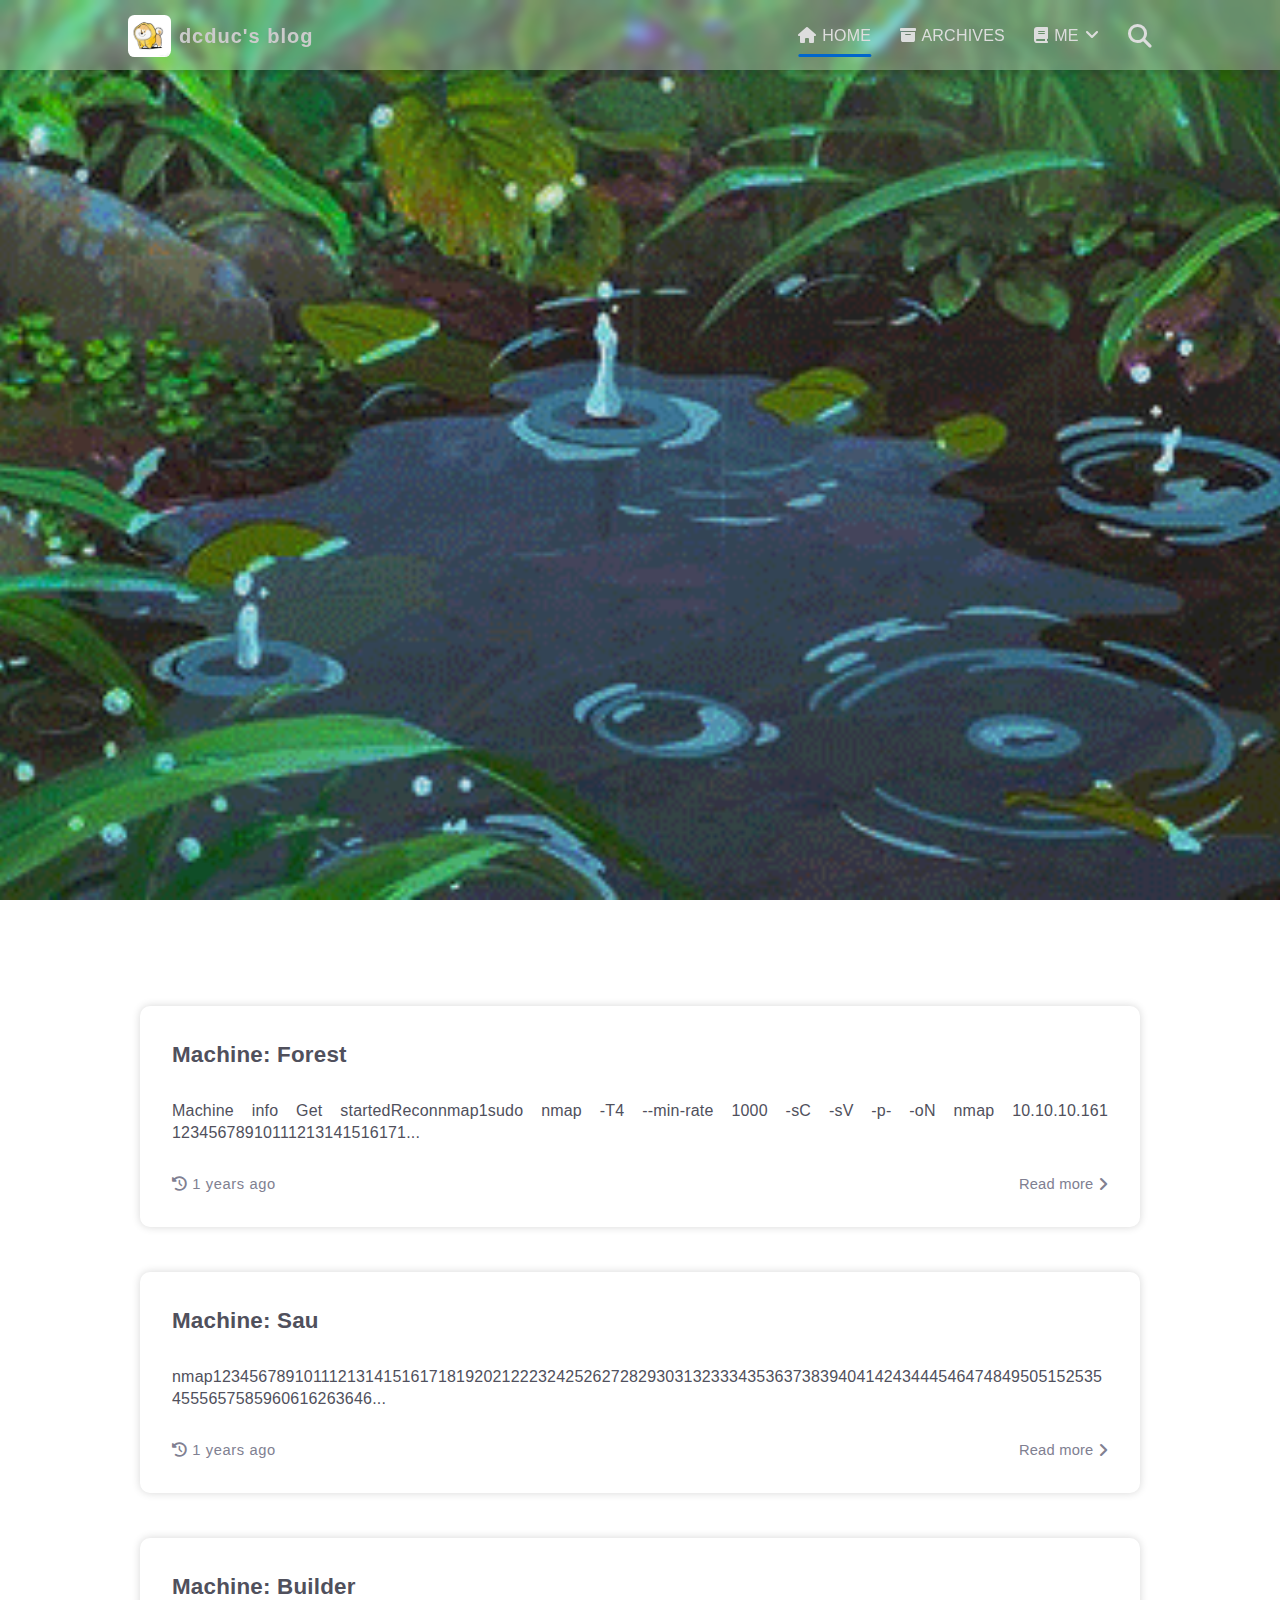
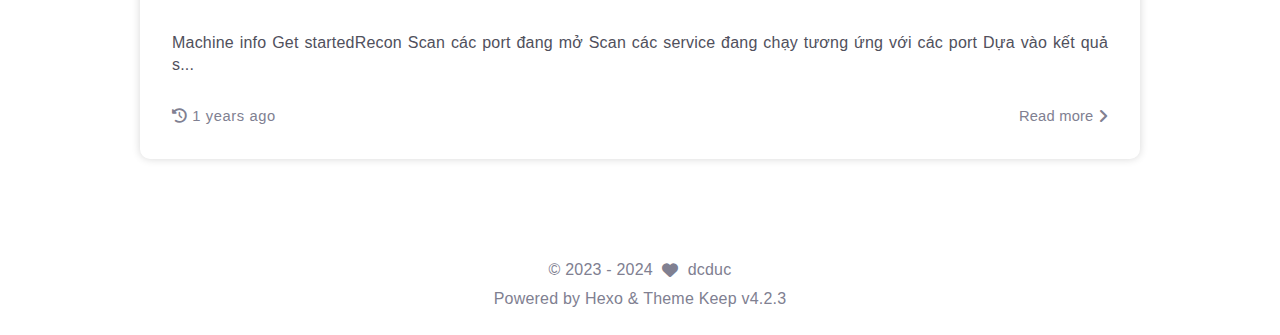
<file: index.html>
<!DOCTYPE html>
<html lang="en">
<head>
    <meta charset="utf-8">
    <meta name="viewport" content="width=device-width, initial-scale=1, maximum-scale=1">
    <meta name="keywords" content="Hexo Theme Keep">
    <meta name="description" content="Hexo Theme Keep">
    <meta name="author" content="dcduc">
    
    <title>
        
        dcduc&#39;s blog
    </title>
    
<link rel="stylesheet" href="/css/style.css">

    
        <link rel="shortcut icon" href="/images/logo.jpg">
    
    
<link rel="stylesheet" href="/font/css/fontawesome.min.css">

    
<link rel="stylesheet" href="/font/css/regular.min.css">

    
<link rel="stylesheet" href="/font/css/solid.min.css">

    
<link rel="stylesheet" href="/font/css/brands.min.css">

    
        
            
        
            
                
<link rel="stylesheet" href="/css/custom-1.css">

            
        
    
    <script class="keep-theme-configurations">
    const KEEP = window.KEEP || {}
    KEEP.hexo_config = {"hostname":"example.com","root":"/","language":"en"}
    KEEP.theme_config = {"base_info":{"primary_color":"#0066cc","title":"dcduc's blog","author":"dcduc","avatar":"/images/avatar.jpg","logo":"/images/logo.jpg","favicon":"/images/logo.jpg"},"menu":{"home":"/                       || fa-solid fa-home","archives":"/archives           || fa-solid fa-box-archive","me":{"icon":"fa-solid fa-book","children":[{"about":"/about                 || fa-solid fa-user-graduate"},{"tools":"/tools                 || fa-solid fa-tools"}]}},"first_screen":{"enable":true,"background_img":"/images/rain.gif","background_img_dark":"/images/bg.gif","description":null,"hitokoto":false},"social_contact":{"enable":false,"links":{"github":null,"weixin":null,"qq":null,"weibo":null,"zhihu":null,"twitter":null,"x":null,"facebook":null,"email":null}},"scroll":{"progress_bar":true,"percent":true,"hide_header":true},"home":{"announcement":null,"category":false,"tag":false,"post_datetime":"updated"},"post":{"author_badge":{"enable":false,"level_badge":true,"custom_badge":["One","Two","Three"]},"word_count":{"wordcount":true,"min2read":true},"datetime_format":"YYYY-MM-DD HH:mm:ss","copyright_info":false,"share":false,"reward":{"enable":false,"img_link":null,"text":null,"icon":null}},"code_block":{"tools":{"enable":true,"style":"mac"},"highlight_theme":"obsidian"},"toc":{"enable":true,"number":true,"expand_all":false,"init_open":true,"layout":"right"},"website_count":{"busuanzi_count":{"enable":true,"site_uv":true,"site_pv":true,"page_pv":true}},"local_search":{"enable":true,"preload":true},"comment":{"enable":false,"use":"valine","valine":{"appid":null,"appkey":null,"server_urls":null,"placeholder":null},"gitalk":{"github_id":null,"github_admins":null,"repository":null,"client_id":null,"client_secret":null,"proxy":null},"twikoo":{"env_id":null,"region":null,"version":"1.6.36"},"waline":{"server_url":null,"reaction":false,"version":"3.2.1"},"giscus":{"repo":null,"repo_id":null,"category":"Announcements","category_id":null,"reactions_enabled":false},"artalk":{"server":null},"disqus":{"shortname":null}},"rss":{"enable":false},"lazyload":{"enable":false},"cdn":{"enable":false,"provider":"cdnjs"},"pjax":{"enable":true},"footer":{"since":2023,"word_count":true,"site_deploy":{"enable":false,"provider":"github","url":null},"record":{"enable":false,"list":[{"code":null,"link":null}]}},"inject":{"enable":true,"css":[null,"/css/custom-1.css"],"js":[null]},"root":"","source_data":{},"version":"4.2.3"}
    KEEP.language_ago = {"second":"%s seconds ago","minute":"%s minutes ago","hour":"%s hours ago","day":"%s days ago","week":"%s weeks ago","month":"%s months ago","year":"%s years ago"}
    KEEP.language_code_block = {"copy":"Copy code","copied":"Copied","fold":"Fold code block","folded":"Folded"}
    KEEP.language_copy_copyright = {"copy":"Copy copyright info","copied":"Copied","title":"Original post title","author":"Original post author","link":"Original post link"}
  </script>
<meta name="generator" content="Hexo 7.3.0"></head>


<body>
<div class="progress-bar-container">
    
        <span class="scroll-progress-bar"></span>
    

    
        <span class="pjax-progress-bar"></span>
        <i class="pjax-progress-icon fas fa-circle-notch fa-spin"></i>
    
</div>



<main class="page-container border-box">
    <!-- home first screen  -->
    
        
<div class="first-screen-container border-box flex-center fade-in-down-animation">
    <div class="first-screen-content border-box">
        <div class="top-placeholder border-box"></div>

        <div class="middle-placeholder border-box">
            
                <div class="description border-box">
                    
                        
                            
                        
                    
                </div>
            

            
        </div>

        <div class="bottom-placeholder border-box">
            
        </div>
    </div>
</div>

    

    <!-- page content -->
    <div class="page-main-content border-box is-home">
        <div class="page-main-content-top">
            
<header class="header-wrapper transparent-1">

    <div class="border-box header-content has-first-screen">
        <div class="left flex-start border-box">
            
                <a class="logo-image border-box" href="/">
                    <img src="/images/logo.jpg">
                </a>
            
            <a class="site-name border-box" href="/">
               dcduc&#39;s blog
            </a>
        </div>

        <div class="right border-box">
            <div class="pc border-box">
                <ul class="menu-list border-box">
                    
                        
                        <li class="menu-item flex-start border-box active">
                            <a class="menu-text-color border-box" href="/">
                                
                                    <i class="menu-text-color menu-icon fa-solid fa-home"></i>
                                
                                HOME
                                
                            </a>
                            
                        </li>
                    
                        
                        <li class="menu-item flex-start border-box">
                            <a class="menu-text-color border-box" href="/archives">
                                
                                    <i class="menu-text-color menu-icon fa-solid fa-box-archive"></i>
                                
                                ARCHIVES
                                
                            </a>
                            
                        </li>
                    
                        
                        <li class="menu-item flex-start border-box has-sub-menu">
                            <a class="menu-text-color border-box" href="javascript:void(0);">
                                
                                    <i class="menu-text-color menu-icon fa-solid fa-book"></i>
                                
                                ME
                                
                                    <i class="menu-text-color collapse-icon fa-solid fa-angle-down"></i>
                                
                            </a>
                            
                                <ul class="sub-menu-list border-box">
                                    
                                        
                                        <li class="sub-menu-item border-box ">
                                            <a class="menu-text-color border-box flex-start" href="/about">
                                                
                                                    <i class="menu-text-color sub-menu-icon fa-solid fa-user-graduate"></i>
                                                
                                                ABOUT
                                            </a>
                                        </li>
                                    
                                        
                                        <li class="sub-menu-item border-box ">
                                            <a class="menu-text-color border-box flex-start" href="/tools">
                                                
                                                    <i class="menu-text-color sub-menu-icon fa-solid fa-tools"></i>
                                                
                                                TOOLS
                                            </a>
                                        </li>
                                    
                                </ul>
                            
                        </li>
                    
                    
                        <li class="menu-item search search-popup-trigger">
                            <i class="menu-text-color fas search fa-search"></i>
                        </li>
                    
                </ul>
            </div>
            <div class="mobile border-box flex-start">
                
                    <div class="icon-item search search-popup-trigger"><i class="fas fa-search"></i></div>
                
                <div class="icon-item menu-bar">
                    <div class="menu-bar-middle"></div>
                </div>
            </div>
        </div>
    </div>

    <div class="header-drawer">
        <ul class="drawer-menu-list border-box">
            
                
                <li class="drawer-menu-item border-box not-sub-menu active">
                    <label class="drawer-menu-label border-box">
                        <a class="drawer-menu-text-color left-side flex-start border-box" href="/">
                            
                                <span class="menu-icon-wrap border-box flex-center">
                                    <i class="drawer-menu-text-color menu-icon fa-solid fa-home"></i>
                                </span>
                            
                            HOME
                        </a>
                        
                    </label>
                    
                </li>
            
                
                <li class="drawer-menu-item border-box not-sub-menu">
                    <label class="drawer-menu-label border-box">
                        <a class="drawer-menu-text-color left-side flex-start border-box" href="/archives">
                            
                                <span class="menu-icon-wrap border-box flex-center">
                                    <i class="drawer-menu-text-color menu-icon fa-solid fa-box-archive"></i>
                                </span>
                            
                            ARCHIVES
                        </a>
                        
                    </label>
                    
                </li>
            
                
                <li class="drawer-menu-item border-box has-sub-menu">
                    <label class="drawer-menu-label border-box">
                        <a class="drawer-menu-text-color left-side flex-start border-box" href="javascript:void(0);">
                            
                                <span class="menu-icon-wrap border-box flex-center">
                                    <i class="drawer-menu-text-color menu-icon fa-solid fa-book"></i>
                                </span>
                            
                            ME
                        </a>
                        
                            <i class="right-side collapse-icon fa-solid fa-angle-left"></i>
                        
                    </label>
                    
                        <ul class="drawer-sub-menu-list border-box">
                            
                                
                                <li class="sub-menu-item border-box">
                                    <a class="drawer-menu-text-color border-box flex-start" href="/about">
                                        
                                            <span class="sub-menu-icon-wrap border-box flex-center">
                                                <i class="drawer-menu-text-color sub-menu-icon fa-solid fa-user-graduate"></i>
                                            </span>
                                        
                                        ABOUT
                                    </a>
                                </li>
                            
                                
                                <li class="sub-menu-item border-box">
                                    <a class="drawer-menu-text-color border-box flex-start" href="/tools">
                                        
                                            <span class="sub-menu-icon-wrap border-box flex-center">
                                                <i class="drawer-menu-text-color sub-menu-icon fa-solid fa-tools"></i>
                                            </span>
                                        
                                        TOOLS
                                    </a>
                                </li>
                            
                        </ul>
                    
                </li>
            
        </ul>
    </div>

    <div class="window-mask"></div>

</header>


        </div>

        <div class="page-main-content-middle border-box">

            <div class="main-content border-box">
                

                    <div class="home-content-container fade-in-down-animation">
    
    <ul class="home-post-list border-box">
        
            <li class="home-post-item">

                

                <div class="home-post-item-bottom border-box">
                    
                    <h3 class="home-post-title border-box">
                        <a href="/2024/10/29/htb-machine-forest/">
                            Machine: Forest
                        </a>
                    </h3>

                    <div class="home-post-content keep-markdown-body">
                        
                            Machine info
Get startedReconnmap1sudo nmap -T4 --min-rate 1000 -sC -sV -p- -oN nmap 10.10.10.161

12345678910111213141516171...
                        
                    </div>

                    

<div class="post-meta-info-container border-box home">
    <div class="post-meta-info border-box">
        
            <span class="meta-info-item border-box">
                <i class="icon fa-solid fa-history"></i>&nbsp;<span class="home-post-history"
                                                                                data-updated="Tue Oct 29 2024 23:22:31 GMT+0700"
                >2024-10-29 23:22:31</span>
            </span>
        

        

        

        

        
        
        
        
    </div>

    
        <a class="home-read-more" href="/2024/10/29/htb-machine-forest/">Read more&nbsp;<i class="icon fas fa-angle-right"></i></a>
    
</div>

                </div>
            </li>
        
            <li class="home-post-item">

                

                <div class="home-post-item-bottom border-box">
                    
                    <h3 class="home-post-title border-box">
                        <a href="/2024/10/29/htb-machine-sau/">
                            Machine: Sau
                        </a>
                    </h3>

                    <div class="home-post-content keep-markdown-body">
                        
                            
nmap123456789101112131415161718192021222324252627282930313233343536373839404142434445464748495051525354555657585960616263646...
                        
                    </div>

                    

<div class="post-meta-info-container border-box home">
    <div class="post-meta-info border-box">
        
            <span class="meta-info-item border-box">
                <i class="icon fa-solid fa-history"></i>&nbsp;<span class="home-post-history"
                                                                                data-updated="Tue Oct 29 2024 23:19:10 GMT+0700"
                >2024-10-29 23:19:10</span>
            </span>
        

        

        

        

        
        
        
        
    </div>

    
        <a class="home-read-more" href="/2024/10/29/htb-machine-sau/">Read more&nbsp;<i class="icon fas fa-angle-right"></i></a>
    
</div>

                </div>
            </li>
        
            <li class="home-post-item">

                

                <div class="home-post-item-bottom border-box">
                    
                    <h3 class="home-post-title border-box">
                        <a href="/2024/10/19/htb-machine-builder/">
                            Machine: Builder
                        </a>
                    </h3>

                    <div class="home-post-content keep-markdown-body">
                        
                            Machine info
Get startedRecon
Scan các port đang mở



Scan các service đang chạy tương ứng với các port



Dựa vào kết quả s...
                        
                    </div>

                    

<div class="post-meta-info-container border-box home">
    <div class="post-meta-info border-box">
        
            <span class="meta-info-item border-box">
                <i class="icon fa-solid fa-history"></i>&nbsp;<span class="home-post-history"
                                                                                data-updated="Tue Oct 29 2024 23:19:04 GMT+0700"
                >2024-10-29 23:19:04</span>
            </span>
        

        

        

        

        
        
        
        
    </div>

    
        <a class="home-read-more" href="/2024/10/19/htb-machine-builder/">Read more&nbsp;<i class="icon fas fa-angle-right"></i></a>
    
</div>

                </div>
            </li>
        
    </ul>
    



</div>


                
            </div>
        </div>

        <div class="page-main-content-bottom border-box">
            
<footer class="footer border-box">
    <div class="copyright-info info-item">
        &copy;&nbsp;<span>2023</span>&nbsp;-&nbsp;2024
        
            &nbsp;<i class="fas fa-heart icon-animate"></i>&nbsp;&nbsp;<a href="/">dcduc</a>
        
    </div>

    <div class="theme-info info-item">
        Powered by&nbsp;<a target="_blank" href="https://hexo.io">Hexo</a>&nbsp;&&nbsp;Theme&nbsp;<a class="keep-version" target="_blank" href="https://github.com/XPoet/hexo-theme-keep">Keep</a>
    </div>

    

    
        <div class="count-info info-item">
            

            
                <span class="count-item border-box uv">
                    <span class="item-type border-box">Unique Visitor</span>
                    <span class="item-value border-box uv" id="busuanzi_value_site_uv"></span>
                </span>
            

            
                <span class="count-item border-box pv">
                    <span class="item-type border-box">Page View</span>
                    <span class="item-value border-box pv" id="busuanzi_value_site_pv"></span>
                </span>
            
        </div>
    

    
</footer>

        </div>
    </div>

    <!-- post tools -->
    

    <!-- side tools -->
    <div class="side-tools">
        <div class="side-tools-container border-box side-tools-show-handle">
    <ul class="side-tools-list side-tools-show-handle border-box">
        <li class="tools-item tool-font-adjust-plus flex-center">
            <i class="fas fa-search-plus"></i>
        </li>

        <li class="tools-item tool-font-adjust-minus flex-center">
            <i class="fas fa-search-minus"></i>
        </li>

        <!-- toggle mode -->
        
            <li class="tools-item tool-toggle-theme-mode flex-center">
                <i class="fas fa-moon"></i>
            </li>
        

        <!-- rss -->
        

        <!-- to bottom -->
        <li class="tools-item tool-scroll-to-bottom flex-center">
            <i class="fas fa-arrow-down"></i>
        </li>
    </ul>

    <ul class="exposed-tools-list border-box">
        

        

        <li class="tools-item tool-toggle-show flex-center">
            <i class="fas fa-cog fa-spin"></i>
        </li>

        <li class="tools-item tool-scroll-to-top flex-center show-arrow">
            <i class="arrow fas fa-arrow-up"></i>
            <span class="percent"></span>
        </li>
    </ul>
</div>

    </div>

    <!-- image mask -->
    <div class="zoom-in-image-mask">
    <img class="zoom-in-image">
</div>


    <!-- local search -->
    
        <div class="search-pop-overlay">
    <div class="popup search-popup">
        <div class="search-header">
          <span class="search-input-field-pre">
            <i class="fas fa-keyboard"></i>
          </span>
            <div class="search-input-container">
                <input autocomplete="off"
                       autocorrect="off"
                       autocapitalize="off"
                       placeholder="Search..."
                       spellcheck="false"
                       type="search"
                       class="search-input"
                >
            </div>
            <span class="close-popup-btn">
                <i class="fas fa-times"></i>
            </span>
        </div>
        <div id="search-result">
            <div id="no-result">
                <i class="fas fa-spinner fa-pulse fa-5x fa-fw"></i>
            </div>
        </div>
    </div>
</div>

    

    <!-- tablet toc -->
    
</main>






<!-- common js -->

<script src="/js/utils.js"></script>

<script src="/js/header-shrink.js"></script>

<script src="/js/back2top.js"></script>

<script src="/js/toggle-theme.js"></script>

<script src="/js/code-block.js"></script>

<script src="/js/main.js"></script>

<script src="/js/libs/anime.min.js"></script>


<!-- local search -->

    
<script src="/js/local-search.js"></script>



<!-- lazyload -->


<div class="pjax">
    <!-- home page -->
    
        
<script src="/js/page/home-page.js"></script>

    

    <!-- post page -->
    

    <!-- categories page -->
    

    <!-- links page -->
    

    <!-- photos page -->
    

    <!-- tools page -->
    
</div>

<!-- mermaid -->


<!-- pjax -->

    
<script src="/js/libs/pjax.min.js"></script>

<script>
    window.addEventListener('DOMContentLoaded', () => {
        window.pjax = new Pjax({
            selectors: [
                'head title',
                '.page-container',
                '.pjax'
            ],
            history: true,
            debug: false,
            cacheBust: false,
            timeout: 0,
            analytics: false,
            currentUrlFullReload: false,
            scrollRestoration: false,
        });

        document.addEventListener('pjax:send', () => {
            KEEP.utils.pjaxProgressBarStart()
        });

        document.addEventListener('pjax:complete', () => {
            KEEP.utils.pjaxProgressBarEnd()
            window.pjax.executeScripts(document.querySelectorAll('script[data-pjax], .pjax script'))
            KEEP.initExecute()
        });
    });
</script>




    
        
    

</body>
</html>
</file>
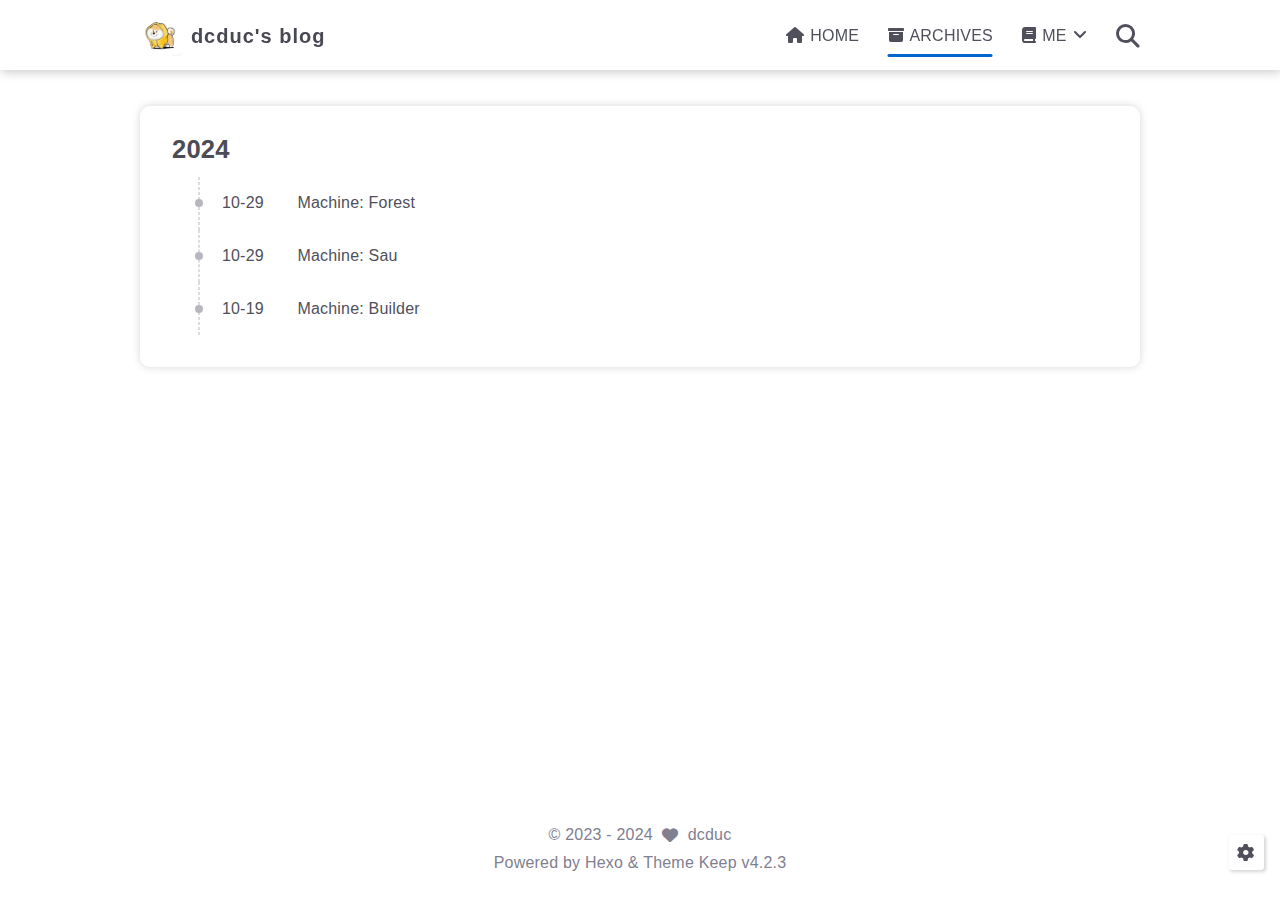
<file: archives/index.html>
<!DOCTYPE html>
<html lang="en">
<head>
    <meta charset="utf-8">
    <meta name="viewport" content="width=device-width, initial-scale=1, maximum-scale=1">
    <meta name="keywords" content="Hexo Theme Keep">
    <meta name="description" content="Hexo Theme Keep">
    <meta name="author" content="dcduc">
    
    <title>
        
            Archive |
        
        dcduc&#39;s blog
    </title>
    
<link rel="stylesheet" href="/css/style.css">

    
        <link rel="shortcut icon" href="/images/logo.jpg">
    
    
<link rel="stylesheet" href="/font/css/fontawesome.min.css">

    
<link rel="stylesheet" href="/font/css/regular.min.css">

    
<link rel="stylesheet" href="/font/css/solid.min.css">

    
<link rel="stylesheet" href="/font/css/brands.min.css">

    
        
            
        
            
                
<link rel="stylesheet" href="/css/custom-1.css">

            
        
    
    <script class="keep-theme-configurations">
    const KEEP = window.KEEP || {}
    KEEP.hexo_config = {"hostname":"example.com","root":"/","language":"en"}
    KEEP.theme_config = {"base_info":{"primary_color":"#0066cc","title":"dcduc's blog","author":"dcduc","avatar":"/images/avatar.jpg","logo":"/images/logo.jpg","favicon":"/images/logo.jpg"},"menu":{"home":"/                       || fa-solid fa-home","archives":"/archives           || fa-solid fa-box-archive","me":{"icon":"fa-solid fa-book","children":[{"about":"/about                 || fa-solid fa-user-graduate"},{"tools":"/tools                 || fa-solid fa-tools"}]}},"first_screen":{"enable":true,"background_img":"/images/rain.gif","background_img_dark":"/images/bg.gif","description":null,"hitokoto":false},"social_contact":{"enable":false,"links":{"github":null,"weixin":null,"qq":null,"weibo":null,"zhihu":null,"twitter":null,"x":null,"facebook":null,"email":null}},"scroll":{"progress_bar":true,"percent":true,"hide_header":true},"home":{"announcement":null,"category":false,"tag":false,"post_datetime":"updated"},"post":{"author_badge":{"enable":false,"level_badge":true,"custom_badge":["One","Two","Three"]},"word_count":{"wordcount":true,"min2read":true},"datetime_format":"YYYY-MM-DD HH:mm:ss","copyright_info":false,"share":false,"reward":{"enable":false,"img_link":null,"text":null,"icon":null}},"code_block":{"tools":{"enable":true,"style":"mac"},"highlight_theme":"obsidian"},"toc":{"enable":true,"number":true,"expand_all":false,"init_open":true,"layout":"right"},"website_count":{"busuanzi_count":{"enable":true,"site_uv":true,"site_pv":true,"page_pv":true}},"local_search":{"enable":true,"preload":true},"comment":{"enable":false,"use":"valine","valine":{"appid":null,"appkey":null,"server_urls":null,"placeholder":null},"gitalk":{"github_id":null,"github_admins":null,"repository":null,"client_id":null,"client_secret":null,"proxy":null},"twikoo":{"env_id":null,"region":null,"version":"1.6.36"},"waline":{"server_url":null,"reaction":false,"version":"3.2.1"},"giscus":{"repo":null,"repo_id":null,"category":"Announcements","category_id":null,"reactions_enabled":false},"artalk":{"server":null},"disqus":{"shortname":null}},"rss":{"enable":false},"lazyload":{"enable":false},"cdn":{"enable":false,"provider":"cdnjs"},"pjax":{"enable":true},"footer":{"since":2023,"word_count":true,"site_deploy":{"enable":false,"provider":"github","url":null},"record":{"enable":false,"list":[{"code":null,"link":null}]}},"inject":{"enable":true,"css":[null,"/css/custom-1.css"],"js":[null]},"root":"","source_data":{},"version":"4.2.3"}
    KEEP.language_ago = {"second":"%s seconds ago","minute":"%s minutes ago","hour":"%s hours ago","day":"%s days ago","week":"%s weeks ago","month":"%s months ago","year":"%s years ago"}
    KEEP.language_code_block = {"copy":"Copy code","copied":"Copied","fold":"Fold code block","folded":"Folded"}
    KEEP.language_copy_copyright = {"copy":"Copy copyright info","copied":"Copied","title":"Original post title","author":"Original post author","link":"Original post link"}
  </script>
<meta name="generator" content="Hexo 7.3.0"></head>


<body>
<div class="progress-bar-container">
    
        <span class="scroll-progress-bar"></span>
    

    
        <span class="pjax-progress-bar"></span>
        <i class="pjax-progress-icon fas fa-circle-notch fa-spin"></i>
    
</div>



<main class="page-container border-box">
    <!-- home first screen  -->
    

    <!-- page content -->
    <div class="page-main-content border-box">
        <div class="page-main-content-top">
            
<header class="header-wrapper">

    <div class="border-box header-content">
        <div class="left flex-start border-box">
            
                <a class="logo-image border-box" href="/">
                    <img src="/images/logo.jpg">
                </a>
            
            <a class="site-name border-box" href="/">
               dcduc&#39;s blog
            </a>
        </div>

        <div class="right border-box">
            <div class="pc border-box">
                <ul class="menu-list border-box">
                    
                        
                        <li class="menu-item flex-start border-box">
                            <a class="menu-text-color border-box" href="/">
                                
                                    <i class="menu-text-color menu-icon fa-solid fa-home"></i>
                                
                                HOME
                                
                            </a>
                            
                        </li>
                    
                        
                        <li class="menu-item flex-start border-box active">
                            <a class="menu-text-color border-box" href="/archives">
                                
                                    <i class="menu-text-color menu-icon fa-solid fa-box-archive"></i>
                                
                                ARCHIVES
                                
                            </a>
                            
                        </li>
                    
                        
                        <li class="menu-item flex-start border-box has-sub-menu">
                            <a class="menu-text-color border-box" href="javascript:void(0);">
                                
                                    <i class="menu-text-color menu-icon fa-solid fa-book"></i>
                                
                                ME
                                
                                    <i class="menu-text-color collapse-icon fa-solid fa-angle-down"></i>
                                
                            </a>
                            
                                <ul class="sub-menu-list border-box">
                                    
                                        
                                        <li class="sub-menu-item border-box ">
                                            <a class="menu-text-color border-box flex-start" href="/about">
                                                
                                                    <i class="menu-text-color sub-menu-icon fa-solid fa-user-graduate"></i>
                                                
                                                ABOUT
                                            </a>
                                        </li>
                                    
                                        
                                        <li class="sub-menu-item border-box ">
                                            <a class="menu-text-color border-box flex-start" href="/tools">
                                                
                                                    <i class="menu-text-color sub-menu-icon fa-solid fa-tools"></i>
                                                
                                                TOOLS
                                            </a>
                                        </li>
                                    
                                </ul>
                            
                        </li>
                    
                    
                        <li class="menu-item search search-popup-trigger">
                            <i class="menu-text-color fas search fa-search"></i>
                        </li>
                    
                </ul>
            </div>
            <div class="mobile border-box flex-start">
                
                    <div class="icon-item search search-popup-trigger"><i class="fas fa-search"></i></div>
                
                <div class="icon-item menu-bar">
                    <div class="menu-bar-middle"></div>
                </div>
            </div>
        </div>
    </div>

    <div class="header-drawer">
        <ul class="drawer-menu-list border-box">
            
                
                <li class="drawer-menu-item border-box not-sub-menu">
                    <label class="drawer-menu-label border-box">
                        <a class="drawer-menu-text-color left-side flex-start border-box" href="/">
                            
                                <span class="menu-icon-wrap border-box flex-center">
                                    <i class="drawer-menu-text-color menu-icon fa-solid fa-home"></i>
                                </span>
                            
                            HOME
                        </a>
                        
                    </label>
                    
                </li>
            
                
                <li class="drawer-menu-item border-box not-sub-menu active">
                    <label class="drawer-menu-label border-box">
                        <a class="drawer-menu-text-color left-side flex-start border-box" href="/archives">
                            
                                <span class="menu-icon-wrap border-box flex-center">
                                    <i class="drawer-menu-text-color menu-icon fa-solid fa-box-archive"></i>
                                </span>
                            
                            ARCHIVES
                        </a>
                        
                    </label>
                    
                </li>
            
                
                <li class="drawer-menu-item border-box has-sub-menu">
                    <label class="drawer-menu-label border-box">
                        <a class="drawer-menu-text-color left-side flex-start border-box" href="javascript:void(0);">
                            
                                <span class="menu-icon-wrap border-box flex-center">
                                    <i class="drawer-menu-text-color menu-icon fa-solid fa-book"></i>
                                </span>
                            
                            ME
                        </a>
                        
                            <i class="right-side collapse-icon fa-solid fa-angle-left"></i>
                        
                    </label>
                    
                        <ul class="drawer-sub-menu-list border-box">
                            
                                
                                <li class="sub-menu-item border-box">
                                    <a class="drawer-menu-text-color border-box flex-start" href="/about">
                                        
                                            <span class="sub-menu-icon-wrap border-box flex-center">
                                                <i class="drawer-menu-text-color sub-menu-icon fa-solid fa-user-graduate"></i>
                                            </span>
                                        
                                        ABOUT
                                    </a>
                                </li>
                            
                                
                                <li class="sub-menu-item border-box">
                                    <a class="drawer-menu-text-color border-box flex-start" href="/tools">
                                        
                                            <span class="sub-menu-icon-wrap border-box flex-center">
                                                <i class="drawer-menu-text-color sub-menu-icon fa-solid fa-tools"></i>
                                            </span>
                                        
                                        TOOLS
                                    </a>
                                </li>
                            
                        </ul>
                    
                </li>
            
        </ul>
    </div>

    <div class="window-mask"></div>

</header>


        </div>

        <div class="page-main-content-middle border-box">

            <div class="main-content border-box">
                

                    <div class="fade-in-down-animation">
    <div class="archives-container">
        <div class="archives-timeline border-box">
            
<div class="archive-list-container border-box">
    
        <section class="archive-item border-box">
            <div class="archive-item-header border-box">
                <span class="archive-year">2024</span>
            </div>
            <ul class="archive-item-body border-box">
                
                    <li class="post-item border-box">
                        <span class="starting-point border-box flex-center"></span>
                        <span class="post-date border-box">10-29</span>
                        <a class="post-title border-box text-ellipsis"
                           href="/2024/10/29/htb-machine-forest/"
                        >Machine: Forest</a>
                    </li>
                
                    <li class="post-item border-box">
                        <span class="starting-point border-box flex-center"></span>
                        <span class="post-date border-box">10-29</span>
                        <a class="post-title border-box text-ellipsis"
                           href="/2024/10/29/htb-machine-sau/"
                        >Machine: Sau</a>
                    </li>
                
                    <li class="post-item border-box">
                        <span class="starting-point border-box flex-center"></span>
                        <span class="post-date border-box">10-19</span>
                        <a class="post-title border-box text-ellipsis"
                           href="/2024/10/19/htb-machine-builder/"
                        >Machine: Builder</a>
                    </li>
                
            </ul>
        </section>
    
</div>

        </div>
    </div>
    



</div>


                
            </div>
        </div>

        <div class="page-main-content-bottom border-box">
            
<footer class="footer border-box">
    <div class="copyright-info info-item">
        &copy;&nbsp;<span>2023</span>&nbsp;-&nbsp;2024
        
            &nbsp;<i class="fas fa-heart icon-animate"></i>&nbsp;&nbsp;<a href="/">dcduc</a>
        
    </div>

    <div class="theme-info info-item">
        Powered by&nbsp;<a target="_blank" href="https://hexo.io">Hexo</a>&nbsp;&&nbsp;Theme&nbsp;<a class="keep-version" target="_blank" href="https://github.com/XPoet/hexo-theme-keep">Keep</a>
    </div>

    

    
        <div class="count-info info-item">
            

            
                <span class="count-item border-box uv">
                    <span class="item-type border-box">Unique Visitor</span>
                    <span class="item-value border-box uv" id="busuanzi_value_site_uv"></span>
                </span>
            

            
                <span class="count-item border-box pv">
                    <span class="item-type border-box">Page View</span>
                    <span class="item-value border-box pv" id="busuanzi_value_site_pv"></span>
                </span>
            
        </div>
    

    
</footer>

        </div>
    </div>

    <!-- post tools -->
    

    <!-- side tools -->
    <div class="side-tools">
        <div class="side-tools-container border-box ">
    <ul class="side-tools-list side-tools-show-handle border-box">
        <li class="tools-item tool-font-adjust-plus flex-center">
            <i class="fas fa-search-plus"></i>
        </li>

        <li class="tools-item tool-font-adjust-minus flex-center">
            <i class="fas fa-search-minus"></i>
        </li>

        <!-- toggle mode -->
        
            <li class="tools-item tool-toggle-theme-mode flex-center">
                <i class="fas fa-moon"></i>
            </li>
        

        <!-- rss -->
        

        <!-- to bottom -->
        <li class="tools-item tool-scroll-to-bottom flex-center">
            <i class="fas fa-arrow-down"></i>
        </li>
    </ul>

    <ul class="exposed-tools-list border-box">
        

        

        <li class="tools-item tool-toggle-show flex-center">
            <i class="fas fa-cog fa-spin"></i>
        </li>

        <li class="tools-item tool-scroll-to-top flex-center show-arrow">
            <i class="arrow fas fa-arrow-up"></i>
            <span class="percent"></span>
        </li>
    </ul>
</div>

    </div>

    <!-- image mask -->
    <div class="zoom-in-image-mask">
    <img class="zoom-in-image">
</div>


    <!-- local search -->
    
        <div class="search-pop-overlay">
    <div class="popup search-popup">
        <div class="search-header">
          <span class="search-input-field-pre">
            <i class="fas fa-keyboard"></i>
          </span>
            <div class="search-input-container">
                <input autocomplete="off"
                       autocorrect="off"
                       autocapitalize="off"
                       placeholder="Search..."
                       spellcheck="false"
                       type="search"
                       class="search-input"
                >
            </div>
            <span class="close-popup-btn">
                <i class="fas fa-times"></i>
            </span>
        </div>
        <div id="search-result">
            <div id="no-result">
                <i class="fas fa-spinner fa-pulse fa-5x fa-fw"></i>
            </div>
        </div>
    </div>
</div>

    

    <!-- tablet toc -->
    
</main>






<!-- common js -->

<script src="/js/utils.js"></script>

<script src="/js/header-shrink.js"></script>

<script src="/js/back2top.js"></script>

<script src="/js/toggle-theme.js"></script>

<script src="/js/code-block.js"></script>

<script src="/js/main.js"></script>

<script src="/js/libs/anime.min.js"></script>


<!-- local search -->

    
<script src="/js/local-search.js"></script>



<!-- lazyload -->


<div class="pjax">
    <!-- home page -->
    

    <!-- post page -->
    

    <!-- categories page -->
    

    <!-- links page -->
    

    <!-- photos page -->
    

    <!-- tools page -->
    
</div>

<!-- mermaid -->


<!-- pjax -->

    
<script src="/js/libs/pjax.min.js"></script>

<script>
    window.addEventListener('DOMContentLoaded', () => {
        window.pjax = new Pjax({
            selectors: [
                'head title',
                '.page-container',
                '.pjax'
            ],
            history: true,
            debug: false,
            cacheBust: false,
            timeout: 0,
            analytics: false,
            currentUrlFullReload: false,
            scrollRestoration: false,
        });

        document.addEventListener('pjax:send', () => {
            KEEP.utils.pjaxProgressBarStart()
        });

        document.addEventListener('pjax:complete', () => {
            KEEP.utils.pjaxProgressBarEnd()
            window.pjax.executeScripts(document.querySelectorAll('script[data-pjax], .pjax script'))
            KEEP.initExecute()
        });
    });
</script>




    
        
    

</body>
</html>
</file>
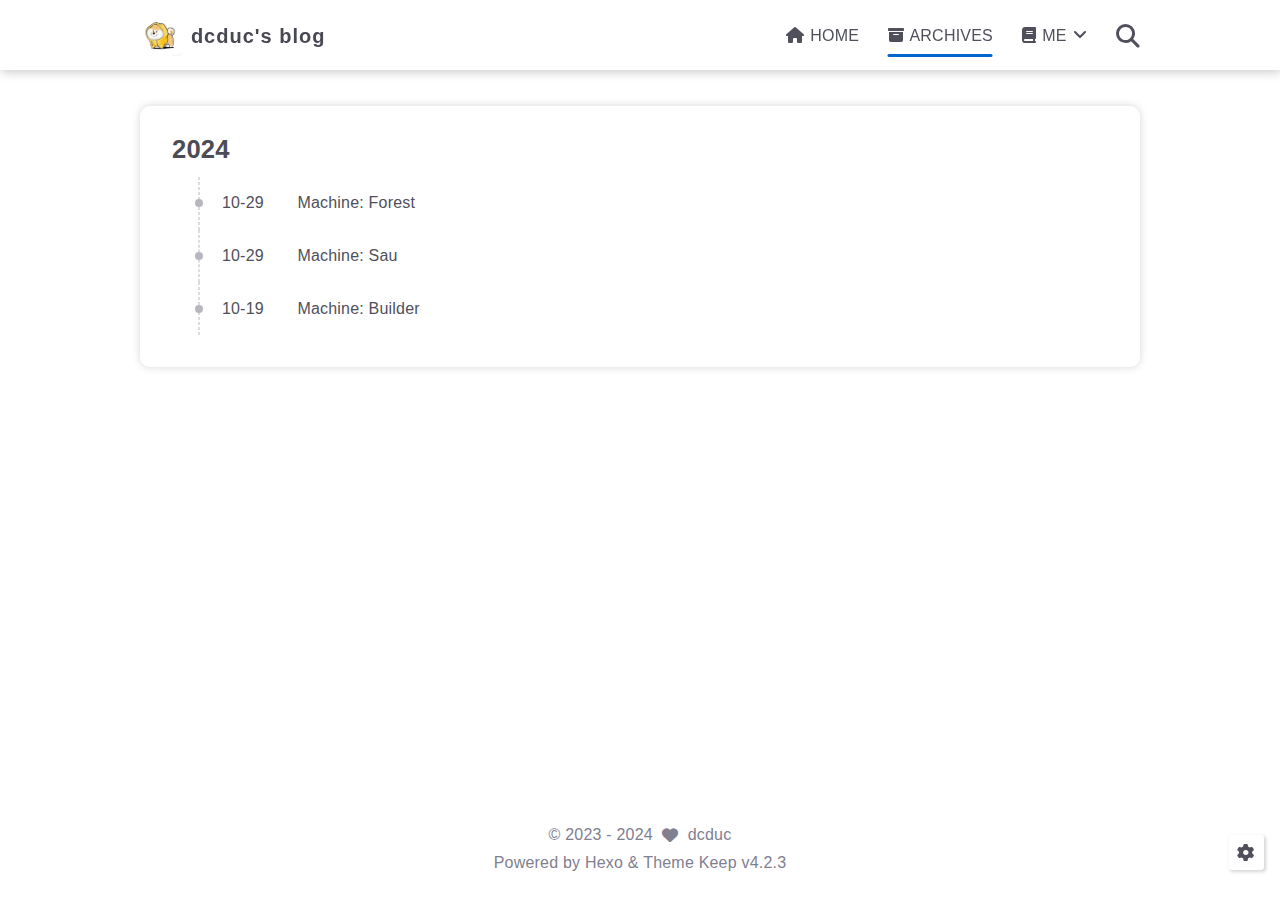
<file: archives/2024/index.html>
<!DOCTYPE html>
<html lang="en">
<head>
    <meta charset="utf-8">
    <meta name="viewport" content="width=device-width, initial-scale=1, maximum-scale=1">
    <meta name="keywords" content="Hexo Theme Keep">
    <meta name="description" content="Hexo Theme Keep">
    <meta name="author" content="dcduc">
    
    <title>
        
            Archive: 2024 |
        
        dcduc&#39;s blog
    </title>
    
<link rel="stylesheet" href="/css/style.css">

    
        <link rel="shortcut icon" href="/images/logo.jpg">
    
    
<link rel="stylesheet" href="/font/css/fontawesome.min.css">

    
<link rel="stylesheet" href="/font/css/regular.min.css">

    
<link rel="stylesheet" href="/font/css/solid.min.css">

    
<link rel="stylesheet" href="/font/css/brands.min.css">

    
        
            
        
            
                
<link rel="stylesheet" href="/css/custom-1.css">

            
        
    
    <script class="keep-theme-configurations">
    const KEEP = window.KEEP || {}
    KEEP.hexo_config = {"hostname":"example.com","root":"/","language":"en"}
    KEEP.theme_config = {"base_info":{"primary_color":"#0066cc","title":"dcduc's blog","author":"dcduc","avatar":"/images/avatar.jpg","logo":"/images/logo.jpg","favicon":"/images/logo.jpg"},"menu":{"home":"/                       || fa-solid fa-home","archives":"/archives           || fa-solid fa-box-archive","me":{"icon":"fa-solid fa-book","children":[{"about":"/about                 || fa-solid fa-user-graduate"},{"tools":"/tools                 || fa-solid fa-tools"}]}},"first_screen":{"enable":true,"background_img":"/images/rain.gif","background_img_dark":"/images/bg.gif","description":null,"hitokoto":false},"social_contact":{"enable":false,"links":{"github":null,"weixin":null,"qq":null,"weibo":null,"zhihu":null,"twitter":null,"x":null,"facebook":null,"email":null}},"scroll":{"progress_bar":true,"percent":true,"hide_header":true},"home":{"announcement":null,"category":false,"tag":false,"post_datetime":"updated"},"post":{"author_badge":{"enable":false,"level_badge":true,"custom_badge":["One","Two","Three"]},"word_count":{"wordcount":true,"min2read":true},"datetime_format":"YYYY-MM-DD HH:mm:ss","copyright_info":false,"share":false,"reward":{"enable":false,"img_link":null,"text":null,"icon":null}},"code_block":{"tools":{"enable":true,"style":"mac"},"highlight_theme":"obsidian"},"toc":{"enable":true,"number":true,"expand_all":false,"init_open":true,"layout":"right"},"website_count":{"busuanzi_count":{"enable":true,"site_uv":true,"site_pv":true,"page_pv":true}},"local_search":{"enable":true,"preload":true},"comment":{"enable":false,"use":"valine","valine":{"appid":null,"appkey":null,"server_urls":null,"placeholder":null},"gitalk":{"github_id":null,"github_admins":null,"repository":null,"client_id":null,"client_secret":null,"proxy":null},"twikoo":{"env_id":null,"region":null,"version":"1.6.36"},"waline":{"server_url":null,"reaction":false,"version":"3.2.1"},"giscus":{"repo":null,"repo_id":null,"category":"Announcements","category_id":null,"reactions_enabled":false},"artalk":{"server":null},"disqus":{"shortname":null}},"rss":{"enable":false},"lazyload":{"enable":false},"cdn":{"enable":false,"provider":"cdnjs"},"pjax":{"enable":true},"footer":{"since":2023,"word_count":true,"site_deploy":{"enable":false,"provider":"github","url":null},"record":{"enable":false,"list":[{"code":null,"link":null}]}},"inject":{"enable":true,"css":[null,"/css/custom-1.css"],"js":[null]},"root":"","source_data":{},"version":"4.2.3"}
    KEEP.language_ago = {"second":"%s seconds ago","minute":"%s minutes ago","hour":"%s hours ago","day":"%s days ago","week":"%s weeks ago","month":"%s months ago","year":"%s years ago"}
    KEEP.language_code_block = {"copy":"Copy code","copied":"Copied","fold":"Fold code block","folded":"Folded"}
    KEEP.language_copy_copyright = {"copy":"Copy copyright info","copied":"Copied","title":"Original post title","author":"Original post author","link":"Original post link"}
  </script>
<meta name="generator" content="Hexo 7.3.0"></head>


<body>
<div class="progress-bar-container">
    
        <span class="scroll-progress-bar"></span>
    

    
        <span class="pjax-progress-bar"></span>
        <i class="pjax-progress-icon fas fa-circle-notch fa-spin"></i>
    
</div>



<main class="page-container border-box">
    <!-- home first screen  -->
    

    <!-- page content -->
    <div class="page-main-content border-box">
        <div class="page-main-content-top">
            
<header class="header-wrapper">

    <div class="border-box header-content">
        <div class="left flex-start border-box">
            
                <a class="logo-image border-box" href="/">
                    <img src="/images/logo.jpg">
                </a>
            
            <a class="site-name border-box" href="/">
               dcduc&#39;s blog
            </a>
        </div>

        <div class="right border-box">
            <div class="pc border-box">
                <ul class="menu-list border-box">
                    
                        
                        <li class="menu-item flex-start border-box">
                            <a class="menu-text-color border-box" href="/">
                                
                                    <i class="menu-text-color menu-icon fa-solid fa-home"></i>
                                
                                HOME
                                
                            </a>
                            
                        </li>
                    
                        
                        <li class="menu-item flex-start border-box active">
                            <a class="menu-text-color border-box" href="/archives">
                                
                                    <i class="menu-text-color menu-icon fa-solid fa-box-archive"></i>
                                
                                ARCHIVES
                                
                            </a>
                            
                        </li>
                    
                        
                        <li class="menu-item flex-start border-box has-sub-menu">
                            <a class="menu-text-color border-box" href="javascript:void(0);">
                                
                                    <i class="menu-text-color menu-icon fa-solid fa-book"></i>
                                
                                ME
                                
                                    <i class="menu-text-color collapse-icon fa-solid fa-angle-down"></i>
                                
                            </a>
                            
                                <ul class="sub-menu-list border-box">
                                    
                                        
                                        <li class="sub-menu-item border-box ">
                                            <a class="menu-text-color border-box flex-start" href="/about">
                                                
                                                    <i class="menu-text-color sub-menu-icon fa-solid fa-user-graduate"></i>
                                                
                                                ABOUT
                                            </a>
                                        </li>
                                    
                                        
                                        <li class="sub-menu-item border-box ">
                                            <a class="menu-text-color border-box flex-start" href="/tools">
                                                
                                                    <i class="menu-text-color sub-menu-icon fa-solid fa-tools"></i>
                                                
                                                TOOLS
                                            </a>
                                        </li>
                                    
                                </ul>
                            
                        </li>
                    
                    
                        <li class="menu-item search search-popup-trigger">
                            <i class="menu-text-color fas search fa-search"></i>
                        </li>
                    
                </ul>
            </div>
            <div class="mobile border-box flex-start">
                
                    <div class="icon-item search search-popup-trigger"><i class="fas fa-search"></i></div>
                
                <div class="icon-item menu-bar">
                    <div class="menu-bar-middle"></div>
                </div>
            </div>
        </div>
    </div>

    <div class="header-drawer">
        <ul class="drawer-menu-list border-box">
            
                
                <li class="drawer-menu-item border-box not-sub-menu">
                    <label class="drawer-menu-label border-box">
                        <a class="drawer-menu-text-color left-side flex-start border-box" href="/">
                            
                                <span class="menu-icon-wrap border-box flex-center">
                                    <i class="drawer-menu-text-color menu-icon fa-solid fa-home"></i>
                                </span>
                            
                            HOME
                        </a>
                        
                    </label>
                    
                </li>
            
                
                <li class="drawer-menu-item border-box not-sub-menu active">
                    <label class="drawer-menu-label border-box">
                        <a class="drawer-menu-text-color left-side flex-start border-box" href="/archives">
                            
                                <span class="menu-icon-wrap border-box flex-center">
                                    <i class="drawer-menu-text-color menu-icon fa-solid fa-box-archive"></i>
                                </span>
                            
                            ARCHIVES
                        </a>
                        
                    </label>
                    
                </li>
            
                
                <li class="drawer-menu-item border-box has-sub-menu">
                    <label class="drawer-menu-label border-box">
                        <a class="drawer-menu-text-color left-side flex-start border-box" href="javascript:void(0);">
                            
                                <span class="menu-icon-wrap border-box flex-center">
                                    <i class="drawer-menu-text-color menu-icon fa-solid fa-book"></i>
                                </span>
                            
                            ME
                        </a>
                        
                            <i class="right-side collapse-icon fa-solid fa-angle-left"></i>
                        
                    </label>
                    
                        <ul class="drawer-sub-menu-list border-box">
                            
                                
                                <li class="sub-menu-item border-box">
                                    <a class="drawer-menu-text-color border-box flex-start" href="/about">
                                        
                                            <span class="sub-menu-icon-wrap border-box flex-center">
                                                <i class="drawer-menu-text-color sub-menu-icon fa-solid fa-user-graduate"></i>
                                            </span>
                                        
                                        ABOUT
                                    </a>
                                </li>
                            
                                
                                <li class="sub-menu-item border-box">
                                    <a class="drawer-menu-text-color border-box flex-start" href="/tools">
                                        
                                            <span class="sub-menu-icon-wrap border-box flex-center">
                                                <i class="drawer-menu-text-color sub-menu-icon fa-solid fa-tools"></i>
                                            </span>
                                        
                                        TOOLS
                                    </a>
                                </li>
                            
                        </ul>
                    
                </li>
            
        </ul>
    </div>

    <div class="window-mask"></div>

</header>


        </div>

        <div class="page-main-content-middle border-box">

            <div class="main-content border-box">
                

                    <div class="fade-in-down-animation">
    <div class="archives-container">
        <div class="archives-timeline border-box">
            
<div class="archive-list-container border-box">
    
        <section class="archive-item border-box">
            <div class="archive-item-header border-box">
                <span class="archive-year">2024</span>
            </div>
            <ul class="archive-item-body border-box">
                
                    <li class="post-item border-box">
                        <span class="starting-point border-box flex-center"></span>
                        <span class="post-date border-box">10-29</span>
                        <a class="post-title border-box text-ellipsis"
                           href="/2024/10/29/htb-machine-forest/"
                        >Machine: Forest</a>
                    </li>
                
                    <li class="post-item border-box">
                        <span class="starting-point border-box flex-center"></span>
                        <span class="post-date border-box">10-29</span>
                        <a class="post-title border-box text-ellipsis"
                           href="/2024/10/29/htb-machine-sau/"
                        >Machine: Sau</a>
                    </li>
                
                    <li class="post-item border-box">
                        <span class="starting-point border-box flex-center"></span>
                        <span class="post-date border-box">10-19</span>
                        <a class="post-title border-box text-ellipsis"
                           href="/2024/10/19/htb-machine-builder/"
                        >Machine: Builder</a>
                    </li>
                
            </ul>
        </section>
    
</div>

        </div>
    </div>
    



</div>


                
            </div>
        </div>

        <div class="page-main-content-bottom border-box">
            
<footer class="footer border-box">
    <div class="copyright-info info-item">
        &copy;&nbsp;<span>2023</span>&nbsp;-&nbsp;2024
        
            &nbsp;<i class="fas fa-heart icon-animate"></i>&nbsp;&nbsp;<a href="/">dcduc</a>
        
    </div>

    <div class="theme-info info-item">
        Powered by&nbsp;<a target="_blank" href="https://hexo.io">Hexo</a>&nbsp;&&nbsp;Theme&nbsp;<a class="keep-version" target="_blank" href="https://github.com/XPoet/hexo-theme-keep">Keep</a>
    </div>

    

    
        <div class="count-info info-item">
            

            
                <span class="count-item border-box uv">
                    <span class="item-type border-box">Unique Visitor</span>
                    <span class="item-value border-box uv" id="busuanzi_value_site_uv"></span>
                </span>
            

            
                <span class="count-item border-box pv">
                    <span class="item-type border-box">Page View</span>
                    <span class="item-value border-box pv" id="busuanzi_value_site_pv"></span>
                </span>
            
        </div>
    

    
</footer>

        </div>
    </div>

    <!-- post tools -->
    

    <!-- side tools -->
    <div class="side-tools">
        <div class="side-tools-container border-box ">
    <ul class="side-tools-list side-tools-show-handle border-box">
        <li class="tools-item tool-font-adjust-plus flex-center">
            <i class="fas fa-search-plus"></i>
        </li>

        <li class="tools-item tool-font-adjust-minus flex-center">
            <i class="fas fa-search-minus"></i>
        </li>

        <!-- toggle mode -->
        
            <li class="tools-item tool-toggle-theme-mode flex-center">
                <i class="fas fa-moon"></i>
            </li>
        

        <!-- rss -->
        

        <!-- to bottom -->
        <li class="tools-item tool-scroll-to-bottom flex-center">
            <i class="fas fa-arrow-down"></i>
        </li>
    </ul>

    <ul class="exposed-tools-list border-box">
        

        

        <li class="tools-item tool-toggle-show flex-center">
            <i class="fas fa-cog fa-spin"></i>
        </li>

        <li class="tools-item tool-scroll-to-top flex-center show-arrow">
            <i class="arrow fas fa-arrow-up"></i>
            <span class="percent"></span>
        </li>
    </ul>
</div>

    </div>

    <!-- image mask -->
    <div class="zoom-in-image-mask">
    <img class="zoom-in-image">
</div>


    <!-- local search -->
    
        <div class="search-pop-overlay">
    <div class="popup search-popup">
        <div class="search-header">
          <span class="search-input-field-pre">
            <i class="fas fa-keyboard"></i>
          </span>
            <div class="search-input-container">
                <input autocomplete="off"
                       autocorrect="off"
                       autocapitalize="off"
                       placeholder="Search..."
                       spellcheck="false"
                       type="search"
                       class="search-input"
                >
            </div>
            <span class="close-popup-btn">
                <i class="fas fa-times"></i>
            </span>
        </div>
        <div id="search-result">
            <div id="no-result">
                <i class="fas fa-spinner fa-pulse fa-5x fa-fw"></i>
            </div>
        </div>
    </div>
</div>

    

    <!-- tablet toc -->
    
</main>






<!-- common js -->

<script src="/js/utils.js"></script>

<script src="/js/header-shrink.js"></script>

<script src="/js/back2top.js"></script>

<script src="/js/toggle-theme.js"></script>

<script src="/js/code-block.js"></script>

<script src="/js/main.js"></script>

<script src="/js/libs/anime.min.js"></script>


<!-- local search -->

    
<script src="/js/local-search.js"></script>



<!-- lazyload -->


<div class="pjax">
    <!-- home page -->
    

    <!-- post page -->
    

    <!-- categories page -->
    

    <!-- links page -->
    

    <!-- photos page -->
    

    <!-- tools page -->
    
</div>

<!-- mermaid -->


<!-- pjax -->

    
<script src="/js/libs/pjax.min.js"></script>

<script>
    window.addEventListener('DOMContentLoaded', () => {
        window.pjax = new Pjax({
            selectors: [
                'head title',
                '.page-container',
                '.pjax'
            ],
            history: true,
            debug: false,
            cacheBust: false,
            timeout: 0,
            analytics: false,
            currentUrlFullReload: false,
            scrollRestoration: false,
        });

        document.addEventListener('pjax:send', () => {
            KEEP.utils.pjaxProgressBarStart()
        });

        document.addEventListener('pjax:complete', () => {
            KEEP.utils.pjaxProgressBarEnd()
            window.pjax.executeScripts(document.querySelectorAll('script[data-pjax], .pjax script'))
            KEEP.initExecute()
        });
    });
</script>




    
        
    

</body>
</html>
</file>
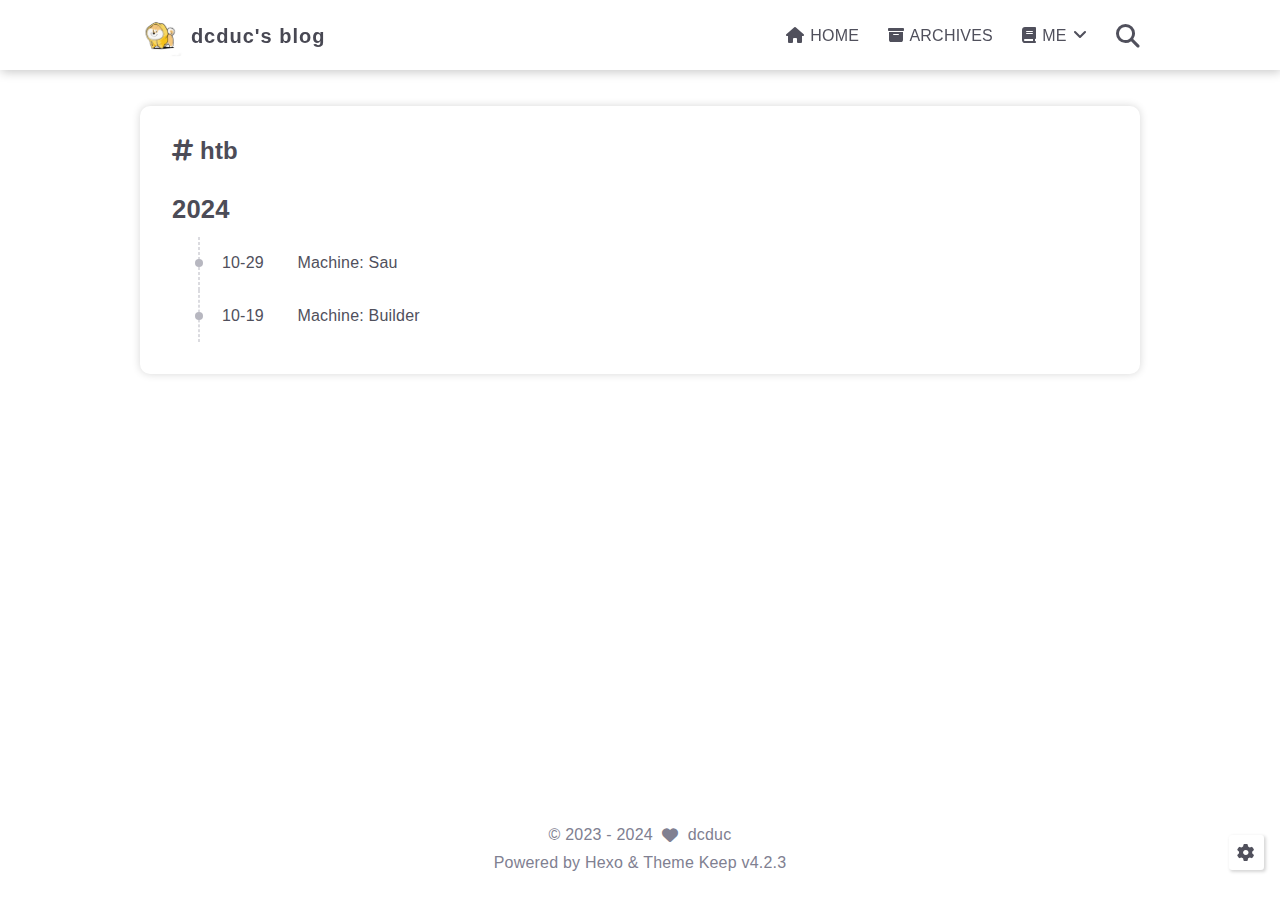
<file: tags/htb/index.html>
<!DOCTYPE html>
<html lang="en">
<head>
    <meta charset="utf-8">
    <meta name="viewport" content="width=device-width, initial-scale=1, maximum-scale=1">
    <meta name="keywords" content="Hexo Theme Keep">
    <meta name="description" content="Hexo Theme Keep">
    <meta name="author" content="dcduc">
    
    <title>
        
            Tag: htb |
        
        dcduc&#39;s blog
    </title>
    
<link rel="stylesheet" href="/css/style.css">

    
        <link rel="shortcut icon" href="/images/logo.jpg">
    
    
<link rel="stylesheet" href="/font/css/fontawesome.min.css">

    
<link rel="stylesheet" href="/font/css/regular.min.css">

    
<link rel="stylesheet" href="/font/css/solid.min.css">

    
<link rel="stylesheet" href="/font/css/brands.min.css">

    
        
            
        
            
                
<link rel="stylesheet" href="/css/custom-1.css">

            
        
    
    <script class="keep-theme-configurations">
    const KEEP = window.KEEP || {}
    KEEP.hexo_config = {"hostname":"example.com","root":"/","language":"en"}
    KEEP.theme_config = {"base_info":{"primary_color":"#0066cc","title":"dcduc's blog","author":"dcduc","avatar":"/images/avatar.jpg","logo":"/images/logo.jpg","favicon":"/images/logo.jpg"},"menu":{"home":"/                       || fa-solid fa-home","archives":"/archives           || fa-solid fa-box-archive","me":{"icon":"fa-solid fa-book","children":[{"about":"/about                 || fa-solid fa-user-graduate"},{"tools":"/tools                 || fa-solid fa-tools"}]}},"first_screen":{"enable":true,"background_img":"/images/rain.gif","background_img_dark":"/images/bg.gif","description":null,"hitokoto":false},"social_contact":{"enable":false,"links":{"github":null,"weixin":null,"qq":null,"weibo":null,"zhihu":null,"twitter":null,"x":null,"facebook":null,"email":null}},"scroll":{"progress_bar":true,"percent":true,"hide_header":true},"home":{"announcement":null,"category":false,"tag":false,"post_datetime":"updated"},"post":{"author_badge":{"enable":false,"level_badge":true,"custom_badge":["One","Two","Three"]},"word_count":{"wordcount":true,"min2read":true},"datetime_format":"YYYY-MM-DD HH:mm:ss","copyright_info":false,"share":false,"reward":{"enable":false,"img_link":null,"text":null,"icon":null}},"code_block":{"tools":{"enable":true,"style":"mac"},"highlight_theme":"obsidian"},"toc":{"enable":true,"number":true,"expand_all":false,"init_open":true,"layout":"right"},"website_count":{"busuanzi_count":{"enable":true,"site_uv":true,"site_pv":true,"page_pv":true}},"local_search":{"enable":true,"preload":true},"comment":{"enable":false,"use":"valine","valine":{"appid":null,"appkey":null,"server_urls":null,"placeholder":null},"gitalk":{"github_id":null,"github_admins":null,"repository":null,"client_id":null,"client_secret":null,"proxy":null},"twikoo":{"env_id":null,"region":null,"version":"1.6.36"},"waline":{"server_url":null,"reaction":false,"version":"3.2.1"},"giscus":{"repo":null,"repo_id":null,"category":"Announcements","category_id":null,"reactions_enabled":false},"artalk":{"server":null},"disqus":{"shortname":null}},"rss":{"enable":false},"lazyload":{"enable":false},"cdn":{"enable":false,"provider":"cdnjs"},"pjax":{"enable":true},"footer":{"since":2023,"word_count":true,"site_deploy":{"enable":false,"provider":"github","url":null},"record":{"enable":false,"list":[{"code":null,"link":null}]}},"inject":{"enable":true,"css":[null,"/css/custom-1.css"],"js":[null]},"root":"","source_data":{},"version":"4.2.3"}
    KEEP.language_ago = {"second":"%s seconds ago","minute":"%s minutes ago","hour":"%s hours ago","day":"%s days ago","week":"%s weeks ago","month":"%s months ago","year":"%s years ago"}
    KEEP.language_code_block = {"copy":"Copy code","copied":"Copied","fold":"Fold code block","folded":"Folded"}
    KEEP.language_copy_copyright = {"copy":"Copy copyright info","copied":"Copied","title":"Original post title","author":"Original post author","link":"Original post link"}
  </script>
<meta name="generator" content="Hexo 7.3.0"></head>


<body>
<div class="progress-bar-container">
    
        <span class="scroll-progress-bar"></span>
    

    
        <span class="pjax-progress-bar"></span>
        <i class="pjax-progress-icon fas fa-circle-notch fa-spin"></i>
    
</div>



<main class="page-container border-box">
    <!-- home first screen  -->
    

    <!-- page content -->
    <div class="page-main-content border-box">
        <div class="page-main-content-top">
            
<header class="header-wrapper">

    <div class="border-box header-content">
        <div class="left flex-start border-box">
            
                <a class="logo-image border-box" href="/">
                    <img src="/images/logo.jpg">
                </a>
            
            <a class="site-name border-box" href="/">
               dcduc&#39;s blog
            </a>
        </div>

        <div class="right border-box">
            <div class="pc border-box">
                <ul class="menu-list border-box">
                    
                        
                        <li class="menu-item flex-start border-box">
                            <a class="menu-text-color border-box" href="/">
                                
                                    <i class="menu-text-color menu-icon fa-solid fa-home"></i>
                                
                                HOME
                                
                            </a>
                            
                        </li>
                    
                        
                        <li class="menu-item flex-start border-box">
                            <a class="menu-text-color border-box" href="/archives">
                                
                                    <i class="menu-text-color menu-icon fa-solid fa-box-archive"></i>
                                
                                ARCHIVES
                                
                            </a>
                            
                        </li>
                    
                        
                        <li class="menu-item flex-start border-box has-sub-menu">
                            <a class="menu-text-color border-box" href="javascript:void(0);">
                                
                                    <i class="menu-text-color menu-icon fa-solid fa-book"></i>
                                
                                ME
                                
                                    <i class="menu-text-color collapse-icon fa-solid fa-angle-down"></i>
                                
                            </a>
                            
                                <ul class="sub-menu-list border-box">
                                    
                                        
                                        <li class="sub-menu-item border-box ">
                                            <a class="menu-text-color border-box flex-start" href="/about">
                                                
                                                    <i class="menu-text-color sub-menu-icon fa-solid fa-user-graduate"></i>
                                                
                                                ABOUT
                                            </a>
                                        </li>
                                    
                                        
                                        <li class="sub-menu-item border-box ">
                                            <a class="menu-text-color border-box flex-start" href="/tools">
                                                
                                                    <i class="menu-text-color sub-menu-icon fa-solid fa-tools"></i>
                                                
                                                TOOLS
                                            </a>
                                        </li>
                                    
                                </ul>
                            
                        </li>
                    
                    
                        <li class="menu-item search search-popup-trigger">
                            <i class="menu-text-color fas search fa-search"></i>
                        </li>
                    
                </ul>
            </div>
            <div class="mobile border-box flex-start">
                
                    <div class="icon-item search search-popup-trigger"><i class="fas fa-search"></i></div>
                
                <div class="icon-item menu-bar">
                    <div class="menu-bar-middle"></div>
                </div>
            </div>
        </div>
    </div>

    <div class="header-drawer">
        <ul class="drawer-menu-list border-box">
            
                
                <li class="drawer-menu-item border-box not-sub-menu">
                    <label class="drawer-menu-label border-box">
                        <a class="drawer-menu-text-color left-side flex-start border-box" href="/">
                            
                                <span class="menu-icon-wrap border-box flex-center">
                                    <i class="drawer-menu-text-color menu-icon fa-solid fa-home"></i>
                                </span>
                            
                            HOME
                        </a>
                        
                    </label>
                    
                </li>
            
                
                <li class="drawer-menu-item border-box not-sub-menu">
                    <label class="drawer-menu-label border-box">
                        <a class="drawer-menu-text-color left-side flex-start border-box" href="/archives">
                            
                                <span class="menu-icon-wrap border-box flex-center">
                                    <i class="drawer-menu-text-color menu-icon fa-solid fa-box-archive"></i>
                                </span>
                            
                            ARCHIVES
                        </a>
                        
                    </label>
                    
                </li>
            
                
                <li class="drawer-menu-item border-box has-sub-menu">
                    <label class="drawer-menu-label border-box">
                        <a class="drawer-menu-text-color left-side flex-start border-box" href="javascript:void(0);">
                            
                                <span class="menu-icon-wrap border-box flex-center">
                                    <i class="drawer-menu-text-color menu-icon fa-solid fa-book"></i>
                                </span>
                            
                            ME
                        </a>
                        
                            <i class="right-side collapse-icon fa-solid fa-angle-left"></i>
                        
                    </label>
                    
                        <ul class="drawer-sub-menu-list border-box">
                            
                                
                                <li class="sub-menu-item border-box">
                                    <a class="drawer-menu-text-color border-box flex-start" href="/about">
                                        
                                            <span class="sub-menu-icon-wrap border-box flex-center">
                                                <i class="drawer-menu-text-color sub-menu-icon fa-solid fa-user-graduate"></i>
                                            </span>
                                        
                                        ABOUT
                                    </a>
                                </li>
                            
                                
                                <li class="sub-menu-item border-box">
                                    <a class="drawer-menu-text-color border-box flex-start" href="/tools">
                                        
                                            <span class="sub-menu-icon-wrap border-box flex-center">
                                                <i class="drawer-menu-text-color sub-menu-icon fa-solid fa-tools"></i>
                                            </span>
                                        
                                        TOOLS
                                    </a>
                                </li>
                            
                        </ul>
                    
                </li>
            
        </ul>
    </div>

    <div class="window-mask"></div>

</header>


        </div>

        <div class="page-main-content-middle border-box">

            <div class="main-content border-box">
                

                    <div class="fade-in-down-animation">
    <div class="tag-archive-container border-box">
        <div class="tag-name"><i class="fas fa-hashtag"></i>&nbsp;htb
        </div>
        <div class="tag-post-list">
            
<div class="archive-list-container border-box">
    
        <section class="archive-item border-box">
            <div class="archive-item-header border-box">
                <span class="archive-year">2024</span>
            </div>
            <ul class="archive-item-body border-box">
                
                    <li class="post-item border-box">
                        <span class="starting-point border-box flex-center"></span>
                        <span class="post-date border-box">10-29</span>
                        <a class="post-title border-box text-ellipsis"
                           href="/2024/10/29/htb-machine-sau/"
                        >Machine: Sau</a>
                    </li>
                
                    <li class="post-item border-box">
                        <span class="starting-point border-box flex-center"></span>
                        <span class="post-date border-box">10-19</span>
                        <a class="post-title border-box text-ellipsis"
                           href="/2024/10/19/htb-machine-builder/"
                        >Machine: Builder</a>
                    </li>
                
            </ul>
        </section>
    
</div>

        </div>
    </div>
    



</div>


                
            </div>
        </div>

        <div class="page-main-content-bottom border-box">
            
<footer class="footer border-box">
    <div class="copyright-info info-item">
        &copy;&nbsp;<span>2023</span>&nbsp;-&nbsp;2024
        
            &nbsp;<i class="fas fa-heart icon-animate"></i>&nbsp;&nbsp;<a href="/">dcduc</a>
        
    </div>

    <div class="theme-info info-item">
        Powered by&nbsp;<a target="_blank" href="https://hexo.io">Hexo</a>&nbsp;&&nbsp;Theme&nbsp;<a class="keep-version" target="_blank" href="https://github.com/XPoet/hexo-theme-keep">Keep</a>
    </div>

    

    
        <div class="count-info info-item">
            

            
                <span class="count-item border-box uv">
                    <span class="item-type border-box">Unique Visitor</span>
                    <span class="item-value border-box uv" id="busuanzi_value_site_uv"></span>
                </span>
            

            
                <span class="count-item border-box pv">
                    <span class="item-type border-box">Page View</span>
                    <span class="item-value border-box pv" id="busuanzi_value_site_pv"></span>
                </span>
            
        </div>
    

    
</footer>

        </div>
    </div>

    <!-- post tools -->
    

    <!-- side tools -->
    <div class="side-tools">
        <div class="side-tools-container border-box ">
    <ul class="side-tools-list side-tools-show-handle border-box">
        <li class="tools-item tool-font-adjust-plus flex-center">
            <i class="fas fa-search-plus"></i>
        </li>

        <li class="tools-item tool-font-adjust-minus flex-center">
            <i class="fas fa-search-minus"></i>
        </li>

        <!-- toggle mode -->
        
            <li class="tools-item tool-toggle-theme-mode flex-center">
                <i class="fas fa-moon"></i>
            </li>
        

        <!-- rss -->
        

        <!-- to bottom -->
        <li class="tools-item tool-scroll-to-bottom flex-center">
            <i class="fas fa-arrow-down"></i>
        </li>
    </ul>

    <ul class="exposed-tools-list border-box">
        

        

        <li class="tools-item tool-toggle-show flex-center">
            <i class="fas fa-cog fa-spin"></i>
        </li>

        <li class="tools-item tool-scroll-to-top flex-center show-arrow">
            <i class="arrow fas fa-arrow-up"></i>
            <span class="percent"></span>
        </li>
    </ul>
</div>

    </div>

    <!-- image mask -->
    <div class="zoom-in-image-mask">
    <img class="zoom-in-image">
</div>


    <!-- local search -->
    
        <div class="search-pop-overlay">
    <div class="popup search-popup">
        <div class="search-header">
          <span class="search-input-field-pre">
            <i class="fas fa-keyboard"></i>
          </span>
            <div class="search-input-container">
                <input autocomplete="off"
                       autocorrect="off"
                       autocapitalize="off"
                       placeholder="Search..."
                       spellcheck="false"
                       type="search"
                       class="search-input"
                >
            </div>
            <span class="close-popup-btn">
                <i class="fas fa-times"></i>
            </span>
        </div>
        <div id="search-result">
            <div id="no-result">
                <i class="fas fa-spinner fa-pulse fa-5x fa-fw"></i>
            </div>
        </div>
    </div>
</div>

    

    <!-- tablet toc -->
    
</main>






<!-- common js -->

<script src="/js/utils.js"></script>

<script src="/js/header-shrink.js"></script>

<script src="/js/back2top.js"></script>

<script src="/js/toggle-theme.js"></script>

<script src="/js/code-block.js"></script>

<script src="/js/main.js"></script>

<script src="/js/libs/anime.min.js"></script>


<!-- local search -->

    
<script src="/js/local-search.js"></script>



<!-- lazyload -->


<div class="pjax">
    <!-- home page -->
    

    <!-- post page -->
    

    <!-- categories page -->
    

    <!-- links page -->
    

    <!-- photos page -->
    

    <!-- tools page -->
    
</div>

<!-- mermaid -->


<!-- pjax -->

    
<script src="/js/libs/pjax.min.js"></script>

<script>
    window.addEventListener('DOMContentLoaded', () => {
        window.pjax = new Pjax({
            selectors: [
                'head title',
                '.page-container',
                '.pjax'
            ],
            history: true,
            debug: false,
            cacheBust: false,
            timeout: 0,
            analytics: false,
            currentUrlFullReload: false,
            scrollRestoration: false,
        });

        document.addEventListener('pjax:send', () => {
            KEEP.utils.pjaxProgressBarStart()
        });

        document.addEventListener('pjax:complete', () => {
            KEEP.utils.pjaxProgressBarEnd()
            window.pjax.executeScripts(document.querySelectorAll('script[data-pjax], .pjax script'))
            KEEP.initExecute()
        });
    });
</script>




    
        
    

</body>
</html>
</file>
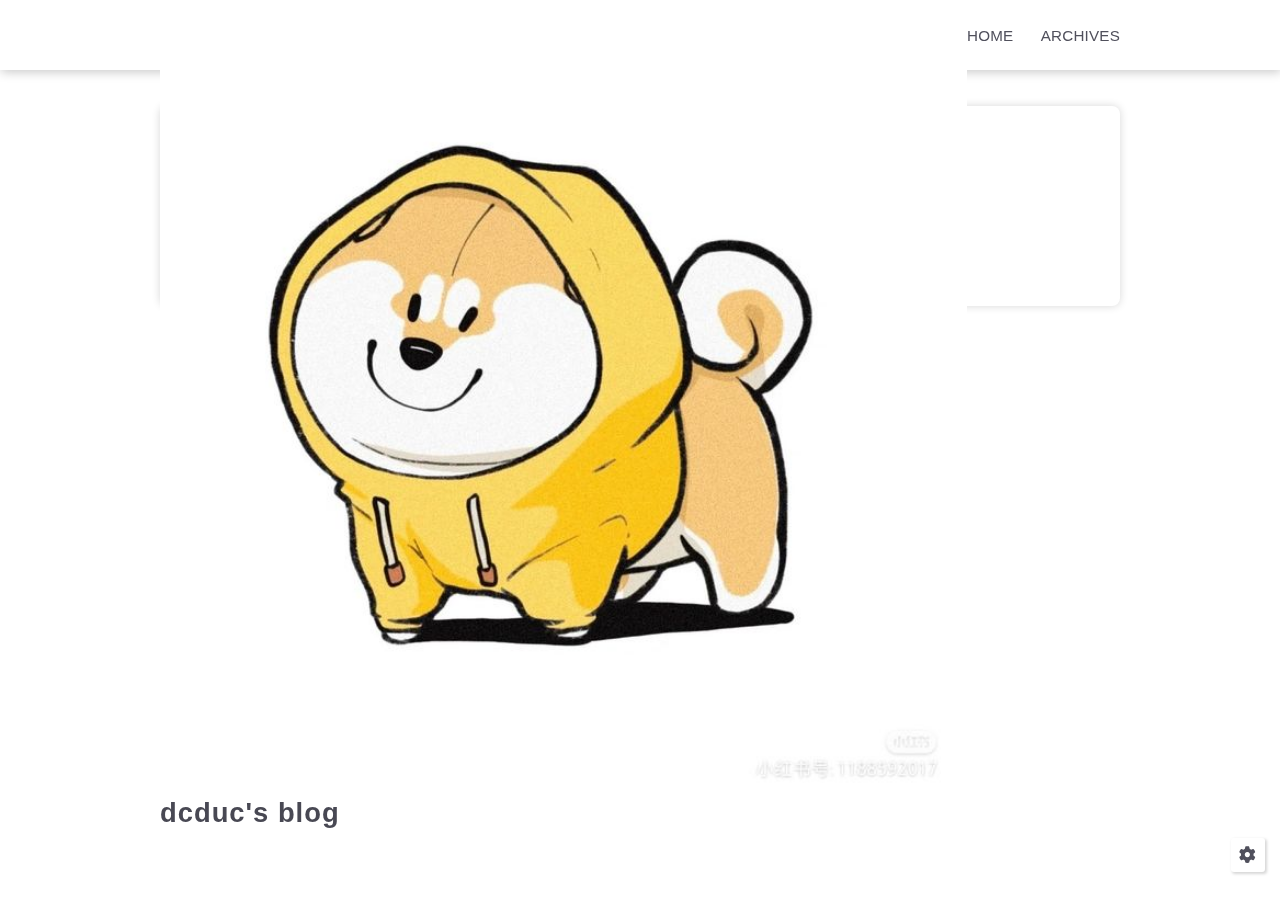
<file: archives/2024/04/index.html>
<!DOCTYPE html>
<html lang="en">
<head>
    <meta charset="utf-8">
    <meta name="viewport" content="width=device-width, initial-scale=1, maximum-scale=1">
    <meta name="keywords" content="Hexo Theme Keep">
    <meta name="description" content="Hexo Theme Keep">
    <meta name="author" content="dcduc">
    
    <title>
        
            Archive: 2024/4 |
        
        dcduc&#39;s blog
    </title>
    
<link rel="stylesheet" href="/css/style.css">

    
        <link rel="shortcut icon" href="/images/avatar.jpg">
    
    
<link rel="stylesheet" href="/font/css/fontawesome.min.css">

    
<link rel="stylesheet" href="/font/css/regular.min.css">

    
<link rel="stylesheet" href="/font/css/solid.min.css">

    
<link rel="stylesheet" href="/font/css/brands.min.css">

    
    <script class="keep-theme-configurations">
    const KEEP = window.KEEP || {}
    KEEP.hexo_config = {"hostname":"example.com","root":"/","language":"en"}
    KEEP.theme_config = {"base_info":{"primary_color":"#0066cc","title":"dcduc's blog","author":"dcduc","avatar":"/images/avatar.jpg","logo":"/images/avatar.jpg","favicon":"/images/avatar.jpg"},"menu":{"home":"/","archives":"/archives"},"first_screen":{"enable":false,"background_img":"/images/bg.jpg","background_img_dark":"/images/bg.jpg","description":"Keep writing and Keep loving.","hitokoto":false},"social_contact":{"enable":false,"links":{"github":null,"weixin":null,"qq":null,"weibo":null,"zhihu":null,"twitter":null,"x":null,"facebook":null,"email":null}},"scroll":{"progress_bar":false,"percent":false,"hide_header":true},"home":{"announcement":null,"category":false,"tag":false,"post_datetime":"updated"},"post":{"author_badge":{"enable":false,"level_badge":true,"custom_badge":["One","Two","Three"]},"word_count":{"wordcount":false,"min2read":false},"datetime_format":"YYYY-MM-DD HH:mm:ss","copyright_info":false,"share":false,"reward":{"enable":false,"img_link":null,"text":null}},"code_block":{"tools":{"enable":true,"style":"mac"},"highlight_theme":"obsidian"},"toc":{"enable":true,"number":true,"expand_all":false,"init_open":true,"layout":"right"},"website_count":{"busuanzi_count":{"enable":false,"site_uv":false,"site_pv":false,"page_pv":false}},"local_search":{"enable":false,"preload":false},"comment":{"enable":false,"use":"valine","valine":{"appid":null,"appkey":null,"server_urls":null,"placeholder":null},"gitalk":{"github_id":null,"github_admins":null,"repository":null,"client_id":null,"client_secret":null,"proxy":null},"twikoo":{"env_id":null,"region":null,"version":"1.6.21"},"waline":{"server_url":null,"reaction":false,"version":2},"giscus":{"repo":null,"repo_id":null,"category":"Announcements","category_id":null,"reactions_enabled":false},"artalk":{"server":null},"disqus":{"shortname":null}},"rss":{"enable":false},"lazyload":{"enable":false},"cdn":{"enable":false,"provider":"cdnjs"},"pjax":{"enable":false},"footer":{"since":2020,"word_count":false,"icp":{"enable":false,"record_code":null,"url":"https://beian.miit.gov.cn"},"site_deploy":{"enable":false,"provider":"github","url":null},"shields_style":{"enable":false,"custom":[{"link_url":null,"img_url":null}]}},"inject":{"enable":false,"css":[null],"js":[null]},"root":"","source_data":{},"version":"4.1.1"}
    KEEP.language_ago = {"second":"%s seconds ago","minute":"%s minutes ago","hour":"%s hours ago","day":"%s days ago","week":"%s weeks ago","month":"%s months ago","year":"%s years ago"}
    KEEP.language_code_block = {"copy":"Copy code","copied":"Copied","fold":"Fold code block","folded":"Folded"}
    KEEP.language_copy_copyright = {"copy":"Copy copyright info","copied":"Copied","title":"Original post title","author":"Original post author","link":"Original post link"}
  </script>
<meta name="generator" content="Hexo 7.1.1"></head>


<body>
<div class="progress-bar-container">
    

    
</div>



<main class="page-container border-box">
    <!-- home first screen  -->
    

    <!-- page content -->
    <div class="page-main-content border-box">
        <div class="page-main-content-top">
            
<header class="header-wrapper">

    <div class="border-box header-content">
        <div class="left border-box">
            
                <a class="logo-image border-box" href="/">
                    <img src="/images/avatar.jpg">
                </a>
            
            <a class="site-name border-box" href="/">
               dcduc&#39;s blog
            </a>
        </div>

        <div class="right border-box">
            <div class="pc">
                <ul class="menu-list">
                    
                        
                        <li class="menu-item">
                            <a class=""
                               href="/"
                            >
                                
                                HOME
                            </a>
                        </li>
                    
                        
                        <li class="menu-item">
                            <a class="active"
                               href="/archives"
                            >
                                
                                ARCHIVES
                            </a>
                        </li>
                    
                    
                </ul>
            </div>
            <div class="mobile">
                
                <div class="icon-item menu-bar">
                    <div class="menu-bar-middle"></div>
                </div>
            </div>
        </div>
    </div>

    <div class="header-drawer">
        <ul class="drawer-menu-list">
            
                
                <li class="drawer-menu-item flex-center">
                    <a class=""
                       href="/"
                    >HOME</a>
                </li>
            
                
                <li class="drawer-menu-item flex-center">
                    <a class="active"
                       href="/archives"
                    >ARCHIVES</a>
                </li>
            
        </ul>
    </div>

    <div class="window-mask"></div>

</header>


        </div>

        <div class="page-main-content-middle border-box">

            <div class="main-content border-box">
                

                    <div class="fade-in-down-animation">
    <div class="archives-container">
        <div class="archives-timeline border-box">
            
<div class="archive-list-container border-box">
    
        <section class="archive-item border-box">
            <div class="archive-item-header border-box">
                <span class="archive-year">2024</span>
            </div>
            <ul class="archive-item-body border-box">
                
                    <li class="post-item border-box">
                        <span class="post-date border-box">04-10</span>
                        <a class="post-title border-box text-ellipsis"
                           href="/2024/04/10/hackthebox-builder/"
                        >Hack The Box - Machine: Builder</a>
                    </li>
                
                    <li class="post-item border-box">
                        <span class="post-date border-box">04-10</span>
                        <a class="post-title border-box text-ellipsis"
                           href="/2024/04/10/hello-world/"
                        >Hello World</a>
                    </li>
                
            </ul>
        </section>
    
</div>

        </div>
    </div>
    



</div>


                
            </div>
        </div>

        <!-- <div class="page-main-content-bottom border-box">
            
<footer class="footer border-box">
    <div class="border-box website-info-box default">
        
            <div class="copyright-info info-item default">
                &copy;&nbsp;<span>2020</span>&nbsp;-&nbsp;2024
                
                    &nbsp;<i class="fas fa-heart icon-animate"></i>&nbsp;&nbsp;<a href="/">dcduc</a>
                
            </div>

            <div class="theme-info info-item default">
                Powered by&nbsp;<a target="_blank" href="https://hexo.io">Hexo</a>&nbsp;&&nbsp;Theme&nbsp;<a class="keep-version" target="_blank" href="https://github.com/XPoet/hexo-theme-keep">Keep</a>
            </div>

            

            
        

        <div class="count-item info-item default">
            

            

            
        </div>
    </div>
</footer>

        </div> -->
    </div>

    <!-- post tools -->
    

    <!-- side tools -->
    <div class="side-tools">
        <div class="side-tools-container border-box ">
    <ul class="side-tools-list side-tools-show-handle border-box">
        <li class="tools-item tool-font-adjust-plus flex-center">
            <i class="fas fa-search-plus"></i>
        </li>

        <li class="tools-item tool-font-adjust-minus flex-center">
            <i class="fas fa-search-minus"></i>
        </li>

        <li class="tools-item tool-toggle-theme-mode flex-center">
            <i class="fas fa-moon"></i>
        </li>

        <!-- rss -->
        

        <li class="tools-item tool-scroll-to-bottom flex-center">
            <i class="fas fa-arrow-down"></i>
        </li>
    </ul>

    <ul class="exposed-tools-list border-box">
        

        

        <li class="tools-item tool-toggle-show flex-center">
            <i class="fas fa-cog fa-spin"></i>
        </li>

        <li class="tools-item tool-scroll-to-top flex-center show-arrow">
            <i class="arrow fas fa-arrow-up"></i>
            <span class="percent"></span>
        </li>
    </ul>
</div>

    </div>

    <!-- image mask -->
    <div class="zoom-in-image-mask">
    <img class="zoom-in-image">
</div>


    <!-- local search -->
    

    <!-- tablet toc -->
    
</main>



<!-- common -->

<script src="/js/utils.js"></script>

<script src="/js/header-shrink.js"></script>

<script src="/js/back2top.js"></script>

<script src="/js/toggle-theme.js"></script>

<script src="/js/code-block.js"></script>

<script src="/js/main.js"></script>

<script src="/js/libs/anime.min.js"></script>


<!-- local-search -->


<!-- lazyload -->


<div class="">
    

    <!-- categories page -->
    

    <!-- links page -->
    

    <!-- photos page -->
    

    <!-- tools page -->
    
</div>

<!-- mermaid -->


<!-- pjax -->



</body>
</html>
</file>
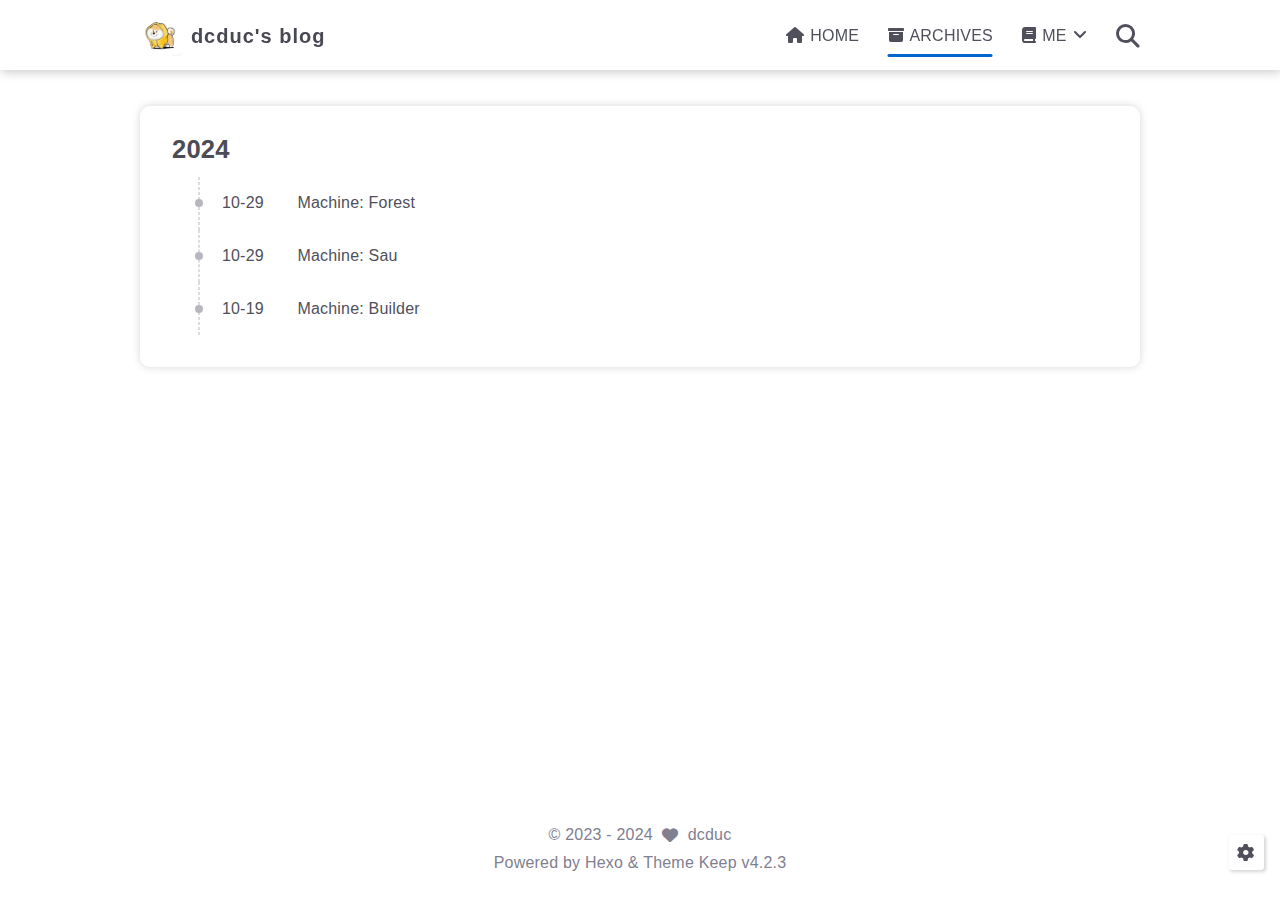
<file: archives/2024/10/index.html>
<!DOCTYPE html>
<html lang="en">
<head>
    <meta charset="utf-8">
    <meta name="viewport" content="width=device-width, initial-scale=1, maximum-scale=1">
    <meta name="keywords" content="Hexo Theme Keep">
    <meta name="description" content="Hexo Theme Keep">
    <meta name="author" content="dcduc">
    
    <title>
        
            Archive: 2024/10 |
        
        dcduc&#39;s blog
    </title>
    
<link rel="stylesheet" href="/css/style.css">

    
        <link rel="shortcut icon" href="/images/logo.jpg">
    
    
<link rel="stylesheet" href="/font/css/fontawesome.min.css">

    
<link rel="stylesheet" href="/font/css/regular.min.css">

    
<link rel="stylesheet" href="/font/css/solid.min.css">

    
<link rel="stylesheet" href="/font/css/brands.min.css">

    
        
            
        
            
                
<link rel="stylesheet" href="/css/custom-1.css">

            
        
    
    <script class="keep-theme-configurations">
    const KEEP = window.KEEP || {}
    KEEP.hexo_config = {"hostname":"example.com","root":"/","language":"en"}
    KEEP.theme_config = {"base_info":{"primary_color":"#0066cc","title":"dcduc's blog","author":"dcduc","avatar":"/images/avatar.jpg","logo":"/images/logo.jpg","favicon":"/images/logo.jpg"},"menu":{"home":"/                       || fa-solid fa-home","archives":"/archives           || fa-solid fa-box-archive","me":{"icon":"fa-solid fa-book","children":[{"about":"/about                 || fa-solid fa-user-graduate"},{"tools":"/tools                 || fa-solid fa-tools"}]}},"first_screen":{"enable":true,"background_img":"/images/rain.gif","background_img_dark":"/images/bg.gif","description":null,"hitokoto":false},"social_contact":{"enable":false,"links":{"github":null,"weixin":null,"qq":null,"weibo":null,"zhihu":null,"twitter":null,"x":null,"facebook":null,"email":null}},"scroll":{"progress_bar":true,"percent":true,"hide_header":true},"home":{"announcement":null,"category":false,"tag":false,"post_datetime":"updated"},"post":{"author_badge":{"enable":false,"level_badge":true,"custom_badge":["One","Two","Three"]},"word_count":{"wordcount":true,"min2read":true},"datetime_format":"YYYY-MM-DD HH:mm:ss","copyright_info":false,"share":false,"reward":{"enable":false,"img_link":null,"text":null,"icon":null}},"code_block":{"tools":{"enable":true,"style":"mac"},"highlight_theme":"obsidian"},"toc":{"enable":true,"number":true,"expand_all":false,"init_open":true,"layout":"right"},"website_count":{"busuanzi_count":{"enable":true,"site_uv":true,"site_pv":true,"page_pv":true}},"local_search":{"enable":true,"preload":true},"comment":{"enable":false,"use":"valine","valine":{"appid":null,"appkey":null,"server_urls":null,"placeholder":null},"gitalk":{"github_id":null,"github_admins":null,"repository":null,"client_id":null,"client_secret":null,"proxy":null},"twikoo":{"env_id":null,"region":null,"version":"1.6.36"},"waline":{"server_url":null,"reaction":false,"version":"3.2.1"},"giscus":{"repo":null,"repo_id":null,"category":"Announcements","category_id":null,"reactions_enabled":false},"artalk":{"server":null},"disqus":{"shortname":null}},"rss":{"enable":false},"lazyload":{"enable":false},"cdn":{"enable":false,"provider":"cdnjs"},"pjax":{"enable":true},"footer":{"since":2023,"word_count":true,"site_deploy":{"enable":false,"provider":"github","url":null},"record":{"enable":false,"list":[{"code":null,"link":null}]}},"inject":{"enable":true,"css":[null,"/css/custom-1.css"],"js":[null]},"root":"","source_data":{},"version":"4.2.3"}
    KEEP.language_ago = {"second":"%s seconds ago","minute":"%s minutes ago","hour":"%s hours ago","day":"%s days ago","week":"%s weeks ago","month":"%s months ago","year":"%s years ago"}
    KEEP.language_code_block = {"copy":"Copy code","copied":"Copied","fold":"Fold code block","folded":"Folded"}
    KEEP.language_copy_copyright = {"copy":"Copy copyright info","copied":"Copied","title":"Original post title","author":"Original post author","link":"Original post link"}
  </script>
<meta name="generator" content="Hexo 7.3.0"></head>


<body>
<div class="progress-bar-container">
    
        <span class="scroll-progress-bar"></span>
    

    
        <span class="pjax-progress-bar"></span>
        <i class="pjax-progress-icon fas fa-circle-notch fa-spin"></i>
    
</div>



<main class="page-container border-box">
    <!-- home first screen  -->
    

    <!-- page content -->
    <div class="page-main-content border-box">
        <div class="page-main-content-top">
            
<header class="header-wrapper">

    <div class="border-box header-content">
        <div class="left flex-start border-box">
            
                <a class="logo-image border-box" href="/">
                    <img src="/images/logo.jpg">
                </a>
            
            <a class="site-name border-box" href="/">
               dcduc&#39;s blog
            </a>
        </div>

        <div class="right border-box">
            <div class="pc border-box">
                <ul class="menu-list border-box">
                    
                        
                        <li class="menu-item flex-start border-box">
                            <a class="menu-text-color border-box" href="/">
                                
                                    <i class="menu-text-color menu-icon fa-solid fa-home"></i>
                                
                                HOME
                                
                            </a>
                            
                        </li>
                    
                        
                        <li class="menu-item flex-start border-box active">
                            <a class="menu-text-color border-box" href="/archives">
                                
                                    <i class="menu-text-color menu-icon fa-solid fa-box-archive"></i>
                                
                                ARCHIVES
                                
                            </a>
                            
                        </li>
                    
                        
                        <li class="menu-item flex-start border-box has-sub-menu">
                            <a class="menu-text-color border-box" href="javascript:void(0);">
                                
                                    <i class="menu-text-color menu-icon fa-solid fa-book"></i>
                                
                                ME
                                
                                    <i class="menu-text-color collapse-icon fa-solid fa-angle-down"></i>
                                
                            </a>
                            
                                <ul class="sub-menu-list border-box">
                                    
                                        
                                        <li class="sub-menu-item border-box ">
                                            <a class="menu-text-color border-box flex-start" href="/about">
                                                
                                                    <i class="menu-text-color sub-menu-icon fa-solid fa-user-graduate"></i>
                                                
                                                ABOUT
                                            </a>
                                        </li>
                                    
                                        
                                        <li class="sub-menu-item border-box ">
                                            <a class="menu-text-color border-box flex-start" href="/tools">
                                                
                                                    <i class="menu-text-color sub-menu-icon fa-solid fa-tools"></i>
                                                
                                                TOOLS
                                            </a>
                                        </li>
                                    
                                </ul>
                            
                        </li>
                    
                    
                        <li class="menu-item search search-popup-trigger">
                            <i class="menu-text-color fas search fa-search"></i>
                        </li>
                    
                </ul>
            </div>
            <div class="mobile border-box flex-start">
                
                    <div class="icon-item search search-popup-trigger"><i class="fas fa-search"></i></div>
                
                <div class="icon-item menu-bar">
                    <div class="menu-bar-middle"></div>
                </div>
            </div>
        </div>
    </div>

    <div class="header-drawer">
        <ul class="drawer-menu-list border-box">
            
                
                <li class="drawer-menu-item border-box not-sub-menu">
                    <label class="drawer-menu-label border-box">
                        <a class="drawer-menu-text-color left-side flex-start border-box" href="/">
                            
                                <span class="menu-icon-wrap border-box flex-center">
                                    <i class="drawer-menu-text-color menu-icon fa-solid fa-home"></i>
                                </span>
                            
                            HOME
                        </a>
                        
                    </label>
                    
                </li>
            
                
                <li class="drawer-menu-item border-box not-sub-menu active">
                    <label class="drawer-menu-label border-box">
                        <a class="drawer-menu-text-color left-side flex-start border-box" href="/archives">
                            
                                <span class="menu-icon-wrap border-box flex-center">
                                    <i class="drawer-menu-text-color menu-icon fa-solid fa-box-archive"></i>
                                </span>
                            
                            ARCHIVES
                        </a>
                        
                    </label>
                    
                </li>
            
                
                <li class="drawer-menu-item border-box has-sub-menu">
                    <label class="drawer-menu-label border-box">
                        <a class="drawer-menu-text-color left-side flex-start border-box" href="javascript:void(0);">
                            
                                <span class="menu-icon-wrap border-box flex-center">
                                    <i class="drawer-menu-text-color menu-icon fa-solid fa-book"></i>
                                </span>
                            
                            ME
                        </a>
                        
                            <i class="right-side collapse-icon fa-solid fa-angle-left"></i>
                        
                    </label>
                    
                        <ul class="drawer-sub-menu-list border-box">
                            
                                
                                <li class="sub-menu-item border-box">
                                    <a class="drawer-menu-text-color border-box flex-start" href="/about">
                                        
                                            <span class="sub-menu-icon-wrap border-box flex-center">
                                                <i class="drawer-menu-text-color sub-menu-icon fa-solid fa-user-graduate"></i>
                                            </span>
                                        
                                        ABOUT
                                    </a>
                                </li>
                            
                                
                                <li class="sub-menu-item border-box">
                                    <a class="drawer-menu-text-color border-box flex-start" href="/tools">
                                        
                                            <span class="sub-menu-icon-wrap border-box flex-center">
                                                <i class="drawer-menu-text-color sub-menu-icon fa-solid fa-tools"></i>
                                            </span>
                                        
                                        TOOLS
                                    </a>
                                </li>
                            
                        </ul>
                    
                </li>
            
        </ul>
    </div>

    <div class="window-mask"></div>

</header>


        </div>

        <div class="page-main-content-middle border-box">

            <div class="main-content border-box">
                

                    <div class="fade-in-down-animation">
    <div class="archives-container">
        <div class="archives-timeline border-box">
            
<div class="archive-list-container border-box">
    
        <section class="archive-item border-box">
            <div class="archive-item-header border-box">
                <span class="archive-year">2024</span>
            </div>
            <ul class="archive-item-body border-box">
                
                    <li class="post-item border-box">
                        <span class="starting-point border-box flex-center"></span>
                        <span class="post-date border-box">10-29</span>
                        <a class="post-title border-box text-ellipsis"
                           href="/2024/10/29/htb-machine-forest/"
                        >Machine: Forest</a>
                    </li>
                
                    <li class="post-item border-box">
                        <span class="starting-point border-box flex-center"></span>
                        <span class="post-date border-box">10-29</span>
                        <a class="post-title border-box text-ellipsis"
                           href="/2024/10/29/htb-machine-sau/"
                        >Machine: Sau</a>
                    </li>
                
                    <li class="post-item border-box">
                        <span class="starting-point border-box flex-center"></span>
                        <span class="post-date border-box">10-19</span>
                        <a class="post-title border-box text-ellipsis"
                           href="/2024/10/19/htb-machine-builder/"
                        >Machine: Builder</a>
                    </li>
                
            </ul>
        </section>
    
</div>

        </div>
    </div>
    



</div>


                
            </div>
        </div>

        <div class="page-main-content-bottom border-box">
            
<footer class="footer border-box">
    <div class="copyright-info info-item">
        &copy;&nbsp;<span>2023</span>&nbsp;-&nbsp;2024
        
            &nbsp;<i class="fas fa-heart icon-animate"></i>&nbsp;&nbsp;<a href="/">dcduc</a>
        
    </div>

    <div class="theme-info info-item">
        Powered by&nbsp;<a target="_blank" href="https://hexo.io">Hexo</a>&nbsp;&&nbsp;Theme&nbsp;<a class="keep-version" target="_blank" href="https://github.com/XPoet/hexo-theme-keep">Keep</a>
    </div>

    

    
        <div class="count-info info-item">
            

            
                <span class="count-item border-box uv">
                    <span class="item-type border-box">Unique Visitor</span>
                    <span class="item-value border-box uv" id="busuanzi_value_site_uv"></span>
                </span>
            

            
                <span class="count-item border-box pv">
                    <span class="item-type border-box">Page View</span>
                    <span class="item-value border-box pv" id="busuanzi_value_site_pv"></span>
                </span>
            
        </div>
    

    
</footer>

        </div>
    </div>

    <!-- post tools -->
    

    <!-- side tools -->
    <div class="side-tools">
        <div class="side-tools-container border-box ">
    <ul class="side-tools-list side-tools-show-handle border-box">
        <li class="tools-item tool-font-adjust-plus flex-center">
            <i class="fas fa-search-plus"></i>
        </li>

        <li class="tools-item tool-font-adjust-minus flex-center">
            <i class="fas fa-search-minus"></i>
        </li>

        <!-- toggle mode -->
        
            <li class="tools-item tool-toggle-theme-mode flex-center">
                <i class="fas fa-moon"></i>
            </li>
        

        <!-- rss -->
        

        <!-- to bottom -->
        <li class="tools-item tool-scroll-to-bottom flex-center">
            <i class="fas fa-arrow-down"></i>
        </li>
    </ul>

    <ul class="exposed-tools-list border-box">
        

        

        <li class="tools-item tool-toggle-show flex-center">
            <i class="fas fa-cog fa-spin"></i>
        </li>

        <li class="tools-item tool-scroll-to-top flex-center show-arrow">
            <i class="arrow fas fa-arrow-up"></i>
            <span class="percent"></span>
        </li>
    </ul>
</div>

    </div>

    <!-- image mask -->
    <div class="zoom-in-image-mask">
    <img class="zoom-in-image">
</div>


    <!-- local search -->
    
        <div class="search-pop-overlay">
    <div class="popup search-popup">
        <div class="search-header">
          <span class="search-input-field-pre">
            <i class="fas fa-keyboard"></i>
          </span>
            <div class="search-input-container">
                <input autocomplete="off"
                       autocorrect="off"
                       autocapitalize="off"
                       placeholder="Search..."
                       spellcheck="false"
                       type="search"
                       class="search-input"
                >
            </div>
            <span class="close-popup-btn">
                <i class="fas fa-times"></i>
            </span>
        </div>
        <div id="search-result">
            <div id="no-result">
                <i class="fas fa-spinner fa-pulse fa-5x fa-fw"></i>
            </div>
        </div>
    </div>
</div>

    

    <!-- tablet toc -->
    
</main>






<!-- common js -->

<script src="/js/utils.js"></script>

<script src="/js/header-shrink.js"></script>

<script src="/js/back2top.js"></script>

<script src="/js/toggle-theme.js"></script>

<script src="/js/code-block.js"></script>

<script src="/js/main.js"></script>

<script src="/js/libs/anime.min.js"></script>


<!-- local search -->

    
<script src="/js/local-search.js"></script>



<!-- lazyload -->


<div class="pjax">
    <!-- home page -->
    

    <!-- post page -->
    

    <!-- categories page -->
    

    <!-- links page -->
    

    <!-- photos page -->
    

    <!-- tools page -->
    
</div>

<!-- mermaid -->


<!-- pjax -->

    
<script src="/js/libs/pjax.min.js"></script>

<script>
    window.addEventListener('DOMContentLoaded', () => {
        window.pjax = new Pjax({
            selectors: [
                'head title',
                '.page-container',
                '.pjax'
            ],
            history: true,
            debug: false,
            cacheBust: false,
            timeout: 0,
            analytics: false,
            currentUrlFullReload: false,
            scrollRestoration: false,
        });

        document.addEventListener('pjax:send', () => {
            KEEP.utils.pjaxProgressBarStart()
        });

        document.addEventListener('pjax:complete', () => {
            KEEP.utils.pjaxProgressBarEnd()
            window.pjax.executeScripts(document.querySelectorAll('script[data-pjax], .pjax script'))
            KEEP.initExecute()
        });
    });
</script>




    
        
    

</body>
</html>
</file>
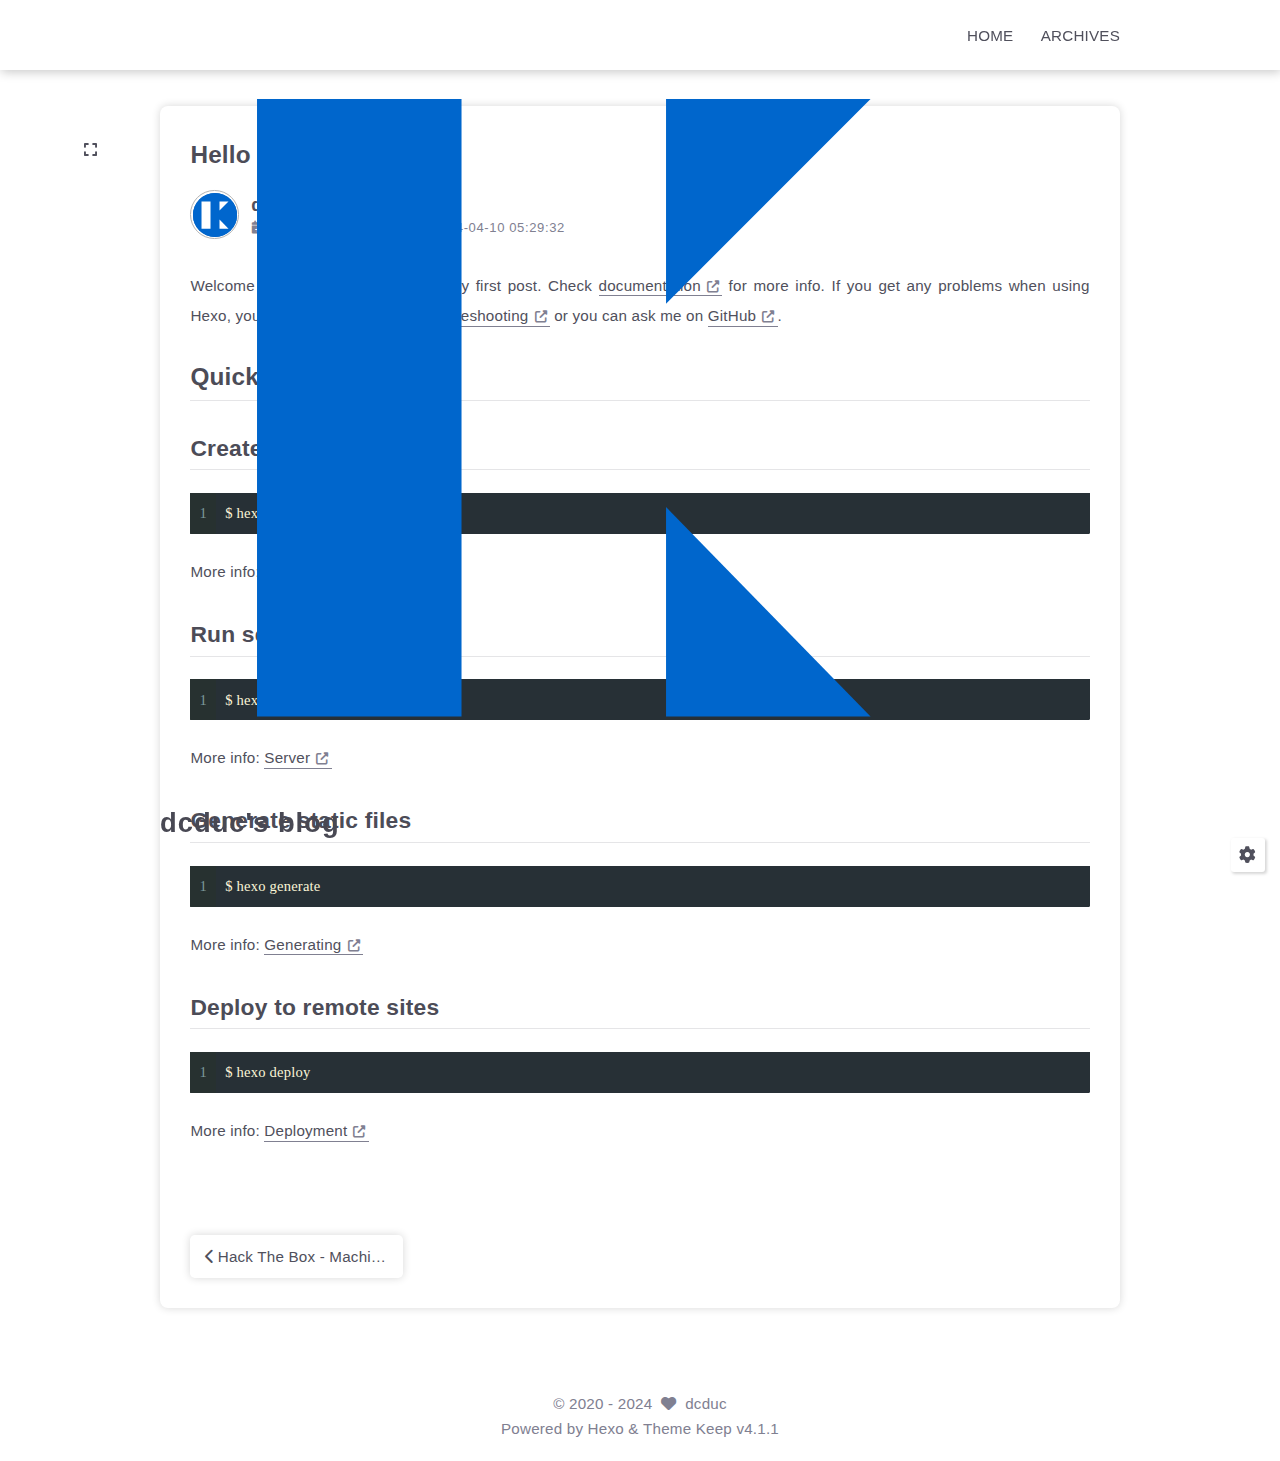
<file: 2024/04/10/hello-world/index.html>
<!DOCTYPE html>
<html lang="en">
<head>
    <meta charset="utf-8">
    <meta name="viewport" content="width=device-width, initial-scale=1, maximum-scale=1">
    <meta name="keywords" content="Hexo Theme Keep">
    <meta name="description" content="Hexo Theme Keep">
    <meta name="author" content="dcduc">
    
    <title>
        
            Hello World |
        
        dcduc&#39;s blog
    </title>
    
<link rel="stylesheet" href="/css/style.css">

    
        <link rel="shortcut icon" href="/images/logo.svg">
    
    
<link rel="stylesheet" href="/font/css/fontawesome.min.css">

    
<link rel="stylesheet" href="/font/css/regular.min.css">

    
<link rel="stylesheet" href="/font/css/solid.min.css">

    
<link rel="stylesheet" href="/font/css/brands.min.css">

    
    <script class="keep-theme-configurations">
    const KEEP = window.KEEP || {}
    KEEP.hexo_config = {"hostname":"example.com","root":"/","language":"en"}
    KEEP.theme_config = {"base_info":{"primary_color":"#0066cc","title":"dcduc's blog","author":"dcduc","avatar":"/images/avatar.svg","logo":"/images/logo.svg","favicon":"/images/logo.svg"},"menu":{"home":"/","archives":"/archives"},"first_screen":{"enable":false,"background_img":"/images/bg.svg","background_img_dark":"/images/bg.svg","description":"Keep writing and Keep loving.","hitokoto":false},"social_contact":{"enable":false,"links":{"github":null,"weixin":null,"qq":null,"weibo":null,"zhihu":null,"twitter":null,"x":null,"facebook":null,"email":null}},"scroll":{"progress_bar":false,"percent":false,"hide_header":true},"home":{"announcement":null,"category":false,"tag":false,"post_datetime":"updated"},"post":{"author_badge":{"enable":true,"level_badge":true,"custom_badge":["One","Two","Three"]},"word_count":{"wordcount":false,"min2read":false},"datetime_format":"YYYY-MM-DD HH:mm:ss","copyright_info":false,"share":false,"reward":{"enable":false,"img_link":null,"text":null}},"code_block":{"tools":{"enable":false,"style":"default"},"highlight_theme":"default"},"toc":{"enable":false,"number":false,"expand_all":false,"init_open":true,"layout":"right"},"website_count":{"busuanzi_count":{"enable":false,"site_uv":false,"site_pv":false,"page_pv":false}},"local_search":{"enable":false,"preload":false},"comment":{"enable":false,"use":"valine","valine":{"appid":null,"appkey":null,"server_urls":null,"placeholder":null},"gitalk":{"github_id":null,"github_admins":null,"repository":null,"client_id":null,"client_secret":null,"proxy":null},"twikoo":{"env_id":null,"region":null,"version":"1.6.21"},"waline":{"server_url":null,"reaction":false,"version":2},"giscus":{"repo":null,"repo_id":null,"category":"Announcements","category_id":null,"reactions_enabled":false},"artalk":{"server":null},"disqus":{"shortname":null}},"rss":{"enable":false},"lazyload":{"enable":false},"cdn":{"enable":false,"provider":"cdnjs"},"pjax":{"enable":false},"footer":{"since":2020,"word_count":false,"icp":{"enable":false,"record_code":null,"url":"https://beian.miit.gov.cn"},"site_deploy":{"enable":false,"provider":"github","url":null},"shields_style":{"enable":false,"custom":[{"link_url":null,"img_url":null}]}},"inject":{"enable":false,"css":[null],"js":[null]},"root":"","source_data":{},"version":"4.1.1"}
    KEEP.language_ago = {"second":"%s seconds ago","minute":"%s minutes ago","hour":"%s hours ago","day":"%s days ago","week":"%s weeks ago","month":"%s months ago","year":"%s years ago"}
    KEEP.language_code_block = {"copy":"Copy code","copied":"Copied","fold":"Fold code block","folded":"Folded"}
    KEEP.language_copy_copyright = {"copy":"Copy copyright info","copied":"Copied","title":"Original post title","author":"Original post author","link":"Original post link"}
  </script>
<meta name="generator" content="Hexo 7.1.1"></head>


<body>
<div class="progress-bar-container">
    

    
</div>



<main class="page-container border-box">
    <!-- home first screen  -->
    

    <!-- page content -->
    <div class="page-main-content border-box">
        <div class="page-main-content-top">
            
<header class="header-wrapper">

    <div class="border-box header-content">
        <div class="left border-box">
            
                <a class="logo-image border-box" href="/">
                    <img src="/images/logo.svg">
                </a>
            
            <a class="site-name border-box" href="/">
               dcduc&#39;s blog
            </a>
        </div>

        <div class="right border-box">
            <div class="pc">
                <ul class="menu-list">
                    
                        
                        <li class="menu-item">
                            <a class=""
                               href="/"
                            >
                                
                                HOME
                            </a>
                        </li>
                    
                        
                        <li class="menu-item">
                            <a class=""
                               href="/archives"
                            >
                                
                                ARCHIVES
                            </a>
                        </li>
                    
                    
                </ul>
            </div>
            <div class="mobile">
                
                <div class="icon-item menu-bar">
                    <div class="menu-bar-middle"></div>
                </div>
            </div>
        </div>
    </div>

    <div class="header-drawer">
        <ul class="drawer-menu-list">
            
                
                <li class="drawer-menu-item flex-center">
                    <a class=""
                       href="/"
                    >HOME</a>
                </li>
            
                
                <li class="drawer-menu-item flex-center">
                    <a class=""
                       href="/archives"
                    >ARCHIVES</a>
                </li>
            
        </ul>
    </div>

    <div class="window-mask"></div>

</header>


        </div>

        <div class="page-main-content-middle border-box">

            <div class="main-content border-box">
                

                    
<div class="fade-in-down-animation">
    <div class="post-page-container border-box">
        <div class="post-content-container border-box">
            

            <div class="post-content-bottom border-box">
                
                    <div class="post-title">
                        Hello World
                    </div>
                

                
                    <div class="post-header border-box">
                        
                            <div class="avatar-box border-box">
                                <img src="/images/avatar.svg">
                            </div>
                        
                        <div class="info-box">
                            <div class="author border-box">
                                <span class="name">dcduc</span>
                                
                                    <span class="author-badge">Lv1</span>
                                
                            </div>
                            <div class="meta-info border-box">
                                

<div class="post-meta-info-container border-box post">
    <div class="post-meta-info border-box">
        

        
            <span class="meta-info-item post-create-date">
                <i class="icon fa-solid fa-calendar-plus"></i>&nbsp;
                <span class="datetime">2024-04-10 12:29:32</span>
            </span>

            <span class="meta-info-item post-update-date">
                <i class="icon fa-solid fa-file-pen"></i>&nbsp;
                <span class="datetime" data-updated="Wed Apr 10 2024 12:29:32 GMT+0700">2024-04-10 12:29:32</span>
            </span>
        

        

        

        
        
        
        
    </div>

    
</div>

                            </div>
                        </div>
                    </div>
                

                <div class="post-content keep-markdown-body">
                    

                    <p>Welcome to <a class="link"   target="_blank" rel="noopener" href="https://hexo.io/" >Hexo<i class="fas fa-external-link-alt"></i></a>! This is your very first post. Check <a class="link"   target="_blank" rel="noopener" href="https://hexo.io/docs/" >documentation<i class="fas fa-external-link-alt"></i></a> for more info. If you get any problems when using Hexo, you can find the answer in <a class="link"   target="_blank" rel="noopener" href="https://hexo.io/docs/troubleshooting.html" >troubleshooting<i class="fas fa-external-link-alt"></i></a> or you can ask me on <a class="link"   target="_blank" rel="noopener" href="https://github.com/hexojs/hexo/issues" >GitHub<i class="fas fa-external-link-alt"></i></a>.</p>
<h2 id="Quick-Start"><a href="#Quick-Start" class="headerlink" title="Quick Start"></a>Quick Start</h2><h3 id="Create-a-new-post"><a href="#Create-a-new-post" class="headerlink" title="Create a new post"></a>Create a new post</h3><figure class="highlight bash"><table><tr><td class="gutter"><pre><span class="line">1</span><br></pre></td><td class="code"><pre><span class="line">$ hexo new <span class="string">&quot;My New Post&quot;</span></span><br></pre></td></tr></table></figure>

<p>More info: <a class="link"   target="_blank" rel="noopener" href="https://hexo.io/docs/writing.html" >Writing<i class="fas fa-external-link-alt"></i></a></p>
<h3 id="Run-server"><a href="#Run-server" class="headerlink" title="Run server"></a>Run server</h3><figure class="highlight bash"><table><tr><td class="gutter"><pre><span class="line">1</span><br></pre></td><td class="code"><pre><span class="line">$ hexo server</span><br></pre></td></tr></table></figure>

<p>More info: <a class="link"   target="_blank" rel="noopener" href="https://hexo.io/docs/server.html" >Server<i class="fas fa-external-link-alt"></i></a></p>
<h3 id="Generate-static-files"><a href="#Generate-static-files" class="headerlink" title="Generate static files"></a>Generate static files</h3><figure class="highlight bash"><table><tr><td class="gutter"><pre><span class="line">1</span><br></pre></td><td class="code"><pre><span class="line">$ hexo generate</span><br></pre></td></tr></table></figure>

<p>More info: <a class="link"   target="_blank" rel="noopener" href="https://hexo.io/docs/generating.html" >Generating<i class="fas fa-external-link-alt"></i></a></p>
<h3 id="Deploy-to-remote-sites"><a href="#Deploy-to-remote-sites" class="headerlink" title="Deploy to remote sites"></a>Deploy to remote sites</h3><figure class="highlight bash"><table><tr><td class="gutter"><pre><span class="line">1</span><br></pre></td><td class="code"><pre><span class="line">$ hexo deploy</span><br></pre></td></tr></table></figure>

<p>More info: <a class="link"   target="_blank" rel="noopener" href="https://hexo.io/docs/one-command-deployment.html" >Deployment<i class="fas fa-external-link-alt"></i></a></p>

                </div>
                

                <div class="post-bottom-tags-and-share border-box">
                    <div>
                        
                    </div>
                    <div>
                        
                    </div>
                </div>

                

                
                    <div class="post-nav border-box">
                        
                            <div class="prev-post">
                                <a class="prev"
                                   rel="prev"
                                   href="/2024/04/10/hackthebox-builder/"
                                   title="Hack The Box - Machine: Builder"
                                >
                                    <span class="left arrow-icon flex-center">
                                        <i class="fas fa-chevron-left"></i>
                                    </span>
                                    <span class="title flex-center">
                                        <span class="post-nav-title-item text-ellipsis">Hack The Box - Machine: Builder</span>
                                        <span class="post-nav-item">Prev posts</span>
                                    </span>
                                </a>
                            </div>
                        
                        
                    </div>
                

                
                    






                
            </div>
        </div>

        
    </div>
</div>


                
            </div>
        </div>

        <div class="page-main-content-bottom border-box">
            
<footer class="footer border-box">
    <div class="border-box website-info-box default">
        
            <div class="copyright-info info-item default">
                &copy;&nbsp;<span>2020</span>&nbsp;-&nbsp;2024
                
                    &nbsp;<i class="fas fa-heart icon-animate"></i>&nbsp;&nbsp;<a href="/">dcduc</a>
                
            </div>

            <div class="theme-info info-item default">
                Powered by&nbsp;<a target="_blank" href="https://hexo.io">Hexo</a>&nbsp;&&nbsp;Theme&nbsp;<a class="keep-version" target="_blank" href="https://github.com/XPoet/hexo-theme-keep">Keep</a>
            </div>

            

            
        

        <div class="count-item info-item default">
            

            

            
        </div>
    </div>
</footer>

        </div>
    </div>

    <!-- post tools -->
    
        <div class="post-tools right-toc">
            <div class="post-tools-container border-box">
    <ul class="tools-list border-box">
        <!-- PC TOC show toggle -->
        

        <!-- PC go comment -->
        

        <!-- PC full screen -->
        <li class="tools-item flex-center full-screen">
            <i class="fa-solid fa-expand"></i>
        </li>
    </ul>
</div>

        </div>
    

    <!-- side tools -->
    <div class="side-tools">
        <div class="side-tools-container border-box ">
    <ul class="side-tools-list side-tools-show-handle border-box">
        <li class="tools-item tool-font-adjust-plus flex-center">
            <i class="fas fa-search-plus"></i>
        </li>

        <li class="tools-item tool-font-adjust-minus flex-center">
            <i class="fas fa-search-minus"></i>
        </li>

        <li class="tools-item tool-toggle-theme-mode flex-center">
            <i class="fas fa-moon"></i>
        </li>

        <!-- rss -->
        

        <li class="tools-item tool-scroll-to-bottom flex-center">
            <i class="fas fa-arrow-down"></i>
        </li>
    </ul>

    <ul class="exposed-tools-list border-box">
        

        

        <li class="tools-item tool-toggle-show flex-center">
            <i class="fas fa-cog fa-spin"></i>
        </li>

        <li class="tools-item tool-scroll-to-top flex-center show-arrow">
            <i class="arrow fas fa-arrow-up"></i>
            <span class="percent"></span>
        </li>
    </ul>
</div>

    </div>

    <!-- image mask -->
    <div class="zoom-in-image-mask">
    <img class="zoom-in-image">
</div>


    <!-- local search -->
    

    <!-- tablet toc -->
    
</main>



<!-- common -->

<script src="/js/utils.js"></script>

<script src="/js/header-shrink.js"></script>

<script src="/js/back2top.js"></script>

<script src="/js/toggle-theme.js"></script>

<script src="/js/code-block.js"></script>

<script src="/js/main.js"></script>

<script src="/js/libs/anime.min.js"></script>


<!-- local-search -->


<!-- lazyload -->


<div class="">
    
        <!-- post-helper -->
        
<script src="/js/post/post-helper.js"></script>


        <!-- toc -->
        

        <!-- copyright-info -->
        

        <!-- share -->
        
    

    <!-- categories page -->
    

    <!-- links page -->
    

    <!-- photos page -->
    

    <!-- tools page -->
    
</div>

<!-- mermaid -->


<!-- pjax -->



</body>
</html>
</file>
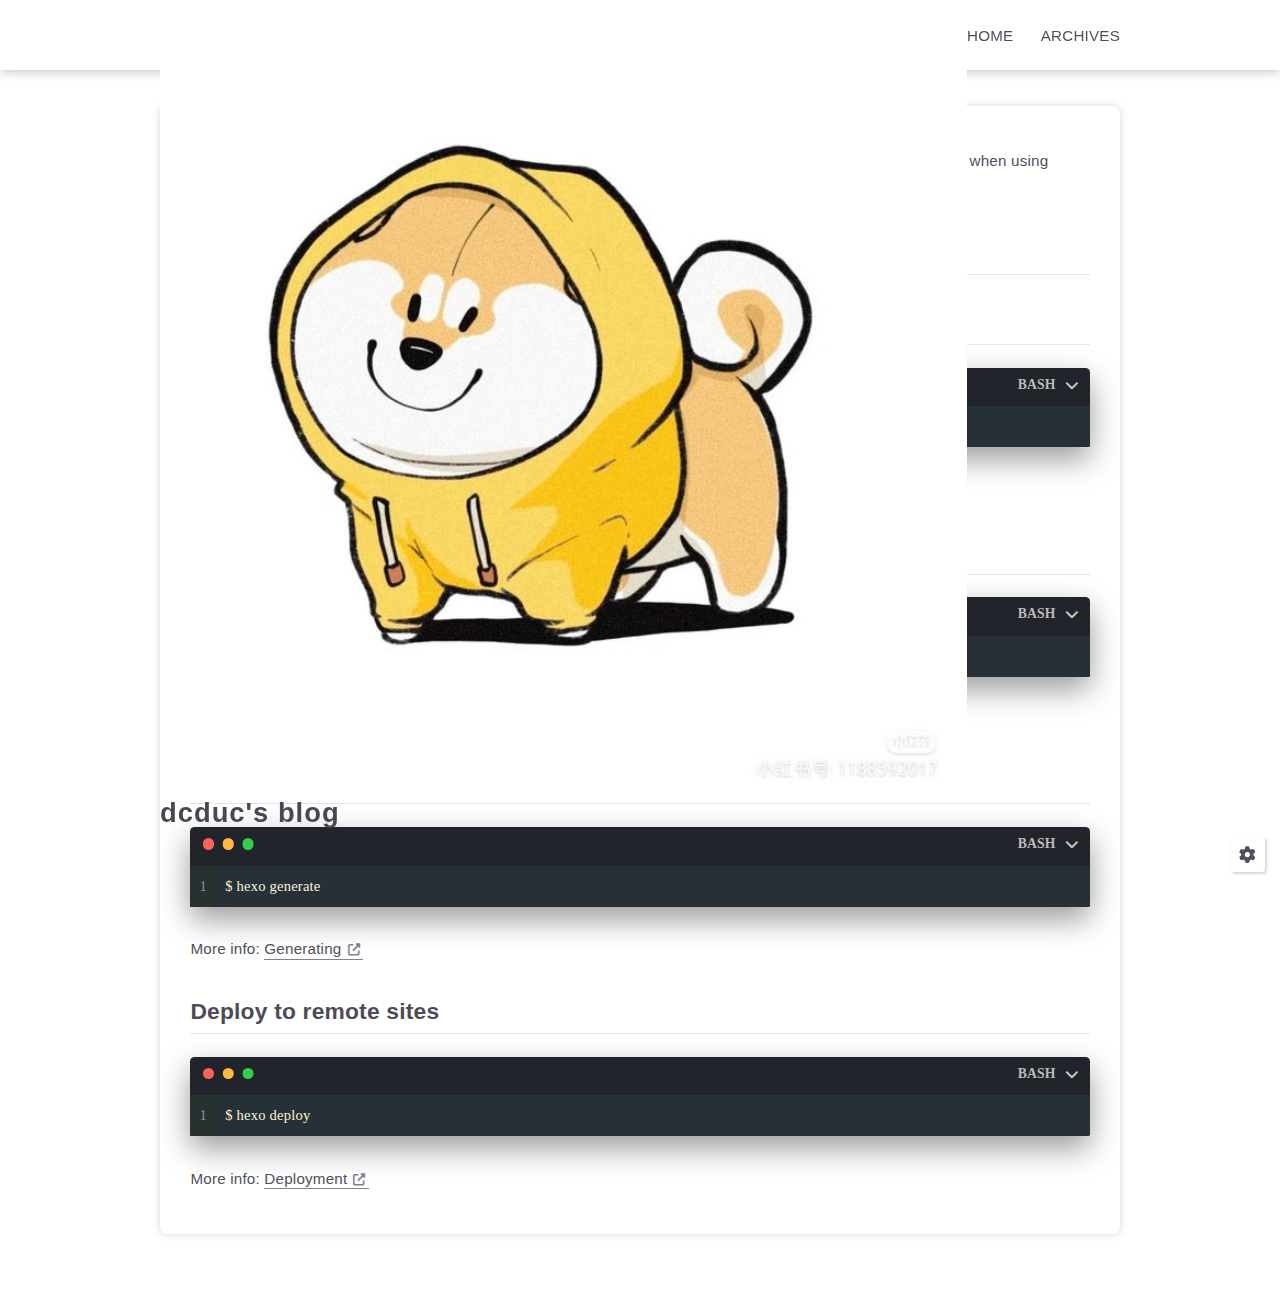
<file: hello-world.html>
<!DOCTYPE html>
<html lang="en">
<head>
    <meta charset="utf-8">
    <meta name="viewport" content="width=device-width, initial-scale=1, maximum-scale=1">
    <meta name="keywords" content="Hexo Theme Keep">
    <meta name="description" content="Hexo Theme Keep">
    <meta name="author" content="dcduc">
    
    <title>
        
            Hello World |
        
        dcduc&#39;s blog
    </title>
    
<link rel="stylesheet" href="/css/style.css">

    
        <link rel="shortcut icon" href="/images/avatar.jpg">
    
    
<link rel="stylesheet" href="/font/css/fontawesome.min.css">

    
<link rel="stylesheet" href="/font/css/regular.min.css">

    
<link rel="stylesheet" href="/font/css/solid.min.css">

    
<link rel="stylesheet" href="/font/css/brands.min.css">

    
    <script class="keep-theme-configurations">
    const KEEP = window.KEEP || {}
    KEEP.hexo_config = {"hostname":"example.com","root":"/","language":"en"}
    KEEP.theme_config = {"base_info":{"primary_color":"#0066cc","title":"dcduc's blog","author":"dcduc","avatar":"/images/avatar.jpg","logo":"/images/avatar.jpg","favicon":"/images/avatar.jpg"},"menu":{"home":"/","archives":"/archives"},"first_screen":{"enable":false,"background_img":"/images/bg.jpg","background_img_dark":"/images/bg.jpg","description":"Keep writing and Keep loving.","hitokoto":false},"social_contact":{"enable":false,"links":{"github":null,"weixin":null,"qq":null,"weibo":null,"zhihu":null,"twitter":null,"x":null,"facebook":null,"email":null}},"scroll":{"progress_bar":false,"percent":false,"hide_header":true},"home":{"announcement":null,"category":false,"tag":false,"post_datetime":"updated"},"post":{"author_badge":{"enable":false,"level_badge":true,"custom_badge":["One","Two","Three"]},"word_count":{"wordcount":false,"min2read":false},"datetime_format":"YYYY-MM-DD HH:mm:ss","copyright_info":false,"share":false,"reward":{"enable":false,"img_link":null,"text":null}},"code_block":{"tools":{"enable":true,"style":"mac"},"highlight_theme":"obsidian"},"toc":{"enable":true,"number":true,"expand_all":false,"init_open":true,"layout":"right"},"website_count":{"busuanzi_count":{"enable":false,"site_uv":false,"site_pv":false,"page_pv":false}},"local_search":{"enable":false,"preload":false},"comment":{"enable":false,"use":"valine","valine":{"appid":null,"appkey":null,"server_urls":null,"placeholder":null},"gitalk":{"github_id":null,"github_admins":null,"repository":null,"client_id":null,"client_secret":null,"proxy":null},"twikoo":{"env_id":null,"region":null,"version":"1.6.21"},"waline":{"server_url":null,"reaction":false,"version":2},"giscus":{"repo":null,"repo_id":null,"category":"Announcements","category_id":null,"reactions_enabled":false},"artalk":{"server":null},"disqus":{"shortname":null}},"rss":{"enable":false},"lazyload":{"enable":false},"cdn":{"enable":false,"provider":"cdnjs"},"pjax":{"enable":false},"footer":{"since":2020,"word_count":false,"icp":{"enable":false,"record_code":null,"url":"https://beian.miit.gov.cn"},"site_deploy":{"enable":false,"provider":"github","url":null},"shields_style":{"enable":false,"custom":[{"link_url":null,"img_url":null}]}},"inject":{"enable":false,"css":[null],"js":[null]},"root":"","source_data":{},"version":"4.1.1"}
    KEEP.language_ago = {"second":"%s seconds ago","minute":"%s minutes ago","hour":"%s hours ago","day":"%s days ago","week":"%s weeks ago","month":"%s months ago","year":"%s years ago"}
    KEEP.language_code_block = {"copy":"Copy code","copied":"Copied","fold":"Fold code block","folded":"Folded"}
    KEEP.language_copy_copyright = {"copy":"Copy copyright info","copied":"Copied","title":"Original post title","author":"Original post author","link":"Original post link"}
  </script>
<meta name="generator" content="Hexo 7.1.1"></head>


<body>
<div class="progress-bar-container">
    

    
</div>



<main class="page-container border-box">
    <!-- home first screen  -->
    

    <!-- page content -->
    <div class="page-main-content border-box">
        <div class="page-main-content-top">
            
<header class="header-wrapper">

    <div class="border-box header-content">
        <div class="left border-box">
            
                <a class="logo-image border-box" href="/">
                    <img src="/images/avatar.jpg">
                </a>
            
            <a class="site-name border-box" href="/">
               dcduc&#39;s blog
            </a>
        </div>

        <div class="right border-box">
            <div class="pc">
                <ul class="menu-list">
                    
                        
                        <li class="menu-item">
                            <a class=""
                               href="/"
                            >
                                
                                HOME
                            </a>
                        </li>
                    
                        
                        <li class="menu-item">
                            <a class=""
                               href="/archives"
                            >
                                
                                ARCHIVES
                            </a>
                        </li>
                    
                    
                </ul>
            </div>
            <div class="mobile">
                
                <div class="icon-item menu-bar">
                    <div class="menu-bar-middle"></div>
                </div>
            </div>
        </div>
    </div>

    <div class="header-drawer">
        <ul class="drawer-menu-list">
            
                
                <li class="drawer-menu-item flex-center">
                    <a class=""
                       href="/"
                    >HOME</a>
                </li>
            
                
                <li class="drawer-menu-item flex-center">
                    <a class=""
                       href="/archives"
                    >ARCHIVES</a>
                </li>
            
        </ul>
    </div>

    <div class="window-mask"></div>

</header>


        </div>

        <div class="page-main-content-middle border-box">

            <div class="main-content border-box">
                

                    
<div class="fade-in-down-animation">
    <div class="page-template-container border-box keep-container ">
        <!-- page top -->
        

        <!-- page bottom -->
        <div class="page-template-bottom border-box">
            <!-- use page template -->
            

            <!-- page content -->
            <div class="page-content border-box keep-markdown-body ">
                
                    <p>Welcome to <a class="link"   target="_blank" rel="noopener" href="https://hexo.io/" >Hexo<i class="fas fa-external-link-alt"></i></a>! This is your very first post. Check <a class="link"   target="_blank" rel="noopener" href="https://hexo.io/docs/" >documentation<i class="fas fa-external-link-alt"></i></a> for more info. If you get any problems when using Hexo, you can find the answer in <a class="link"   target="_blank" rel="noopener" href="https://hexo.io/docs/troubleshooting.html" >troubleshooting<i class="fas fa-external-link-alt"></i></a> or you can ask me on <a class="link"   target="_blank" rel="noopener" href="https://github.com/hexojs/hexo/issues" >GitHub<i class="fas fa-external-link-alt"></i></a>.</p>
<h2 id="Quick-Start"><a href="#Quick-Start" class="headerlink" title="Quick Start"></a>Quick Start</h2><h3 id="Create-a-new-post"><a href="#Create-a-new-post" class="headerlink" title="Create a new post"></a>Create a new post</h3><figure class="highlight bash"><table><tr><td class="gutter"><pre><span class="line">1</span><br></pre></td><td class="code"><pre><span class="line">$ hexo new <span class="string">&quot;My New Post&quot;</span></span><br></pre></td></tr></table></figure>

<p>More info: <a class="link"   target="_blank" rel="noopener" href="https://hexo.io/docs/writing.html" >Writing<i class="fas fa-external-link-alt"></i></a></p>
<h3 id="Run-server"><a href="#Run-server" class="headerlink" title="Run server"></a>Run server</h3><figure class="highlight bash"><table><tr><td class="gutter"><pre><span class="line">1</span><br></pre></td><td class="code"><pre><span class="line">$ hexo server</span><br></pre></td></tr></table></figure>

<p>More info: <a class="link"   target="_blank" rel="noopener" href="https://hexo.io/docs/server.html" >Server<i class="fas fa-external-link-alt"></i></a></p>
<h3 id="Generate-static-files"><a href="#Generate-static-files" class="headerlink" title="Generate static files"></a>Generate static files</h3><figure class="highlight bash"><table><tr><td class="gutter"><pre><span class="line">1</span><br></pre></td><td class="code"><pre><span class="line">$ hexo generate</span><br></pre></td></tr></table></figure>

<p>More info: <a class="link"   target="_blank" rel="noopener" href="https://hexo.io/docs/generating.html" >Generating<i class="fas fa-external-link-alt"></i></a></p>
<h3 id="Deploy-to-remote-sites"><a href="#Deploy-to-remote-sites" class="headerlink" title="Deploy to remote sites"></a>Deploy to remote sites</h3><figure class="highlight bash"><table><tr><td class="gutter"><pre><span class="line">1</span><br></pre></td><td class="code"><pre><span class="line">$ hexo deploy</span><br></pre></td></tr></table></figure>

<p>More info: <a class="link"   target="_blank" rel="noopener" href="https://hexo.io/docs/one-command-deployment.html" >Deployment<i class="fas fa-external-link-alt"></i></a></p>

                
            </div>

            <!-- comment plugin -->
            
        </div>
    </div>
</div>


                
            </div>
        </div>

        <!-- <div class="page-main-content-bottom border-box">
            
<footer class="footer border-box">
    <div class="border-box website-info-box default">
        
            <div class="copyright-info info-item default">
                &copy;&nbsp;<span>2020</span>&nbsp;-&nbsp;2024
                
                    &nbsp;<i class="fas fa-heart icon-animate"></i>&nbsp;&nbsp;<a href="/">dcduc</a>
                
            </div>

            <div class="theme-info info-item default">
                Powered by&nbsp;<a target="_blank" href="https://hexo.io">Hexo</a>&nbsp;&&nbsp;Theme&nbsp;<a class="keep-version" target="_blank" href="https://github.com/XPoet/hexo-theme-keep">Keep</a>
            </div>

            

            
        

        <div class="count-item info-item default">
            

            

            
        </div>
    </div>
</footer>

        </div> -->
    </div>

    <!-- post tools -->
    

    <!-- side tools -->
    <div class="side-tools">
        <div class="side-tools-container border-box ">
    <ul class="side-tools-list side-tools-show-handle border-box">
        <li class="tools-item tool-font-adjust-plus flex-center">
            <i class="fas fa-search-plus"></i>
        </li>

        <li class="tools-item tool-font-adjust-minus flex-center">
            <i class="fas fa-search-minus"></i>
        </li>

        <li class="tools-item tool-toggle-theme-mode flex-center">
            <i class="fas fa-moon"></i>
        </li>

        <!-- rss -->
        

        <li class="tools-item tool-scroll-to-bottom flex-center">
            <i class="fas fa-arrow-down"></i>
        </li>
    </ul>

    <ul class="exposed-tools-list border-box">
        

        

        <li class="tools-item tool-toggle-show flex-center">
            <i class="fas fa-cog fa-spin"></i>
        </li>

        <li class="tools-item tool-scroll-to-top flex-center show-arrow">
            <i class="arrow fas fa-arrow-up"></i>
            <span class="percent"></span>
        </li>
    </ul>
</div>

    </div>

    <!-- image mask -->
    <div class="zoom-in-image-mask">
    <img class="zoom-in-image">
</div>


    <!-- local search -->
    

    <!-- tablet toc -->
    
</main>



<!-- common -->

<script src="/js/utils.js"></script>

<script src="/js/header-shrink.js"></script>

<script src="/js/back2top.js"></script>

<script src="/js/toggle-theme.js"></script>

<script src="/js/code-block.js"></script>

<script src="/js/main.js"></script>

<script src="/js/libs/anime.min.js"></script>


<!-- local-search -->


<!-- lazyload -->


<div class="">
    

    <!-- categories page -->
    

    <!-- links page -->
    

    <!-- photos page -->
    

    <!-- tools page -->
    
</div>

<!-- mermaid -->


<!-- pjax -->



</body>
</html>
</file>
<file: css/style.css>
:root {
  --base-font-size: 15.2px;
  --base-line-height: 22px;
  --base-font-weight: 400;
  --base-font-family: Optima-Regular, Optima, PingFang SC, Microsoft YaHei, sans-serif;
  --page-content-width: 80%;
  --page-content-width-tablet: 88%;
  --page-content-width-mobile: 90%;
  --page-content-max-width: 960px;
  --page-content-max-width-2: calc(var(--page-content-max-width) * 1.2);
  --component-gap: 36px;
  --box-border-radius: 8px;
  --header-height: 70px;
  --header-shrink-height: calc(var(--header-height) * 0.72);
  --header-backdrop-filter-blur: 4px;
  --header-scroll-progress-bar-height: 2px;
  --header-title-font-family: var(--base-font-family);
  --header-title-font-size: 1.8rem;
  --header-menu-icon: inline-flex;
  --first-screen-display: block;
  --first-screen-font-family: var(--base-font-family);
  --first-screen-font-size: 2rem;
  --first-screen-font-color-light: #50505c;
  --first-screen-font-color-dark: #adbac5;
  --first-screen-font-offset: 0;
  --first-screen-icon-size: 1.8rem;
  --first-screen-icon-color-light: #50505c;
  --first-screen-icon-color-dark: #adbac5;
  --first-screen-header-font-color-light: #50505c;
  --first-screen-header-font-color-dark: #adbac5;
  --home-post-hover-scale: 1;
  --post-title-align: left;
  --post-author-avatar: block;
  --post-author-name: flex;
  --post-create-datetime: flex;
  --post-update-datetime: flex;
  --post-img-align: 0 auto 0 0;
}
.fade-in-down-animation {
  animation-name: fade-in-down;
  animation-duration: 1s;
  animation-fill-mode: both;
}
.title-hover-animation {
  position: relative;
  display: inline-block;
  color: var(--text-color-2);
  line-height: 1.3;
  vertical-align: top;
  border-bottom: none;
}
.title-hover-animation::before {
  position: absolute;
  bottom: -4px;
  left: 0;
  width: 100%;
  height: 2px;
  background-color: var(--text-color-2);
  transform: scaleX(0);
  visibility: hidden;
  content: "";
  transition-delay: 0s, 0s, 0s, 0s, 0s, 0s;
  transition-timing-function: ease, ease, ease, ease, ease-in-out, ease-in-out;
  transition-duration: 0.2s, 0.2s, 0.2s, 0.2s, 0.2s, 0.2s;
  transition-property: color, background, box-shadow, border-color, visibility, transform;
}
.title-hover-animation:hover::before {
  transform: scaleX(1);
  visibility: visible;
}
@-moz-keyframes fade-in-down {
  0% {
    transform: translateY(-50px);
    opacity: 0;
  }
  100% {
    transform: translateY(0);
    opacity: 1;
  }
}
@-webkit-keyframes fade-in-down {
  0% {
    transform: translateY(-50px);
    opacity: 0;
  }
  100% {
    transform: translateY(0);
    opacity: 1;
  }
}
@-o-keyframes fade-in-down {
  0% {
    transform: translateY(-50px);
    opacity: 0;
  }
  100% {
    transform: translateY(0);
    opacity: 1;
  }
}
@keyframes fade-in-down {
  0% {
    transform: translateY(-50px);
    opacity: 0;
  }
  100% {
    transform: translateY(0);
    opacity: 1;
  }
}
@-moz-keyframes heartbeat-animate {
  0%, 100% {
    transform: scale(1);
  }
  10%, 30% {
    transform: scale(0.88);
  }
  20%, 40%, 60%, 80% {
    transform: scale(1.08);
  }
  50%, 70% {
    transform: scale(1.08);
  }
}
@-webkit-keyframes heartbeat-animate {
  0%, 100% {
    transform: scale(1);
  }
  10%, 30% {
    transform: scale(0.88);
  }
  20%, 40%, 60%, 80% {
    transform: scale(1.08);
  }
  50%, 70% {
    transform: scale(1.08);
  }
}
@-o-keyframes heartbeat-animate {
  0%, 100% {
    transform: scale(1);
  }
  10%, 30% {
    transform: scale(0.88);
  }
  20%, 40%, 60%, 80% {
    transform: scale(1.08);
  }
  50%, 70% {
    transform: scale(1.08);
  }
}
@keyframes heartbeat-animate {
  0%, 100% {
    transform: scale(1);
  }
  10%, 30% {
    transform: scale(0.88);
  }
  20%, 40%, 60%, 80% {
    transform: scale(1.08);
  }
  50%, 70% {
    transform: scale(1.08);
  }
}
@-moz-keyframes img-loading-animation {
  to {
    transform: rotate(1turn);
  }
}
@-webkit-keyframes img-loading-animation {
  to {
    transform: rotate(1turn);
  }
}
@-o-keyframes img-loading-animation {
  to {
    transform: rotate(1turn);
  }
}
@keyframes img-loading-animation {
  to {
    transform: rotate(1turn);
  }
}
@-moz-keyframes blink-caret {
  from, to {
    opacity: 0;
  }
  50% {
    opacity: 1;
  }
}
@-webkit-keyframes blink-caret {
  from, to {
    opacity: 0;
  }
  50% {
    opacity: 1;
  }
}
@-o-keyframes blink-caret {
  from, to {
    opacity: 0;
  }
  50% {
    opacity: 1;
  }
}
@keyframes blink-caret {
  from, to {
    opacity: 0;
  }
  50% {
    opacity: 1;
  }
}
@-moz-keyframes shake {
  0% {
    transform: rotate(-5deg);
  }
  25% {
    transform: rotate(5deg);
  }
  50% {
    transform: rotate(-5deg);
  }
  75% {
    transform: rotate(5deg);
  }
  100% {
    transform: rotate(-5deg);
  }
}
@-webkit-keyframes shake {
  0% {
    transform: rotate(-5deg);
  }
  25% {
    transform: rotate(5deg);
  }
  50% {
    transform: rotate(-5deg);
  }
  75% {
    transform: rotate(5deg);
  }
  100% {
    transform: rotate(-5deg);
  }
}
@-o-keyframes shake {
  0% {
    transform: rotate(-5deg);
  }
  25% {
    transform: rotate(5deg);
  }
  50% {
    transform: rotate(-5deg);
  }
  75% {
    transform: rotate(5deg);
  }
  100% {
    transform: rotate(-5deg);
  }
}
@keyframes shake {
  0% {
    transform: rotate(-5deg);
  }
  25% {
    transform: rotate(5deg);
  }
  50% {
    transform: rotate(-5deg);
  }
  75% {
    transform: rotate(5deg);
  }
  100% {
    transform: rotate(-5deg);
  }
}
:root {
  --primary-color: #06c;
  --primary-color-light-1: #0075eb;
  --primary-color-light-2: #0a85ff;
  --primary-color-dark-1: #005cb8;
  --primary-color-dark-2: #0052a3;
  --background-color-1: #fff;
  --background-color-1-transparent: rgba(255,255,255,0.6);
  --background-color-2: #f7f7f7;
  --background-color-3: #f0f0f0;
  --content-background-color: #fff;
  --text-color-1: #484853;
  --text-color-2: #4c4c57;
  --text-color-3: #50505c;
  --text-color-4: #808091;
  --text-color-5: #b7b7c0;
  --text-color-6: #ededef;
  --toc-text-color: #6f6f80;
  --badge-color: #f0f0f0;
  --badge-background-color: #9393a1;
  --border-color: #b3b3b3;
  --selection-color: #0075eb;
  --shadow-color: rgba(0,0,0,0.16);
  --shadow-hover-color: rgba(0,0,0,0.22);
  --scrollbar-color: #686877;
  --scrollbar-background-color: #e6e6e6;
  --toc-scrollbar-color: rgba(80,80,92,0.1);
  --copyright-icon-bg-color: rgba(80,80,92,0.12);
  --avatar-background-color: #005cb8;
  --header-transparent-background-1: rgba(255,255,255,0.28);
  --header-transparent-background-2: rgba(255,255,255,0.4);
  --pjax-progress-bar-color: linear-gradient(45deg, #f10006, #ef5b00, #e59c01, #19ca05, #00cab5, #0264c8, #c303c3);
  --post-h-bottom-border-color: rgba(80,80,92,0.15);
  --keep-info-color: rgba(117,117,122,0.8);
  --keep-info-background-color: rgba(117,117,122,0.1);
  --keep-info-border-color: rgba(117,117,122,0.6);
  --keep-primary-color: #0458ab;
  --keep-primary-background-color: rgba(4,88,171,0.1);
  --keep-primary-border-color: rgba(4,88,171,0.6);
  --keep-warning-color: #b78d0f;
  --keep-warning-background-color: rgba(183,141,15,0.1);
  --keep-warning-border-color: rgba(183,141,15,0.6);
  --keep-success-color: #10b981;
  --keep-success-background-color: rgba(16,185,129,0.1);
  --keep-success-border-color: rgba(16,185,129,0.6);
  --keep-danger-color: #f43f5e;
  --keep-danger-background-color: rgba(244,63,94,0.1);
  --keep-danger-border-color: rgba(244,63,94,0.6);
}
@media (prefers-color-scheme: light) {
  :root {
    --primary-color: #06c;
    --primary-color-light-1: #0075eb;
    --primary-color-light-2: #0a85ff;
    --primary-color-dark-1: #005cb8;
    --primary-color-dark-2: #0052a3;
    --background-color-1: #fff;
    --background-color-1-transparent: rgba(255,255,255,0.6);
    --background-color-2: #f7f7f7;
    --background-color-3: #f0f0f0;
    --content-background-color: #fff;
    --text-color-1: #484853;
    --text-color-2: #4c4c57;
    --text-color-3: #50505c;
    --text-color-4: #808091;
    --text-color-5: #b7b7c0;
    --text-color-6: #ededef;
    --toc-text-color: #6f6f80;
    --badge-color: #f0f0f0;
    --badge-background-color: #9393a1;
    --border-color: #b3b3b3;
    --selection-color: #0075eb;
    --shadow-color: rgba(0,0,0,0.16);
    --shadow-hover-color: rgba(0,0,0,0.22);
    --scrollbar-color: #686877;
    --scrollbar-background-color: #e6e6e6;
    --toc-scrollbar-color: rgba(80,80,92,0.1);
    --copyright-icon-bg-color: rgba(80,80,92,0.12);
    --avatar-background-color: #005cb8;
    --header-transparent-background-1: rgba(255,255,255,0.28);
    --header-transparent-background-2: rgba(255,255,255,0.4);
    --pjax-progress-bar-color: linear-gradient(45deg, #f10006, #ef5b00, #e59c01, #19ca05, #00cab5, #0264c8, #c303c3);
    --post-h-bottom-border-color: rgba(80,80,92,0.15);
    --keep-info-color: rgba(117,117,122,0.8);
    --keep-info-background-color: rgba(117,117,122,0.1);
    --keep-info-border-color: rgba(117,117,122,0.6);
    --keep-primary-color: #0458ab;
    --keep-primary-background-color: rgba(4,88,171,0.1);
    --keep-primary-border-color: rgba(4,88,171,0.6);
    --keep-warning-color: #b78d0f;
    --keep-warning-background-color: rgba(183,141,15,0.1);
    --keep-warning-border-color: rgba(183,141,15,0.6);
    --keep-success-color: #10b981;
    --keep-success-background-color: rgba(16,185,129,0.1);
    --keep-success-border-color: rgba(16,185,129,0.6);
    --keep-danger-color: #f43f5e;
    --keep-danger-background-color: rgba(244,63,94,0.1);
    --keep-danger-border-color: rgba(244,63,94,0.6);
  }
}
@media (prefers-color-scheme: dark) {
  :root {
    --primary-color: #06c;
    --primary-color-light-1: #0075eb;
    --primary-color-light-2: #0a85ff;
    --primary-color-dark-1: #005cb8;
    --primary-color-dark-2: #0052a3;
    --background-color-1: #22272e;
    --background-color-1-transparent: rgba(34,39,46,0.6);
    --background-color-2: #292f38;
    --background-color-3: #313842;
    --content-background-color: #21262d;
    --text-color-1: #b7c2cc;
    --text-color-2: #b2bec8;
    --text-color-3: #adbac5;
    --text-color-4: #6c8397;
    --text-color-5: #4d5e6c;
    --text-color-6: #2e3841;
    --toc-text-color: #8296a6;
    --badge-color: #343c47;
    --badge-background-color: #ced6dc;
    --border-color: #596678;
    --selection-color: #005ebc;
    --shadow-color: rgba(120,120,120,0.18);
    --shadow-hover-color: rgba(120,120,120,0.24);
    --scrollbar-color: #505b6c;
    --scrollbar-background-color: #1d2127;
    --toc-scrollbar-color: rgba(173,186,197,0.1);
    --copyright-icon-bg-color: rgba(173,186,197,0.12);
    --avatar-background-color: #004a93;
    --header-transparent-background-1: rgba(34,39,46,0.28);
    --header-transparent-background-2: rgba(34,39,46,0.4);
    --pjax-progress-bar-color: linear-gradient(45deg, #ea404a, #ea722f, #e9a71f, #67e559, #18ecec, #1b85f1, #ee1dee);
    --post-h-bottom-border-color: rgba(173,186,197,0.15);
    --keep-info-color: #9999a2;
    --keep-info-background-color: rgba(153,153,162,0.1);
    --keep-info-border-color: rgba(153,153,162,0.5);
    --keep-primary-color: #268bef;
    --keep-primary-background-color: rgba(38,139,239,0.1);
    --keep-primary-border-color: rgba(38,139,239,0.6);
    --keep-warning-color: #ecc34d;
    --keep-warning-background-color: rgba(236,195,77,0.1);
    --keep-warning-border-color: rgba(236,195,77,0.6);
    --keep-success-color: #10b981;
    --keep-success-background-color: rgba(16,185,129,0.1);
    --keep-success-border-color: rgba(16,185,129,0.6);
    --keep-danger-color: #f43f5e;
    --keep-danger-background-color: rgba(244,63,94,0.1);
    --keep-danger-border-color: rgba(244,63,94,0.6);
  }
}
.light-mode {
  --primary-color: #06c;
  --primary-color-light-1: #0075eb;
  --primary-color-light-2: #0a85ff;
  --primary-color-dark-1: #005cb8;
  --primary-color-dark-2: #0052a3;
  --background-color-1: #fff;
  --background-color-1-transparent: rgba(255,255,255,0.6);
  --background-color-2: #f7f7f7;
  --background-color-3: #f0f0f0;
  --content-background-color: #fff;
  --text-color-1: #484853;
  --text-color-2: #4c4c57;
  --text-color-3: #50505c;
  --text-color-4: #808091;
  --text-color-5: #b7b7c0;
  --text-color-6: #ededef;
  --toc-text-color: #6f6f80;
  --badge-color: #f0f0f0;
  --badge-background-color: #9393a1;
  --border-color: #b3b3b3;
  --selection-color: #0075eb;
  --shadow-color: rgba(0,0,0,0.16);
  --shadow-hover-color: rgba(0,0,0,0.22);
  --scrollbar-color: #686877;
  --scrollbar-background-color: #e6e6e6;
  --toc-scrollbar-color: rgba(80,80,92,0.1);
  --copyright-icon-bg-color: rgba(80,80,92,0.12);
  --avatar-background-color: #005cb8;
  --header-transparent-background-1: rgba(255,255,255,0.28);
  --header-transparent-background-2: rgba(255,255,255,0.4);
  --pjax-progress-bar-color: linear-gradient(45deg, #f10006, #ef5b00, #e59c01, #19ca05, #00cab5, #0264c8, #c303c3);
  --post-h-bottom-border-color: rgba(80,80,92,0.15);
  --keep-info-color: rgba(117,117,122,0.8);
  --keep-info-background-color: rgba(117,117,122,0.1);
  --keep-info-border-color: rgba(117,117,122,0.6);
  --keep-primary-color: #0458ab;
  --keep-primary-background-color: rgba(4,88,171,0.1);
  --keep-primary-border-color: rgba(4,88,171,0.6);
  --keep-warning-color: #b78d0f;
  --keep-warning-background-color: rgba(183,141,15,0.1);
  --keep-warning-border-color: rgba(183,141,15,0.6);
  --keep-success-color: #10b981;
  --keep-success-background-color: rgba(16,185,129,0.1);
  --keep-success-border-color: rgba(16,185,129,0.6);
  --keep-danger-color: #f43f5e;
  --keep-danger-background-color: rgba(244,63,94,0.1);
  --keep-danger-border-color: rgba(244,63,94,0.6);
}
.dark-mode {
  --primary-color: #06c;
  --primary-color-light-1: #0075eb;
  --primary-color-light-2: #0a85ff;
  --primary-color-dark-1: #005cb8;
  --primary-color-dark-2: #0052a3;
  --background-color-1: #22272e;
  --background-color-1-transparent: rgba(34,39,46,0.6);
  --background-color-2: #292f38;
  --background-color-3: #313842;
  --content-background-color: #21262d;
  --text-color-1: #b7c2cc;
  --text-color-2: #b2bec8;
  --text-color-3: #adbac5;
  --text-color-4: #6c8397;
  --text-color-5: #4d5e6c;
  --text-color-6: #2e3841;
  --toc-text-color: #8296a6;
  --badge-color: #343c47;
  --badge-background-color: #ced6dc;
  --border-color: #596678;
  --selection-color: #005ebc;
  --shadow-color: rgba(120,120,120,0.18);
  --shadow-hover-color: rgba(120,120,120,0.24);
  --scrollbar-color: #505b6c;
  --scrollbar-background-color: #1d2127;
  --toc-scrollbar-color: rgba(173,186,197,0.1);
  --copyright-icon-bg-color: rgba(173,186,197,0.12);
  --avatar-background-color: #004a93;
  --header-transparent-background-1: rgba(34,39,46,0.28);
  --header-transparent-background-2: rgba(34,39,46,0.4);
  --pjax-progress-bar-color: linear-gradient(45deg, #ea404a, #ea722f, #e9a71f, #67e559, #18ecec, #1b85f1, #ee1dee);
  --post-h-bottom-border-color: rgba(173,186,197,0.15);
  --keep-info-color: #9999a2;
  --keep-info-background-color: rgba(153,153,162,0.1);
  --keep-info-border-color: rgba(153,153,162,0.5);
  --keep-primary-color: #268bef;
  --keep-primary-background-color: rgba(38,139,239,0.1);
  --keep-primary-border-color: rgba(38,139,239,0.6);
  --keep-warning-color: #ecc34d;
  --keep-warning-background-color: rgba(236,195,77,0.1);
  --keep-warning-border-color: rgba(236,195,77,0.6);
  --keep-success-color: #10b981;
  --keep-success-background-color: rgba(16,185,129,0.1);
  --keep-success-border-color: rgba(16,185,129,0.6);
  --keep-danger-color: #f43f5e;
  --keep-danger-background-color: rgba(244,63,94,0.1);
  --keep-danger-border-color: rgba(244,63,94,0.6);
}
* {
  transition-delay: 0s, 0s, 0s, 0s;
  transition-timing-function: ease, ease, ease, ease;
  transition-duration: 0.2s, 0.2s, 0.2s, 0.2s;
  transition-property: color, background, box-shadow, border-color;
}
*::-webkit-scrollbar {
  width: 0.4rem;
  height: 0.32rem;
  transition: all 0.2s ease;
}
*::-webkit-scrollbar-thumb {
  background: var(--scrollbar-color);
  border-radius: 0.2rem;
}
*::-webkit-scrollbar-track {
  background: var(--scrollbar-background-color);
}
html,
body {
  position: relative;
  width: 100%;
  height: 100%;
  margin: 0;
  padding: 0;
  color: var(--text-color-3);
  font-weight: var(--base-font-weight);
  font-size: var(--base-font-size);
  font-family: var(--base-font-family);
  line-height: var(--base-line-height);
  letter-spacing: 0.2px;
  background: var(--background-color-1);
}
html::-webkit-scrollbar,
body::-webkit-scrollbar {
  width: 0.56rem;
  height: 0.56rem;
}
@media (max-width: 800px) {
  html,
  body {
    font-size: calc(var(--base-font-size) * 0.95) !important;
    line-height: calc(var(--base-line-height) * 0.95) !important;
  }
  html::-webkit-scrollbar,
  body::-webkit-scrollbar {
    width: 0.42rem;
    height: 0.42rem;
  }
}
@media (max-width: 500px) {
  html,
  body {
    font-size: calc(var(--base-font-size) * 0.9) !important;
    line-height: calc(var(--base-line-height) * 0.9) !important;
  }
}
::selection {
  color: #fff;
  background: var(--selection-color);
}
ul,
ol,
li {
  margin: 0;
  padding: 0;
  list-style: none;
}
a {
  color: var(--text-color-3);
  text-decoration: none;
}
a i,
a span {
  color: var(--text-color-3);
}
a:hover,
a:active {
  color: var(--primary-color);
  text-decoration: none !important;
}
a:hover i,
a:active i,
a:hover span,
a:active span {
  color: var(--primary-color);
}
.dark-mode img {
  filter: brightness(0.9);
}
.dark-mode img:hover {
  filter: brightness(1);
}
img[lazyload] {
  position: relative;
  box-sizing: border-box;
  width: 8rem;
  height: 8rem;
  box-shadow: none !important;
  cursor: not-allowed;
  pointer-events: none;
}
img[lazyload]::before {
  position: absolute;
  top: 0;
  left: 0;
  display: block;
  width: 100%;
  height: 100%;
  background: var(--background-color-1);
  content: '';
  transition-delay: 0s, 0s, 0s, 0s, 0s;
  transition-timing-function: ease, ease, ease, ease, ease;
  transition-duration: 0.2s, 0.2s, 0.2s, 0.2s, 0.2s;
  transition-property: color, background, box-shadow, border-color, background;
}
img[lazyload]::after {
  position: absolute;
  top: 0;
  right: 0;
  bottom: 0;
  left: 0;
  display: block;
  width: 2rem;
  height: 2rem;
  margin: auto;
  border: 2px solid var(--text-color-6);
  border-top-color: var(--selection-color);
  border-left-color: var(--selection-color);
  border-radius: 50%;
  animation: img-loading-animation 750ms infinite linear;
  content: '';
  transition-delay: 0s, 0s, 0s, 0s, 0s;
  transition-timing-function: ease, ease, ease, ease, ease;
  transition-duration: 0.2s, 0.2s, 0.2s, 0.2s, 0.2s;
  transition-property: color, background, box-shadow, border-color, border;
}
.flex-center {
  display: flex;
  align-items: center;
  justify-content: center;
}
.flex-start {
  display: flex;
  align-items: center;
  justify-content: flex-start;
}
.flex-end {
  display: flex;
  align-items: center;
  justify-content: flex-end;
}
.border-box {
  position: relative;
  box-sizing: border-box;
}
.text-ellipsis {
  overflow: hidden;
  white-space: nowrap;
  text-overflow: ellipsis;
}
.text-color-2 {
  color: var(--text-color-2);
}
.text-color-3 {
  color: var(--text-color-3);
}
.text-color-4 {
  color: var(--text-color-4);
}
.clear::after {
  display: block;
  clear: both;
  height: 0;
  overflow: hidden;
  visibility: hidden;
  content: '';
}
.tooltip {
  position: relative;
  box-sizing: border-box;
}
.tooltip:hover .tooltip-content {
  display: inline-block;
}
.tooltip.show-img .tooltip-content {
  display: none !important;
}
.tooltip .tooltip-content {
  position: absolute;
  top: -0.4rem;
  left: 50%;
  z-index: 1010;
  display: none;
  box-sizing: border-box;
  padding: 0.2rem 0.6rem;
  color: var(--text-color-6);
  font-size: 0.8rem;
  letter-spacing: 0.8px;
  white-space: nowrap;
  background: var(--text-color-1);
  border-radius: 0.3rem;
  transform: translateX(-50%) translateY(-100%);
  transition-delay: 0s, 0s, 0s, 0s, 0s;
  transition-timing-function: ease, ease, ease, ease, ease;
  transition-duration: 0.2s, 0.2s, 0.2s, 0.2s, 0.2s;
  transition-property: color, background, box-shadow, border-color, display;
  -moz-user-select: none;
  -ms-user-select: none;
  -webkit-user-select: none;
  user-select: none;
}
.tooltip-img {
  position: relative;
  box-sizing: border-box;
}
.tooltip-img.show-img .tooltip-img-box {
  display: flex;
}
.tooltip-img .tooltip-img-box {
  position: absolute;
  top: -0.4rem;
  left: 50%;
  z-index: 1011;
  display: none;
  align-items: center;
  justify-content: center;
  box-sizing: border-box;
  min-height: 6rem;
  overflow: hidden;
  background: var(--background-color-3);
  border: 0.2rem solid var(--text-color-4);
  border-radius: 0.3rem;
  transform: translateX(-50%) translateY(-100%);
  transition-delay: 0s, 0s, 0s, 0s, 0s;
  transition-timing-function: ease, ease, ease, ease, ease;
  transition-duration: 0.2s, 0.2s, 0.2s, 0.2s, 0.2s;
  transition-property: color, background, box-shadow, border-color, display;
  -moz-user-select: none;
  -ms-user-select: none;
  -webkit-user-select: none;
  user-select: none;
}
.tooltip-img .tooltip-img-box.has-tip {
  flex-direction: column;
  justify-content: space-between;
}
.tooltip-img .tooltip-img-box img {
  display: block;
  max-height: 10rem;
}
.tooltip-img .tooltip-img-box .tip {
  position: relative;
  box-sizing: border-box;
  width: 100%;
  padding: 0.3rem 0;
  color: #555;
  font-size: 0.9rem;
  text-align: center;
}
.keep-markdown-body,
.keep-markdown-body > .post {
  font-size: 1rem;
}
.keep-markdown-body blockquote,
.keep-markdown-body > .post blockquote {
  position: relative;
  display: flex;
  flex-direction: column;
  justify-content: flex-start;
  box-sizing: border-box;
  margin: 1.4rem 0;
  padding: 0.8rem;
  color: var(--text-color-3);
  background: var(--background-color-2);
  border-left: 0.4rem solid var(--text-color-4);
  border-top-left-radius: 0.2rem;
  border-bottom-left-radius: 0.2rem;
}
.keep-markdown-body blockquote p,
.keep-markdown-body > .post blockquote p,
.keep-markdown-body blockquote ul,
.keep-markdown-body > .post blockquote ul,
.keep-markdown-body blockquote ol,
.keep-markdown-body > .post blockquote ol,
.keep-markdown-body blockquote footer,
.keep-markdown-body > .post blockquote footer {
  position: relative;
  box-sizing: border-box;
}
.keep-markdown-body blockquote footer,
.keep-markdown-body > .post blockquote footer {
  margin-bottom: 0.6rem;
  font-style: italic;
}
.keep-markdown-body blockquote cite,
.keep-markdown-body > .post blockquote cite {
  position: relative;
  box-sizing: border-box;
  margin-left: 1rem;
  color: var(--text-color-4);
}
.keep-markdown-body blockquote cite::before,
.keep-markdown-body > .post blockquote cite::before {
  content: '— ';
}
.keep-markdown-body p,
.keep-markdown-body > .post p {
  margin: 0.6rem 0;
  color: var(--text-color-3);
  line-height: 2;
}
.keep-markdown-body a,
.keep-markdown-body > .post a {
  position: relative;
  box-sizing: border-box;
  padding-bottom: 0.1rem;
  text-decoration: none;
  overflow-wrap: break-word;
  border-bottom: 0.1rem solid var(--text-color-4);
  outline: 0;
  cursor: pointer;
}
.keep-markdown-body a .fas,
.keep-markdown-body > .post a .fas,
.keep-markdown-body a .far,
.keep-markdown-body > .post a .far,
.keep-markdown-body a .fab,
.keep-markdown-body > .post a .fab {
  position: relative;
  margin: 0 0.2rem 0 0.4rem;
  color: var(--text-color-4);
  font-size: 0.8rem;
}
.keep-markdown-body a:hover,
.keep-markdown-body > .post a:hover {
  text-decoration: underline;
}
.keep-markdown-body a:hover::after,
.keep-markdown-body > .post a:hover::after {
  background: var(--primary-color);
}
.keep-markdown-body strong,
.keep-markdown-body > .post strong {
  color: var(--text-color-3);
}
.keep-markdown-body em,
.keep-markdown-body > .post em {
  color: var(--text-color-3);
}
.keep-markdown-body ul li,
.keep-markdown-body > .post ul li,
.keep-markdown-body ol li,
.keep-markdown-body > .post ol li {
  margin: 0.3rem 0 0.3rem 1rem;
  line-height: 2rem;
}
.keep-markdown-body ul li,
.keep-markdown-body > .post ul li {
  list-style: disc;
}
.keep-markdown-body ul li ul li,
.keep-markdown-body > .post ul li ul li {
  list-style: circle;
}
.keep-markdown-body ul li ul li ul li,
.keep-markdown-body > .post ul li ul li ul li {
  list-style: square;
}
.keep-markdown-body ol li,
.keep-markdown-body > .post ol li {
  list-style: decimal;
}
.keep-markdown-body ol li ol li,
.keep-markdown-body > .post ol li ol li {
  list-style: upper-alpha;
}
.keep-markdown-body ol li ol li ol li,
.keep-markdown-body > .post ol li ol li ol li {
  list-style: upper-roman;
}
.keep-markdown-body li,
.keep-markdown-body > .post li {
  color: var(--text-color-3);
}
.keep-markdown-body h1,
.keep-markdown-body > .post h1,
.keep-markdown-body h2,
.keep-markdown-body > .post h2,
.keep-markdown-body h3,
.keep-markdown-body > .post h3,
.keep-markdown-body h4,
.keep-markdown-body > .post h4,
.keep-markdown-body h5,
.keep-markdown-body > .post h5,
.keep-markdown-body h6,
.keep-markdown-body > .post h6 {
  position: relative;
  display: flex;
  justify-content: space-between;
  order: 0;
  box-sizing: border-box;
  padding-top: 0.4rem;
  padding-bottom: 0.2rem;
  overflow: hidden;
  color: var(--text-color-2);
  line-height: 1.6;
  border-bottom: 1px solid var(--post-h-bottom-border-color);
}
@media (max-width: 800px) {
  .keep-markdown-body h1,
  .keep-markdown-body > .post h1,
  .keep-markdown-body h2,
  .keep-markdown-body > .post h2,
  .keep-markdown-body h3,
  .keep-markdown-body > .post h3,
  .keep-markdown-body h4,
  .keep-markdown-body > .post h4,
  .keep-markdown-body h5,
  .keep-markdown-body > .post h5,
  .keep-markdown-body h6,
  .keep-markdown-body > .post h6 {
    line-height: 1.4;
  }
}
@media (max-width: 500px) {
  .keep-markdown-body h1,
  .keep-markdown-body > .post h1,
  .keep-markdown-body h2,
  .keep-markdown-body > .post h2,
  .keep-markdown-body h3,
  .keep-markdown-body > .post h3,
  .keep-markdown-body h4,
  .keep-markdown-body > .post h4,
  .keep-markdown-body h5,
  .keep-markdown-body > .post h5,
  .keep-markdown-body h6,
  .keep-markdown-body > .post h6 {
    line-height: 1.3;
  }
}
.keep-markdown-body h1:hover a.headerlink,
.keep-markdown-body > .post h1:hover a.headerlink,
.keep-markdown-body h2:hover a.headerlink,
.keep-markdown-body > .post h2:hover a.headerlink,
.keep-markdown-body h3:hover a.headerlink,
.keep-markdown-body > .post h3:hover a.headerlink,
.keep-markdown-body h4:hover a.headerlink,
.keep-markdown-body > .post h4:hover a.headerlink,
.keep-markdown-body h5:hover a.headerlink,
.keep-markdown-body > .post h5:hover a.headerlink,
.keep-markdown-body h6:hover a.headerlink,
.keep-markdown-body > .post h6:hover a.headerlink,
.keep-markdown-body h1:hover a.markdownIt-Anchor,
.keep-markdown-body > .post h1:hover a.markdownIt-Anchor,
.keep-markdown-body h2:hover a.markdownIt-Anchor,
.keep-markdown-body > .post h2:hover a.markdownIt-Anchor,
.keep-markdown-body h3:hover a.markdownIt-Anchor,
.keep-markdown-body > .post h3:hover a.markdownIt-Anchor,
.keep-markdown-body h4:hover a.markdownIt-Anchor,
.keep-markdown-body > .post h4:hover a.markdownIt-Anchor,
.keep-markdown-body h5:hover a.markdownIt-Anchor,
.keep-markdown-body > .post h5:hover a.markdownIt-Anchor,
.keep-markdown-body h6:hover a.markdownIt-Anchor,
.keep-markdown-body > .post h6:hover a.markdownIt-Anchor {
  visibility: visible;
}
.keep-markdown-body h1 a.headerlink,
.keep-markdown-body > .post h1 a.headerlink,
.keep-markdown-body h2 a.headerlink,
.keep-markdown-body > .post h2 a.headerlink,
.keep-markdown-body h3 a.headerlink,
.keep-markdown-body > .post h3 a.headerlink,
.keep-markdown-body h4 a.headerlink,
.keep-markdown-body > .post h4 a.headerlink,
.keep-markdown-body h5 a.headerlink,
.keep-markdown-body > .post h5 a.headerlink,
.keep-markdown-body h6 a.headerlink,
.keep-markdown-body > .post h6 a.headerlink,
.keep-markdown-body h1 a.markdownIt-Anchor,
.keep-markdown-body > .post h1 a.markdownIt-Anchor,
.keep-markdown-body h2 a.markdownIt-Anchor,
.keep-markdown-body > .post h2 a.markdownIt-Anchor,
.keep-markdown-body h3 a.markdownIt-Anchor,
.keep-markdown-body > .post h3 a.markdownIt-Anchor,
.keep-markdown-body h4 a.markdownIt-Anchor,
.keep-markdown-body > .post h4 a.markdownIt-Anchor,
.keep-markdown-body h5 a.markdownIt-Anchor,
.keep-markdown-body > .post h5 a.markdownIt-Anchor,
.keep-markdown-body h6 a.markdownIt-Anchor,
.keep-markdown-body > .post h6 a.markdownIt-Anchor {
  position: relative;
  order: 1;
  box-sizing: border-box;
  margin-left: 0.4rem;
  padding-top: 0.2rem;
  color: var(--text-color-4);
  font-size: 1.2rem;
  text-decoration: none;
  border: none;
  visibility: hidden;
}
.keep-markdown-body h1 a.headerlink:hover,
.keep-markdown-body > .post h1 a.headerlink:hover,
.keep-markdown-body h2 a.headerlink:hover,
.keep-markdown-body > .post h2 a.headerlink:hover,
.keep-markdown-body h3 a.headerlink:hover,
.keep-markdown-body > .post h3 a.headerlink:hover,
.keep-markdown-body h4 a.headerlink:hover,
.keep-markdown-body > .post h4 a.headerlink:hover,
.keep-markdown-body h5 a.headerlink:hover,
.keep-markdown-body > .post h5 a.headerlink:hover,
.keep-markdown-body h6 a.headerlink:hover,
.keep-markdown-body > .post h6 a.headerlink:hover,
.keep-markdown-body h1 a.markdownIt-Anchor:hover,
.keep-markdown-body > .post h1 a.markdownIt-Anchor:hover,
.keep-markdown-body h2 a.markdownIt-Anchor:hover,
.keep-markdown-body > .post h2 a.markdownIt-Anchor:hover,
.keep-markdown-body h3 a.markdownIt-Anchor:hover,
.keep-markdown-body > .post h3 a.markdownIt-Anchor:hover,
.keep-markdown-body h4 a.markdownIt-Anchor:hover,
.keep-markdown-body > .post h4 a.markdownIt-Anchor:hover,
.keep-markdown-body h5 a.markdownIt-Anchor:hover,
.keep-markdown-body > .post h5 a.markdownIt-Anchor:hover,
.keep-markdown-body h6 a.markdownIt-Anchor:hover,
.keep-markdown-body > .post h6 a.markdownIt-Anchor:hover {
  color: var(--text-color-3);
}
.keep-markdown-body h1 a.headerlink::before,
.keep-markdown-body > .post h1 a.headerlink::before,
.keep-markdown-body h2 a.headerlink::before,
.keep-markdown-body > .post h2 a.headerlink::before,
.keep-markdown-body h3 a.headerlink::before,
.keep-markdown-body > .post h3 a.headerlink::before,
.keep-markdown-body h4 a.headerlink::before,
.keep-markdown-body > .post h4 a.headerlink::before,
.keep-markdown-body h5 a.headerlink::before,
.keep-markdown-body > .post h5 a.headerlink::before,
.keep-markdown-body h6 a.headerlink::before,
.keep-markdown-body > .post h6 a.headerlink::before,
.keep-markdown-body h1 a.markdownIt-Anchor::before,
.keep-markdown-body > .post h1 a.markdownIt-Anchor::before,
.keep-markdown-body h2 a.markdownIt-Anchor::before,
.keep-markdown-body > .post h2 a.markdownIt-Anchor::before,
.keep-markdown-body h3 a.markdownIt-Anchor::before,
.keep-markdown-body > .post h3 a.markdownIt-Anchor::before,
.keep-markdown-body h4 a.markdownIt-Anchor::before,
.keep-markdown-body > .post h4 a.markdownIt-Anchor::before,
.keep-markdown-body h5 a.markdownIt-Anchor::before,
.keep-markdown-body > .post h5 a.markdownIt-Anchor::before,
.keep-markdown-body h6 a.markdownIt-Anchor::before,
.keep-markdown-body > .post h6 a.markdownIt-Anchor::before {
  font-weight: 600;
  font-family: 'Font Awesome 6 Free';
  content: '\f0c1';
}
.keep-markdown-body h1,
.keep-markdown-body > .post h1 {
  font-weight: 600;
  font-size: 1.7rem;
}
@media (max-width: 800px) {
  .keep-markdown-body h1,
  .keep-markdown-body > .post h1 {
    font-size: 1.53rem;
  }
}
@media (max-width: 500px) {
  .keep-markdown-body h1,
  .keep-markdown-body > .post h1 {
    line-height: 1.36rem;
  }
}
.keep-markdown-body h1 a.headerlink,
.keep-markdown-body > .post h1 a.headerlink,
.keep-markdown-body h1 a.markdownIt-Anchor,
.keep-markdown-body > .post h1 a.markdownIt-Anchor {
  font-size: 1.36rem;
}
.keep-markdown-body h2,
.keep-markdown-body > .post h2 {
  font-weight: 600;
  font-size: 1.6rem;
}
@media (max-width: 800px) {
  .keep-markdown-body h2,
  .keep-markdown-body > .post h2 {
    font-size: 1.44rem;
  }
}
@media (max-width: 500px) {
  .keep-markdown-body h2,
  .keep-markdown-body > .post h2 {
    line-height: 1.28rem;
  }
}
.keep-markdown-body h2 a.headerlink,
.keep-markdown-body > .post h2 a.headerlink,
.keep-markdown-body h2 a.markdownIt-Anchor,
.keep-markdown-body > .post h2 a.markdownIt-Anchor {
  font-size: 1.28rem;
}
.keep-markdown-body h3,
.keep-markdown-body > .post h3 {
  font-weight: 550;
  font-size: 1.5rem;
}
@media (max-width: 800px) {
  .keep-markdown-body h3,
  .keep-markdown-body > .post h3 {
    font-size: 1.35rem;
  }
}
@media (max-width: 500px) {
  .keep-markdown-body h3,
  .keep-markdown-body > .post h3 {
    line-height: 1.2rem;
  }
}
.keep-markdown-body h3 a.headerlink,
.keep-markdown-body > .post h3 a.headerlink,
.keep-markdown-body h3 a.markdownIt-Anchor,
.keep-markdown-body > .post h3 a.markdownIt-Anchor {
  font-size: 1.2rem;
}
.keep-markdown-body h4,
.keep-markdown-body > .post h4 {
  font-weight: 550;
  font-size: 1.4rem;
}
@media (max-width: 800px) {
  .keep-markdown-body h4,
  .keep-markdown-body > .post h4 {
    font-size: 1.26rem;
  }
}
@media (max-width: 500px) {
  .keep-markdown-body h4,
  .keep-markdown-body > .post h4 {
    line-height: 1.12rem;
  }
}
.keep-markdown-body h4 a.headerlink,
.keep-markdown-body > .post h4 a.headerlink,
.keep-markdown-body h4 a.markdownIt-Anchor,
.keep-markdown-body > .post h4 a.markdownIt-Anchor {
  font-size: 1.12rem;
}
.keep-markdown-body h5,
.keep-markdown-body > .post h5 {
  font-weight: 500;
  font-size: 1.3rem;
}
@media (max-width: 800px) {
  .keep-markdown-body h5,
  .keep-markdown-body > .post h5 {
    font-size: 1.17rem;
  }
}
@media (max-width: 500px) {
  .keep-markdown-body h5,
  .keep-markdown-body > .post h5 {
    line-height: 1.04rem;
  }
}
.keep-markdown-body h5 a.headerlink,
.keep-markdown-body > .post h5 a.headerlink,
.keep-markdown-body h5 a.markdownIt-Anchor,
.keep-markdown-body > .post h5 a.markdownIt-Anchor {
  font-size: 1.04rem;
}
.keep-markdown-body h6,
.keep-markdown-body > .post h6 {
  font-weight: 500;
  font-size: 1.2rem;
  line-height: 1.2;
}
@media (max-width: 800px) {
  .keep-markdown-body h6,
  .keep-markdown-body > .post h6 {
    font-size: 1.2rem;
    line-height: 1.1;
  }
}
.keep-markdown-body h6 a.headerlink,
.keep-markdown-body > .post h6 a.headerlink,
.keep-markdown-body h6 a.markdownIt-Anchor,
.keep-markdown-body > .post h6 a.markdownIt-Anchor {
  font-size: 1.2rem;
}
.keep-markdown-body img,
.keep-markdown-body > .post img {
  position: relative;
  display: block;
  box-sizing: border-box;
  max-width: 100%;
  box-shadow: 0 0 0.2rem var(--shadow-color);
  cursor: zoom-in;
  opacity: 1;
}
.keep-markdown-body img.hide,
.keep-markdown-body > .post img.hide {
  opacity: 0;
}
.keep-markdown-body img[lazyload],
.keep-markdown-body > .post img[lazyload] {
  margin: 0.8rem auto 0.2rem;
  zoom: 1 !important;
}
.keep-markdown-body > img,
.keep-markdown-body > .post > img,
.keep-markdown-body p > img,
.keep-markdown-body > .post p > img {
  margin: var(--post-img-align);
}
.keep-markdown-body > .table-container,
.keep-markdown-body > .post > .table-container {
  box-sizing: border-box;
  width: 100%;
  margin: 1.5rem 0;
  overflow: auto;
}
.keep-markdown-body > .table-container table,
.keep-markdown-body > .post > .table-container table {
  box-sizing: border-box;
  width: 100%;
  border-collapse: collapse;
  border-spacing: 0;
}
.keep-markdown-body > .table-container table td,
.keep-markdown-body > .post > .table-container table td,
.keep-markdown-body > .table-container table th,
.keep-markdown-body > .post > .table-container table th {
  padding: 0;
  white-space: nowrap;
}
.keep-markdown-body > .table-container table td,
.keep-markdown-body > .post > .table-container table td {
  color: var(--text-color-3);
}
.keep-markdown-body > .table-container table th,
.keep-markdown-body > .post > .table-container table th {
  color: var(--text-color-2);
  font-weight: 600;
}
.keep-markdown-body > .table-container table td,
.keep-markdown-body > .post > .table-container table td,
.keep-markdown-body > .table-container table th,
.keep-markdown-body > .post > .table-container table th {
  padding: 0.5rem 1rem;
  border: 0.1rem solid var(--border-color);
}
.keep-markdown-body > .table-container table tr,
.keep-markdown-body > .post > .table-container table tr {
  background-color: var(--background-color-1);
  border: 0.1rem solid var(--border-color);
}
.keep-markdown-body > .table-container table tr:nth-child(2n),
.keep-markdown-body > .post > .table-container table tr:nth-child(2n) {
  background-color: var(--background-color-2);
}
.keep-markdown-body .mermaid,
.keep-markdown-body > .post .mermaid {
  background: #f5f5f5 !important;
  border-radius: 0.3rem;
}
:root {
  --toolbar-foreground: #b5b5b5;
  --toolbar-background: #3a3f40;
  --code-foreground: #585865;
  --code-background: rgba(0,102,204,0.15);
  --code-border-color: #2994ff;
  --highlight-background: #273036;
  --highlight-foreground: #faf5d6;
  --highlight-comment: #76888e;
  --highlight-red: #ee5758;
  --highlight-orange: #ec7600;
  --highlight-yellow: #ffcd22;
  --highlight-green: #93c763;
  --highlight-aqua: #458383;
  --highlight-blue: #6e95bd;
  --highlight-purple: #b18bb7;
  --highlight-deletion: #f39090;
  --highlight-addition: #7ccf26;
  --highlight-gutter-color: #7a979a;
  --highlight-gutter-bg-color: #273130;
  --mac-toolbar-background-color: #21252b;
  --shrink-line-foreground: #6c8397;
  --shrink-line-background-1: rgba(40,40,40,0.9);
  --shrink-line-background-2: rgba(40,40,40,0.6);
}
@media (prefers-color-scheme: light) {
  :root {
    --toolbar-foreground: #b5b5b5;
    --toolbar-background: #3a3f40;
    --code-foreground: #585865;
    --code-background: rgba(0,102,204,0.15);
    --code-border-color: #2994ff;
    --highlight-background: #273036;
    --highlight-foreground: #faf5d6;
    --highlight-comment: #76888e;
    --highlight-red: #ee5758;
    --highlight-orange: #ec7600;
    --highlight-yellow: #ffcd22;
    --highlight-green: #93c763;
    --highlight-aqua: #458383;
    --highlight-blue: #6e95bd;
    --highlight-purple: #b18bb7;
    --highlight-deletion: #f39090;
    --highlight-addition: #7ccf26;
    --highlight-gutter-color: #7a979a;
    --highlight-gutter-bg-color: #273130;
    --mac-toolbar-background-color: #21252b;
    --shrink-line-foreground: #6c8397;
    --shrink-line-background-1: rgba(40,40,40,0.9);
    --shrink-line-background-2: rgba(40,40,40,0.6);
  }
}
@media (prefers-color-scheme: dark) {
  :root {
    --toolbar-foreground: #b1b1b1;
    --toolbar-background: #393e3f;
    --code-foreground: #b5c1cb;
    --code-background: rgba(0,102,204,0.15);
    --code-border-color: #003d7a;
    --highlight-background: #262f35;
    --highlight-foreground: #f5ebad;
    --highlight-comment: #76888e;
    --highlight-red: #ed5152;
    --highlight-orange: #e77400;
    --highlight-yellow: #ffcc1c;
    --highlight-green: #90c55f;
    --highlight-aqua: #448080;
    --highlight-blue: #6a92bb;
    --highlight-purple: #ae87b5;
    --highlight-deletion: #eb4a4a;
    --highlight-addition: #63a61e;
    --highlight-gutter-color: #7b989b;
    --highlight-gutter-bg-color: #26302f;
    --mac-toolbar-background-color: #1f2021;
    --shrink-line-foreground: #6c8397;
    --shrink-line-background-1: rgba(40,40,40,0.9);
    --shrink-line-background-2: rgba(40,40,40,0.6);
  }
}
.light-mode {
  --toolbar-foreground: #b5b5b5;
  --toolbar-background: #3a3f40;
  --code-foreground: #585865;
  --code-background: rgba(0,102,204,0.15);
  --code-border-color: #2994ff;
  --highlight-background: #273036;
  --highlight-foreground: #faf5d6;
  --highlight-comment: #76888e;
  --highlight-red: #ee5758;
  --highlight-orange: #ec7600;
  --highlight-yellow: #ffcd22;
  --highlight-green: #93c763;
  --highlight-aqua: #458383;
  --highlight-blue: #6e95bd;
  --highlight-purple: #b18bb7;
  --highlight-deletion: #f39090;
  --highlight-addition: #7ccf26;
  --highlight-gutter-color: #7a979a;
  --highlight-gutter-bg-color: #273130;
  --mac-toolbar-background-color: #21252b;
  --shrink-line-foreground: #6c8397;
  --shrink-line-background-1: rgba(40,40,40,0.9);
  --shrink-line-background-2: rgba(40,40,40,0.6);
}
.dark-mode {
  --toolbar-foreground: #b1b1b1;
  --toolbar-background: #393e3f;
  --code-foreground: #b5c1cb;
  --code-background: rgba(0,102,204,0.15);
  --code-border-color: #003d7a;
  --highlight-background: #262f35;
  --highlight-foreground: #f5ebad;
  --highlight-comment: #76888e;
  --highlight-red: #ed5152;
  --highlight-orange: #e77400;
  --highlight-yellow: #ffcc1c;
  --highlight-green: #90c55f;
  --highlight-aqua: #448080;
  --highlight-blue: #6a92bb;
  --highlight-purple: #ae87b5;
  --highlight-deletion: #eb4a4a;
  --highlight-addition: #63a61e;
  --highlight-gutter-color: #7b989b;
  --highlight-gutter-bg-color: #26302f;
  --mac-toolbar-background-color: #1f2021;
  --shrink-line-foreground: #6c8397;
  --shrink-line-background-1: rgba(40,40,40,0.9);
  --shrink-line-background-2: rgba(40,40,40,0.6);
}
.code-block,
pre,
.highlight {
  margin: 1.5rem 0;
  padding: 0;
  overflow: auto;
  color: var(--highlight-foreground);
  font-size: 0.96rem;
  line-height: 1.5rem;
  background: var(--highlight-background);
  -ms-text-size-adjust: none;
  -moz-text-size-adjust: none;
  -webkit-text-size-adjust: none;
}
pre,
code {
  font-family: "Source Code Pro", consolas, Menlo;
}
code {
  box-sizing: border-box;
  padding: 0.3rem 0.4rem;
  color: var(--code-foreground);
  font-size: 0.88rem;
  word-wrap: break-word;
  background: var(--code-background);
  border: 0.1rem solid var(--code-border-color);
  border-radius: 0.3rem;
}
pre {
  padding: 0.6rem;
}
pre code {
  padding: 0;
  color: var(--highlight-foreground);
  text-shadow: none;
  background: none;
}
.highlight {
  border-bottom-right-radius: 0.1rem;
  border-bottom-left-radius: 0.1rem;
}
.highlight pre {
  margin: 0;
  padding: 0.6rem 0;
  border: none;
}
.highlight table {
  width: auto;
  margin: 0;
  border: none;
  border-spacing: unset;
}
.highlight td {
  padding: 0;
  border: none;
}
.highlight figcaption {
  box-sizing: border-box;
  padding: 0.5rem;
  color: var(--highlight-foreground);
  font-size: 1rem;
  line-height: 1rem;
}
.highlight figcaption a {
  float: right;
  color: var(--highlight-foreground);
  font-size: 0.9rem;
}
.highlight figcaption a:hover {
  border-bottom-color: var(--highlight-foreground);
}
.highlight .gutter pre {
  padding-right: 0.6rem;
  padding-left: 0.6rem;
  color: var(--highlight-gutter-color);
  text-align: center;
  background-color: var(--highlight-gutter-bg-color);
}
.highlight .code pre {
  width: 100%;
  padding-right: 0.6rem;
  padding-left: 0.6rem;
  background-color: var(--highlight-background);
}
.highlight .line {
  height: 1.5rem;
  color: var(--highlight-foreground);
}
.highlight .line .language-javascript {
  color: var(--highlight-foreground);
}
.highlight .line .attr {
  color: var(--highlight-foreground);
}
.highlight .line .string {
  color: var(--highlight-foreground);
}
.gutter {
  -moz-user-select: none;
  -ms-user-select: none;
  -webkit-user-select: none;
  user-select: none;
  color: var(--highlight-gutter-color);
  background: var(--highlight-gutter-bg-color);
}
.gutter .line {
  color: var(--highlight-gutter-color);
}
.gist table {
  width: auto;
}
.gist table td {
  border: none;
}
pre .deletion {
  color: var(--highlight-foreground);
  background: var(--highlight-deletion);
}
pre .addition {
  color: var(--highlight-foreground);
  background: var(--highlight-addition);
}
pre .meta {
  color: var(--highlight-purple);
}
pre .comment {
  color: var(--highlight-comment);
}
pre .variable,
pre .attribute,
pre .tag,
pre .regexp,
pre .ruby .constant,
pre .xml .tag .title,
pre .xml .pi,
pre .xml .doctype,
pre .html .doctype,
pre .css .id,
pre .css .class,
pre .css .pseudo {
  color: var(--highlight-red);
}
pre .property {
  color: var(--highlight-blue);
}
pre .number,
pre .preprocessor,
pre .built_in,
pre .literal,
pre .params,
pre .constant,
pre .command {
  color: var(--highlight-orange);
}
pre .ruby .class .title,
pre .css .rules .attribute,
pre .string,
pre .value,
pre .inheritance,
pre .header,
pre .ruby .symbol,
pre .xml .cdata,
pre .special,
pre .number,
pre .formula {
  color: var(--highlight-green);
}
pre .title,
pre .css .hexcolor {
  color: var(--highlight-aqua);
}
pre .function,
pre .python .decorator,
pre .python .title,
pre .ruby .function .title,
pre .ruby .title .keyword,
pre .perl .sub,
pre .javascript .title,
pre .coffeescript .title {
  color: var(--highlight-blue);
}
pre .keyword,
pre .javascript .function {
  color: var(--highlight-purple);
}
.highlight-container {
  position: relative;
  box-sizing: border-box;
  margin: 1.4rem 0;
}
.highlight-container.mac {
  margin: 1.4rem 0 1.8rem 0;
  box-shadow: 0 0.8rem 2rem 0 rgba(0,0,0,0.4);
}
.highlight-container.mac:hover .code-tools-box .copy {
  opacity: 1;
}
.highlight-container.mac .code-tools-box {
  justify-content: flex-end;
  padding: 0.4rem 0.6rem 0.7rem 0.4rem;
  background: var(--mac-toolbar-background-color);
}
.highlight-container.mac .code-tools-box::before {
  position: absolute;
  left: 0.8rem;
  width: 0.76rem;
  height: 0.76rem;
  background: #fc625d;
  border-radius: 50%;
  box-shadow: 1.3rem 0 #fdbc40, 2.6rem 0 #35cd4b;
  content: '';
}
.highlight-container.mac .code-tools-box.folded {
  border-bottom-right-radius: 0;
  border-bottom-left-radius: 0;
}
.highlight-container.mac .code-tools-box.folded .copy {
  display: none;
}
.highlight-container.mac .code-tools-box .code-lang {
  order: 1;
  color: #bbb;
}
.highlight-container.mac .code-tools-box .fold {
  order: 2;
  padding: 0 0.1rem 0 0.6rem;
}
.highlight-container.mac .code-tools-box .fold i {
  color: #ccc;
}
.highlight-container.mac .code-tools-box .copy {
  position: absolute;
  top: 3rem;
  right: 0.5rem;
  box-sizing: border-box;
  padding: 0 0.1rem;
  opacity: 0;
  transition-delay: 0s, 0s, 0s, 0s, 0s;
  transition-timing-function: ease, ease, ease, ease, ease-in-out;
  transition-duration: 0.2s, 0.2s, 0.2s, 0.2s, 0.2s;
  transition-property: color, background, box-shadow, border-color, opacity;
}
.highlight-container.mac .code-tools-box .copy i {
  font-size: 1rem;
}
.highlight-container .code-tools-box {
  position: relative;
  z-index: 1001;
  display: flex;
  align-items: center;
  justify-content: space-between;
  box-sizing: border-box;
  width: 100%;
  padding: 0.3rem 0.4rem;
  color: var(--toolbar-foreground);
  background: var(--toolbar-background);
  border-top-left-radius: 0.3rem;
  border-top-right-radius: 0.3rem;
}
.highlight-container .code-tools-box.folded {
  border-bottom-right-radius: 0.3rem;
  border-bottom-left-radius: 0.3rem;
}
.highlight-container .code-tools-box .code-lang {
  justify-content: flex-start;
  margin-left: 0.2rem;
  font-weight: 600;
  font-size: 0.9rem;
  font-family: "Source Code Pro", consolas, Menlo;
}
.highlight-container .code-tools-box .tool {
  -moz-user-select: none;
  -ms-user-select: none;
  -webkit-user-select: none;
  user-select: none;
  cursor: pointer;
}
.highlight-container .code-tools-box .tool i {
  font-size: 0.9rem;
}
.highlight-container .code-tools-box .fold {
  padding: 0 0.4rem 0 0.2rem;
}
.highlight-container figure.highlight {
  margin: 0;
}
.highlight-container figure.highlight.folded {
  height: 0 !important;
}
figure.highlight {
  position: relative;
  box-sizing: border-box;
  overflow-y: hidden;
  transition-delay: 0s, 0s, 0s, 0s, 0s;
  transition-timing-function: ease, ease, ease, ease, linear;
  transition-duration: 0.2s, 0.2s, 0.2s, 0.2s, 0.2s;
  transition-property: color, background, box-shadow, border-color, height;
}
figure.highlight .shrink-line {
  position: absolute;
  left: 0;
  box-sizing: border-box;
  width: 100%;
  background: linear-gradient(to bottom, var(--shrink-line-background-1), var(--shrink-line-background-2));
  cursor: pointer;
}
figure.highlight .shrink-line::before {
  color: var(--text-color-4);
  font-weight: 600;
  font-size: 1rem;
  font-family: 'Font Awesome 6 Free';
  content: '\f103';
}
figure.highlight .shrink-line:hover::before {
  font-size: 1.1rem;
}
:root {
  --toolbar-foreground: #b5b5b5;
  --toolbar-background: #3a3f40;
  --code-foreground: #585865;
  --code-background: rgba(0,102,204,0.15);
  --code-border-color: #2994ff;
  --highlight-background: #273036;
  --highlight-foreground: #faf5d6;
  --highlight-comment: #76888e;
  --highlight-red: #ee5758;
  --highlight-orange: #ec7600;
  --highlight-yellow: #ffcd22;
  --highlight-green: #93c763;
  --highlight-aqua: #458383;
  --highlight-blue: #6e95bd;
  --highlight-purple: #b18bb7;
  --highlight-deletion: #f39090;
  --highlight-addition: #7ccf26;
  --highlight-gutter-color: #7a979a;
  --highlight-gutter-bg-color: #273130;
  --mac-toolbar-background-color: #21252b;
  --shrink-line-foreground: #6c8397;
  --shrink-line-background-1: rgba(40,40,40,0.9);
  --shrink-line-background-2: rgba(40,40,40,0.6);
}
@media (prefers-color-scheme: light) {
  :root {
    --toolbar-foreground: #b5b5b5;
    --toolbar-background: #3a3f40;
    --code-foreground: #585865;
    --code-background: rgba(0,102,204,0.15);
    --code-border-color: #2994ff;
    --highlight-background: #273036;
    --highlight-foreground: #faf5d6;
    --highlight-comment: #76888e;
    --highlight-red: #ee5758;
    --highlight-orange: #ec7600;
    --highlight-yellow: #ffcd22;
    --highlight-green: #93c763;
    --highlight-aqua: #458383;
    --highlight-blue: #6e95bd;
    --highlight-purple: #b18bb7;
    --highlight-deletion: #f39090;
    --highlight-addition: #7ccf26;
    --highlight-gutter-color: #7a979a;
    --highlight-gutter-bg-color: #273130;
    --mac-toolbar-background-color: #21252b;
    --shrink-line-foreground: #6c8397;
    --shrink-line-background-1: rgba(40,40,40,0.9);
    --shrink-line-background-2: rgba(40,40,40,0.6);
  }
}
@media (prefers-color-scheme: dark) {
  :root {
    --toolbar-foreground: #b1b1b1;
    --toolbar-background: #393e3f;
    --code-foreground: #b5c1cb;
    --code-background: rgba(0,102,204,0.15);
    --code-border-color: #003d7a;
    --highlight-background: #262f35;
    --highlight-foreground: #f5ebad;
    --highlight-comment: #76888e;
    --highlight-red: #ed5152;
    --highlight-orange: #e77400;
    --highlight-yellow: #ffcc1c;
    --highlight-green: #90c55f;
    --highlight-aqua: #448080;
    --highlight-blue: #6a92bb;
    --highlight-purple: #ae87b5;
    --highlight-deletion: #eb4a4a;
    --highlight-addition: #63a61e;
    --highlight-gutter-color: #7b989b;
    --highlight-gutter-bg-color: #26302f;
    --mac-toolbar-background-color: #1f2021;
    --shrink-line-foreground: #6c8397;
    --shrink-line-background-1: rgba(40,40,40,0.9);
    --shrink-line-background-2: rgba(40,40,40,0.6);
  }
}
.light-mode {
  --toolbar-foreground: #b5b5b5;
  --toolbar-background: #3a3f40;
  --code-foreground: #585865;
  --code-background: rgba(0,102,204,0.15);
  --code-border-color: #2994ff;
  --highlight-background: #273036;
  --highlight-foreground: #faf5d6;
  --highlight-comment: #76888e;
  --highlight-red: #ee5758;
  --highlight-orange: #ec7600;
  --highlight-yellow: #ffcd22;
  --highlight-green: #93c763;
  --highlight-aqua: #458383;
  --highlight-blue: #6e95bd;
  --highlight-purple: #b18bb7;
  --highlight-deletion: #f39090;
  --highlight-addition: #7ccf26;
  --highlight-gutter-color: #7a979a;
  --highlight-gutter-bg-color: #273130;
  --mac-toolbar-background-color: #21252b;
  --shrink-line-foreground: #6c8397;
  --shrink-line-background-1: rgba(40,40,40,0.9);
  --shrink-line-background-2: rgba(40,40,40,0.6);
}
.dark-mode {
  --toolbar-foreground: #b1b1b1;
  --toolbar-background: #393e3f;
  --code-foreground: #b5c1cb;
  --code-background: rgba(0,102,204,0.15);
  --code-border-color: #003d7a;
  --highlight-background: #262f35;
  --highlight-foreground: #f5ebad;
  --highlight-comment: #76888e;
  --highlight-red: #ed5152;
  --highlight-orange: #e77400;
  --highlight-yellow: #ffcc1c;
  --highlight-green: #90c55f;
  --highlight-aqua: #448080;
  --highlight-blue: #6a92bb;
  --highlight-purple: #ae87b5;
  --highlight-deletion: #eb4a4a;
  --highlight-addition: #63a61e;
  --highlight-gutter-color: #7b989b;
  --highlight-gutter-bg-color: #26302f;
  --mac-toolbar-background-color: #1f2021;
  --shrink-line-foreground: #6c8397;
  --shrink-line-background-1: rgba(40,40,40,0.9);
  --shrink-line-background-2: rgba(40,40,40,0.6);
}
.keep-note {
  position: relative;
  box-sizing: border-box;
  width: 100%;
  margin-bottom: 2rem;
  padding: 0.8rem 1rem;
  font-size: 0.9rem;
  border-style: solid;
  border-width: 0.1rem;
  border-radius: 0.4rem;
}
.keep-note.info {
  color: var(--keep-info-color);
  background-color: var(--keep-info-background-color);
  border-color: var(--keep-info-border-color);
}
.keep-note.primary {
  color: var(--keep-primary-color);
  background-color: var(--keep-primary-background-color);
  border-color: var(--keep-primary-border-color);
}
.keep-note.success {
  color: var(--keep-success-color);
  background-color: var(--keep-success-background-color);
  border-color: var(--keep-success-border-color);
}
.keep-note.warning {
  color: var(--keep-warning-color);
  background-color: var(--keep-warning-background-color);
  border-color: var(--keep-warning-border-color);
}
.keep-note.danger {
  color: var(--keep-danger-color);
  background-color: var(--keep-danger-background-color);
  border-color: var(--keep-danger-border-color);
}
.keep-note .keep-note-title {
  box-sizing: border-box;
  padding: 0.6rem 0 0 0;
  color: inherit;
  font-weight: 600;
  font-size: 1rem;
}
.keep-note p {
  color: inherit;
}
.keep-button {
  position: relative;
  box-sizing: border-box;
  margin: auto 0.6rem;
  padding: 0.6rem 1rem;
  color: var(--text-color-3);
  font-size: 1rem;
  background: var(--background-color-1);
  border: none;
  border-radius: 0.4rem;
  box-shadow: 0.1rem 0.2rem 0.4rem var(--shadow-color);
  cursor: pointer;
}
.keep-button i {
  color: var(--text-color-3);
}
.keep-button:hover {
  color: var(--background-color-1);
  background: var(--primary-color);
}
.keep-button:hover i {
  color: var(--background-color-1);
}
.keep-button.size-small {
  margin: auto 0.3rem;
  padding: 0.5rem 0.8rem;
  font-size: 0.8rem;
  border-radius: 0.3rem;
  box-shadow: 0.1rem 0.1rem 0.3rem var(--shadow-color);
}
.keep-button.size-large {
  width: 100%;
  margin: 0.6rem 0;
  padding: 1rem;
  font-size: 1.1rem;
  border-radius: 0.5rem;
  box-shadow: 0.1rem 0.2rem 0.5rem var(--shadow-color);
}
.keep-button.color-info {
  color: var(--text-color-3);
  background-color: var(--background-color-1);
}
.keep-button.color-info:hover {
  color: var(--background-color-1);
  background: var(--primary-color);
}
.keep-button.color-primary {
  color: var(--keep-primary-color);
  background-color: var(--keep-primary-background-color);
}
.keep-button.color-primary:hover {
  color: #fff;
  background-color: var(--keep-primary-color);
}
.keep-button.color-success {
  color: var(--keep-success-color);
  background-color: var(--keep-success-background-color);
}
.keep-button.color-success:hover {
  color: #fff;
  background-color: var(--keep-success-color);
}
.keep-button.color-warning {
  color: var(--keep-warning-color);
  background-color: var(--keep-warning-background-color);
}
.keep-button.color-warning:hover {
  color: #fff;
  background-color: var(--keep-warning-color);
}
.keep-button.color-danger {
  color: var(--keep-danger-color);
  background-color: var(--keep-danger-background-color);
}
.keep-button.color-danger:hover {
  color: #fff;
  background-color: var(--keep-danger-color);
}
.keep-tabs {
  position: relative;
  box-sizing: border-box;
  width: 100%;
  height: auto;
  background: var(--background-color);
  border-radius: 0.4rem;
  box-shadow: 0.1rem 0.1rem 0.5rem var(--shadow-color);
}
.keep-tabs .tabs-nav {
  position: relative;
  display: flex;
  justify-content: flex-start;
  box-sizing: border-box;
  list-style: none;
}
.keep-tabs .tabs-nav::before {
  position: absolute;
  bottom: 0;
  left: 0;
  box-sizing: border-box;
  width: 100%;
  height: 2px;
  background: var(--border-color);
  content: '';
}
.keep-tabs .tabs-nav .tab {
  position: relative;
  box-sizing: border-box;
  margin-right: 0.8rem;
  padding: 1rem 0.6rem;
  overflow: hidden;
  color: var(--text-color-3);
  cursor: pointer;
}
.keep-tabs .tabs-nav .tab.active {
  font-weight: 600;
}
.keep-tabs .tabs-nav .tab.active::before {
  position: absolute;
  bottom: 0;
  left: 50%;
  box-sizing: border-box;
  width: 100%;
  height: 2px;
  background: var(--primary-color);
  border-radius: 0.2rem;
  transform: translateX(-50%);
  content: '';
}
.keep-tabs .tabs-content {
  position: relative;
  box-sizing: border-box;
}
.keep-tabs .tabs-content .tab-pane {
  position: relative;
  box-sizing: border-box;
  width: 100%;
  height: auto;
  min-height: 10rem;
  padding: 0.6rem 0.8rem;
}
.keep-tabs .tabs-content .tab-pane:not(.active) {
  display: none;
}
.page-container {
  width: 100%;
  height: auto;
  background: var(--background-color-1);
}
.page-container .page-main-content {
  display: flex;
  flex-direction: column;
  justify-content: space-between;
  min-height: 100vh;
  padding-top: var(--header-height);
}
.page-container .page-main-content.is-home .transparent-1 {
  background: var(--header-transparent-background-1);
  -webkit-backdrop-filter: blur(var(--header-backdrop-filter-blur));
  backdrop-filter: blur(var(--header-backdrop-filter-blur));
}
.page-container .page-main-content.is-home .transparent-2 {
  background: var(--header-transparent-background-2);
  -webkit-backdrop-filter: blur(calc(var(--header-backdrop-filter-blur) * 1.25));
  backdrop-filter: blur(calc(var(--header-backdrop-filter-blur) * 1.25));
}
.header-shrink .page-container .page-main-content {
  padding-top: var(--header-shrink-height);
}
@media (max-width: 800px) {
  .header-shrink .page-container .page-main-content {
    padding-top: calc(var(--header-shrink-height) * 0.9);
  }
}
@media (max-width: 500px) {
  .header-shrink .page-container .page-main-content {
    padding-top: calc(var(--header-shrink-height) * 0.8);
  }
}
@media (max-width: 800px) {
  .page-container .page-main-content {
    padding-top: calc(var(--header-height) * 0.9);
  }
}
@media (max-width: 500px) {
  .page-container .page-main-content {
    padding-top: calc(var(--header-height) * 0.8);
  }
}
.page-container .page-main-content .page-main-content-top {
  position: fixed;
  top: 0;
  right: 0;
  z-index: 1005;
  box-sizing: border-box;
  width: 100%;
  height: var(--header-height);
  transition-delay: 0s, 0s, 0s, 0s, 0s, 0s;
  transition-timing-function: ease, ease, ease, ease, ease-out, ease;
  transition-duration: 0.2s, 0.2s, 0.2s, 0.2s, 0.3s, 0.2s;
  transition-property: color, background, box-shadow, border-color, transform, height;
}
@media (max-width: 800px) {
  .page-container .page-main-content .page-main-content-top {
    height: calc(var(--header-height) * 0.9);
  }
}
@media (max-width: 500px) {
  .page-container .page-main-content .page-main-content-top {
    height: calc(var(--header-height) * 0.8);
  }
}
.page-container .page-main-content .page-main-content-top.hide {
  transform: translateY(-105%);
}
.header-shrink .page-container .page-main-content .page-main-content-top {
  height: var(--header-shrink-height);
}
@media (max-width: 800px) {
  .header-shrink .page-container .page-main-content .page-main-content-top {
    height: calc(var(--header-shrink-height) * 0.9);
  }
}
@media (max-width: 500px) {
  .header-shrink .page-container .page-main-content .page-main-content-top {
    height: calc(var(--header-shrink-height) * 0.8);
  }
}
.page-container .page-main-content .page-main-content-top.reset-color .header-content .site-name {
  color: var(--text-color-1) !important;
}
.page-container .page-main-content .page-main-content-top.reset-color .header-content .menu-item a {
  color: var(--text-color-3) !important;
}
.page-container .page-main-content .page-main-content-top.reset-color .header-content .menu-item a:hover {
  color: var(--primary-color) !important;
}
.page-container .page-main-content .page-main-content-top.reset-color .header-content .menu-item i.search {
  color: var(--text-color-3) !important;
}
.page-container .page-main-content .page-main-content-middle {
  display: flex;
  justify-content: center;
  width: 100%;
  padding: var(--component-gap) 0;
}
@media (max-width: 800px) {
  .page-container .page-main-content .page-main-content-middle {
    padding: calc(var(--component-gap) * 0.8) 0;
  }
}
@media (max-width: 500px) {
  .page-container .page-main-content .page-main-content-middle {
    padding: calc(var(--component-gap) * 0.6) 0;
  }
}
.page-container .page-main-content .page-main-content-middle .main-content {
  width: var(--page-content-width);
  max-width: var(--page-content-max-width);
  height: 100%;
  transition-delay: 0s, 0s, 0s, 0s, 0s, 0s;
  transition-timing-function: ease, ease, ease, ease, ease, ease;
  transition-duration: 0.2s, 0.2s, 0.2s, 0.2s, 0.1s, 0.1s;
  transition-property: color, background, box-shadow, border-color, max-width, width;
}
.has-toc .page-container .page-main-content .page-main-content-middle .main-content {
  max-width: var(--page-content-max-width-2);
}
@media (max-width: 800px) {
  .page-container .page-main-content .page-main-content-middle .main-content {
    width: var(--page-content-width-tablet);
  }
}
@media (max-width: 500px) {
  .page-container .page-main-content .page-main-content-middle .main-content {
    width: var(--page-content-width-mobile);
  }
}
.page-container .page-main-content .page-main-content-bottom {
  width: 100%;
}
.page-container .post-tools {
  position: fixed;
  top: calc(var(--header-height) + var(--component-gap));
  box-sizing: border-box;
  opacity: 0;
  transition-delay: 0s, 0s, 0s, 0s, 0s, 0s, 0.2s, 0s;
  transition-timing-function: ease, ease, ease, ease, ease, ease, ease, ease;
  transition-duration: 0.2s, 0.2s, 0.2s, 0.2s, 0.2s, 0.2s, 0.2s, 0.2s;
  transition-property: color, background, box-shadow, border-color, top, transform, opacity, left;
}
.page-container .post-tools.right-toc {
  left: calc((100vw - var(--page-content-max-width) / 2) - 5rem);
}
.page-container .post-tools.left-toc {
  right: calc((100vw - var(--page-content-max-width) / 2) - 5rem);
}
.header-shrink .page-container .post-tools {
  top: calc(var(--header-shrink-height) + var(--component-gap));
}
@media (max-width: 800px) {
  .page-container .post-tools {
    display: none !important;
  }
}
.page-container .side-tools {
  position: fixed;
  right: 0;
  bottom: 1.6rem;
  box-sizing: border-box;
  padding-right: 1rem;
}
@media (max-width: 800px) {
  .page-container .side-tools {
    padding-right: 0;
  }
}
.page-container .side-tools:hover .side-tools-container {
  transform: translateX(0);
  opacity: 1;
}
.page-container .tablet-post-toc-mask {
  position: fixed;
  top: 0;
  right: 0;
  z-index: 1010;
  box-sizing: border-box;
  width: 100%;
  height: 100%;
  background: rgba(0,0,0,0);
  visibility: hidden;
  transition-delay: 0s, 0s, 0s, 0s, 0s;
  transition-timing-function: ease, ease, ease, ease, ease;
  transition-duration: 0.2s, 0.2s, 0.2s, 0.2s, 0.2s;
  transition-property: color, background, box-shadow, border-color, visibility;
}
.page-container .tablet-post-toc-mask .tablet-post-toc {
  position: absolute;
  top: 0;
  left: 0;
  box-sizing: border-box;
  width: 22rem;
  height: 100%;
  padding: 1.2rem 1rem;
  background: var(--background-color-1);
  transform: translateX(-100%);
  transition-delay: 0s, 0s, 0s, 0s, 0s;
  transition-timing-function: ease, ease, ease, ease, ease;
  transition-duration: 0.2s, 0.2s, 0.2s, 0.2s, 0.4s;
  transition-property: color, background, box-shadow, border-color, transform;
}
@media (max-width: 500px) {
  .page-container .tablet-post-toc-mask .tablet-post-toc {
    width: 70%;
  }
}
.search-pop-overlay {
  position: fixed;
  top: 0;
  left: 0;
  z-index: 1008;
  display: flex;
  width: 100%;
  height: 100%;
  background: rgba(0,0,0,0);
  visibility: hidden;
  transition-delay: 0s, 0s, 0s, 0s, 0s, 0s;
  transition-timing-function: ease, ease, ease, ease, ease, ease;
  transition-duration: 0.2s, 0.2s, 0.2s, 0.2s, 0.3s, 0.3s;
  transition-property: color, background, box-shadow, border-color, visibility, background;
}
.search-pop-overlay.active {
  background: rgba(0,0,0,0.35);
  visibility: visible;
}
.search-pop-overlay.active .search-popup {
  transform: scale(1);
}
.search-pop-overlay .search-popup {
  z-index: 1006;
  width: 70%;
  height: 80%;
  margin: auto;
  background: var(--background-color-1);
  border-radius: 0.4rem;
  transform: scale(0);
  transition-delay: 0s, 0s, 0s, 0s, 0s;
  transition-timing-function: ease, ease, ease, ease, ease;
  transition-duration: 0.2s, 0.2s, 0.2s, 0.2s, 0.3s;
  transition-property: color, background, box-shadow, border-color, transform;
}
@media (max-width: 800px) {
  .search-pop-overlay .search-popup {
    width: 80%;
  }
}
@media (max-width: 500px) {
  .search-pop-overlay .search-popup {
    width: 90%;
  }
}
.search-pop-overlay .search-popup .search-header {
  display: flex;
  align-items: center;
  height: 3rem;
  padding: 0 1rem;
  background: var(--text-color-6);
  border-top-left-radius: 0.2rem;
  border-top-right-radius: 0.2rem;
}
.search-pop-overlay .search-popup .search-header .search-input-field-pre {
  margin-right: 0.2rem;
  color: var(--text-color-3);
  font-size: 1.3rem;
  cursor: pointer;
}
.search-pop-overlay .search-popup .search-header .search-input-container {
  flex-grow: 1;
  padding: 0.2rem;
}
.search-pop-overlay .search-popup .search-header .search-input-container .search-input {
  width: 100%;
  color: var(--text-color-3);
  font-size: 1.2rem;
  background: transparent;
  border: 0;
  outline: 0;
}
.search-pop-overlay .search-popup .search-header .search-input-container .search-input::-webkit-search-cancel-button {
  display: none;
}
.search-pop-overlay .search-popup .search-header .search-input-container .search-input::-webkit-input-placeholder {
  color: var(--text-color-4);
  font-size: 1rem;
}
.search-pop-overlay .search-popup .search-header .close-popup-btn {
  color: var(--text-color-3);
  font-size: 1.2rem;
  cursor: pointer;
}
.search-pop-overlay .search-popup .search-header .close-popup-btn:hover {
  color: var(--text-color-1);
}
.search-pop-overlay .search-popup #search-result {
  position: relative;
  display: flex;
  box-sizing: border-box;
  height: calc(100% - 3rem);
  padding: 0.3rem 1.5rem;
  overflow: auto;
}
.search-pop-overlay .search-popup #search-result .search-result-list {
  width: 100%;
  height: 100%;
  font-size: 1rem;
}
.search-pop-overlay .search-popup #search-result .search-result-list li {
  box-sizing: border-box;
  margin: 0.8rem 0;
  padding: 0.8rem 0;
  border-bottom: 0.1rem dashed var(--border-color);
}
.search-pop-overlay .search-popup #search-result .search-result-list li:last-child {
  border-bottom: none;
}
.search-pop-overlay .search-popup #search-result .search-result-list li .search-result-title {
  position: relative;
  display: flex;
  align-items: center;
  margin-bottom: 0.8rem;
  padding-left: 1rem;
  font-weight: bold;
}
.search-pop-overlay .search-popup #search-result .search-result-list li .search-result-title::after {
  position: absolute;
  top: 50%;
  left: 0;
  width: 0.4rem;
  height: 0.4rem;
  background: var(--text-color-3);
  border-radius: 50%;
  transform: translateY(-50%);
  content: '';
}
.search-pop-overlay .search-popup #search-result .search-result-list li .search-result {
  margin: 0;
  padding-left: 1rem;
  line-height: 2rem;
  word-wrap: break-word;
}
.search-pop-overlay .search-popup #search-result .search-result-list li a:hover {
  color: var(--text-color-3);
}
.search-pop-overlay .search-popup #search-result .search-result-list li .search-keyword {
  color: var(--primary-color);
  font-weight: bold;
  border-bottom: 0.1rem dashed var(--primary-color);
}
.search-pop-overlay .search-popup #search-result #no-result {
  margin: auto;
  color: var(--text-color-4);
}
.post-toc-wrap {
  width: 100%;
  height: 100%;
  overflow-y: auto;
  font-size: 0.92rem;
}
.post-toc-wrap::-webkit-scrollbar-thumb {
  background: var(--toc-scrollbar-color);
  border-radius: 0.3rem;
}
.post-toc-wrap::-webkit-scrollbar-track {
  background: transparent;
}
.post-toc-wrap .post-toc ol {
  position: relative;
  box-sizing: border-box;
  margin: 0;
  text-align: left;
  list-style: none;
}
.post-toc-wrap .post-toc ol a {
  transition-property: all;
}
.post-toc-wrap .post-toc .nav .nav-item {
  position: relative;
  box-sizing: border-box;
  overflow: hidden;
  line-height: 2;
  white-space: nowrap;
  text-overflow: ellipsis;
}
.post-toc-wrap .post-toc .nav .nav-item.active > .nav-child {
  display: block;
}
.post-toc-wrap .post-toc .nav .nav-item .nav-link {
  position: relative;
  box-sizing: border-box;
  padding-left: 0.8rem;
}
.post-toc-wrap .post-toc .nav .nav-item .nav-link:hover .nav-number,
.post-toc-wrap .post-toc .nav .nav-item .nav-link:hover .nav-text {
  color: var(--primary-color);
}
.post-toc-wrap .post-toc .nav .nav-item .nav-link.active-current > .nav-child {
  display: block;
}
.post-toc-wrap .post-toc .nav .nav-item .nav-link.active-current > .nav-child > .nav-item {
  display: block;
}
.post-toc-wrap .post-toc .nav .nav-item .nav-link.active-current::before {
  position: absolute;
  top: 50%;
  left: 0;
  width: 0.2rem;
  height: 1.2rem;
  background: var(--primary-color);
  border-radius: 0.2rem;
  transform: translateY(-50%);
  content: '';
}
.post-toc-wrap .post-toc .nav .nav-item .nav-link.active-current .nav-number,
.post-toc-wrap .post-toc .nav .nav-item .nav-link.active-current .nav-text {
  color: var(--primary-color);
}
.post-toc-wrap .post-toc .nav .nav-item .nav-link .nav-number,
.post-toc-wrap .post-toc .nav .nav-item .nav-link .nav-text {
  color: var(--toc-text-color);
}
.post-toc-wrap .post-toc .nav .nav-item .nav-child {
  padding-left: 1rem;
  display: none;
}
.comments-container {
  display: inline-block;
  width: 100%;
  margin-top: var(--component-gap);
}
.comments-container .comment-area-title {
  width: 100%;
  color: var(--text-color-3);
  font-size: 1.38rem;
  line-height: 2;
}
.comments-container .comment-area-title i {
  color: var(--text-color-3);
}
@media (max-width: 800px) {
  .comments-container .comment-area-title {
    font-size: 1.2rem;
  }
}
.comments-container .configuration-items-error-tip {
  display: flex;
  align-items: center;
  margin-top: 1rem;
  color: var(--text-color-3);
  font-size: 1rem;
}
.comments-container .configuration-items-error-tip i {
  margin-right: 0.3rem;
  color: var(--text-color-3);
  font-size: 1.2rem;
}
.comments-container .comment-plugin-fail {
  display: none;
  flex-direction: column;
  align-items: center;
  justify-content: space-around;
  width: 100%;
  padding: 2rem;
}
.comments-container .comment-plugin-fail .fail-tip {
  color: var(--text-color-3);
  font-size: 1.1rem;
}
.comments-container .comment-plugin-fail .reload {
  margin-top: 1rem;
}
.comments-container .comment-plugin-loading {
  flex-direction: column;
  padding: 1rem;
  color: var(--text-color-3);
}
.comments-container .comment-plugin-loading .loading-icon {
  color: var(--text-color-4);
  font-size: 2rem;
}
.comments-container .comment-plugin-loading .load-tip {
  margin-top: 1rem;
  color: var(--text-color-4);
  font-size: 1.1rem;
}
.progress-bar-container {
  position: fixed;
  top: 0;
  left: 0;
  z-index: 1009;
  width: 100%;
}
.progress-bar-container .pjax-progress-bar {
  position: absolute;
  top: 0;
  left: 0;
  z-index: 1008;
  width: 0;
  height: 2px;
  background: var(--pjax-progress-bar-color);
  visibility: hidden;
  opacity: 0;
  transition-delay: 0s, 0s, 0s, 0s, 0s, 0s;
  transition-timing-function: ease, ease, ease, ease, linear;
  transition-duration: 0.2s, 0.2s, 0.2s, 0.2s, 0.1s, 0.1s;
  transition-property: color, background, box-shadow, border-color, width, opacity;
}
.progress-bar-container .pjax-progress-bar.show {
  visibility: visible;
  opacity: 1;
}
.progress-bar-container .pjax-progress-icon {
  position: absolute;
  top: 0.4rem;
  right: 0.3rem;
  z-index: 1008;
  color: var(--text-color-3);
  font-size: 1.1rem;
  visibility: hidden;
}
@media (max-width: 800px) {
  .progress-bar-container .pjax-progress-icon {
    top: 0.3rem;
    right: 0.2rem;
    font-size: 1rem;
  }
}
.progress-bar-container .pjax-progress-icon.show {
  visibility: visible;
}
.progress-bar-container .scroll-progress-bar {
  position: absolute;
  top: 0;
  left: 0;
  z-index: 1007;
  width: 0;
  height: var(--header-scroll-progress-bar-height);
  background: var(--primary-color);
  visibility: hidden;
  transition-delay: 0s, 0s, 0s, 0s, 0s;
  transition-timing-function: ease, ease, ease, ease, linear;
  transition-duration: 0.2s, 0.2s, 0.2s, 0.2s, 0.1s;
  transition-property: color, background, box-shadow, border-color, width;
}
.progress-bar-container .scroll-progress-bar.hide {
  display: none !important;
}
.header-wrapper {
  display: flex;
  align-items: center;
  justify-content: center;
  box-sizing: border-box;
  width: 100%;
  height: 100%;
  padding-top: var(--header-scroll-progress-bar-height);
  background: var(--background-color-1);
  box-shadow: 1px 2px 6px var(--shadow-color);
}
.header-wrapper:hover {
  box-shadow: 1px 2px 10px var(--shadow-hover-color);
}
.header-wrapper .header-content {
  z-index: 1005;
  display: flex;
  flex-direction: row;
  align-items: center;
  justify-content: space-between;
  width: var(--page-content-width);
  max-width: var(--page-content-max-width);
  height: 100%;
  transition-delay: 0s, 0s, 0s, 0s, 0s, 0s;
  transition-timing-function: ease, ease, ease, ease, ease, ease;
  transition-duration: 0.2s, 0.2s, 0.2s, 0.2s, 0.1s, 0.1s;
  transition-property: color, background, box-shadow, border-color, max-width, width;
}
.header-wrapper .header-content.has-first-screen {
  max-width: var(--page-content-max-width-2);
}
.has-toc .header-wrapper .header-content {
  max-width: var(--page-content-max-width-2);
}
@media (max-width: 800px) {
  .header-wrapper .header-content {
    width: var(--page-content-width-tablet);
  }
}
@media (max-width: 500px) {
  .header-wrapper .header-content {
    width: var(--page-content-width-mobile);
  }
}
.header-wrapper .header-content .left {
  height: 100%;
  font-size: 2rem;
  transition-delay: 0s, 0s, 0s, 0s, 0s, 0s;
  transition-timing-function: ease, ease, ease, ease, linear, linear;
  transition-duration: 0.2s, 0.2s, 0.2s, 0.2s, 0.2s, 0.2s;
  transition-property: color, background, box-shadow, border-color, transform, transform-origin;
}
.header-shrink .header-wrapper .header-content .left {
  transform: scale(0.78);
  transform-origin: left;
}
.header-wrapper .header-content .left .logo-image {
  flex-shrink: 0;
  width: 2.68rem;
  height: 2.68rem;
  margin-right: 0.5rem;
}
@media (max-width: 800px) {
  .header-wrapper .header-content .left .logo-image {
    width: 2.412rem;
    height: 2.412rem;
  }
}
@media (max-width: 500px) {
  .header-wrapper .header-content .left .logo-image {
    width: 2.144rem;
    height: 2.144rem;
  }
}
.header-wrapper .header-content .left .logo-image img {
  width: 100%;
  border-radius: 0.4rem;
}
.header-wrapper .header-content .left .site-name {
  color: var(--text-color-1);
  font-weight: 600;
  font-size: var(--header-title-font-size);
  font-family: var(--header-title-font-family);
  line-height: 1;
  letter-spacing: 1px;
}
@media (max-width: 800px) {
  .header-wrapper .header-content .left .site-name {
    font-size: calc(var(--header-title-font-size) * 0.9);
  }
}
@media (max-width: 500px) {
  .header-wrapper .header-content .left .site-name {
    font-size: calc(var(--header-title-font-size) * 0.8);
  }
}
.is-home .header-wrapper .header-content .left .site-name {
  color: var(--first-screen-header-font-color-light);
  filter: brightness(92%);
}
.dark-mode .is-home .header-wrapper .header-content .left .site-name {
  color: var(--first-screen-header-font-color-dark);
  filter: brightness(106%);
}
.show-header-drawer .header-wrapper .header-content .left .site-name {
  color: var(--text-color-1) !important;
}
.header-wrapper .header-content .right .pc .menu-list {
  display: flex;
  gap: 1.8rem;
  align-items: center;
}
@media (max-width: 800px) {
  .header-wrapper .header-content .right .pc .menu-list {
    display: none;
  }
}
.header-wrapper .header-content .right .pc .menu-list .menu-item {
  font-size: 1rem;
  cursor: pointer;
}
.header-wrapper .header-content .right .pc .menu-list .menu-item.search {
  font-size: 1.5rem;
}
.header-wrapper .header-content .right .pc .menu-list .menu-item.search::before {
  display: none !important;
}
.header-wrapper .header-content .right .pc .menu-list .menu-item .menu-text-color {
  color: var(--text-color-3);
}
.header-wrapper .header-content .right .pc .menu-list .menu-item::before {
  position: absolute;
  bottom: -10px;
  left: 50%;
  box-sizing: border-box;
  width: 0;
  height: 2.6px;
  background: var(--primary-color);
  border-radius: 3px;
  transform: translateX(-50%);
  content: '';
  transition-delay: 0s, 0s, 0s, 0s, 0s, 0s, 0s;
  transition-timing-function: ease, ease, ease, ease, linear, linear, ease;
  transition-duration: 0.2s, 0.2s, 0.2s, 0.2s, 0.2s, 0.2s, 0.2s;
  transition-property: color, background, box-shadow, border-color, transform, bottom, width;
}
.header-shrink .header-wrapper .header-content .right .pc .menu-list .menu-item::before {
  bottom: calc(-1 * calc(var(--header-shrink-height) * 0.5 - 12px));
}
.header-wrapper .header-content .right .pc .menu-list .menu-item:hover::before,
.header-wrapper .header-content .right .pc .menu-list .menu-item.active::before {
  width: 100%;
}
.header-wrapper .header-content .right .pc .menu-list .menu-item .menu-icon {
  display: var(--header-menu-icon);
  margin-right: 0.1rem;
}
.is-home .header-wrapper .header-content .right .pc .menu-list .menu-item .menu-text-color {
  color: var(--first-screen-header-font-color-light);
}
.dark-mode .is-home .header-wrapper .header-content .right .pc .menu-list .menu-item .menu-text-color {
  color: var(--first-screen-header-font-color-dark);
}
.header-wrapper .header-content .right .pc .menu-list .menu-item.has-sub-menu::after {
  position: absolute;
  bottom: 0;
  left: 0;
  box-sizing: border-box;
  width: 100%;
  height: 100%;
  content: '';
}
.header-wrapper .header-content .right .pc .menu-list .menu-item.has-sub-menu:hover::after {
  bottom: -100%;
}
.header-wrapper .header-content .right .pc .menu-list .menu-item.has-sub-menu:hover .collapse-icon {
  transform: rotate(180deg);
}
.header-wrapper .header-content .right .pc .menu-list .menu-item.has-sub-menu:hover .sub-menu-list {
  display: flex;
}
.header-wrapper .header-content .right .pc .menu-list .menu-item .collapse-icon {
  margin-left: 0.1rem;
  transition-delay: 0s, 0s, 0s, 0s, 0s;
  transition-timing-function: ease, ease, ease, ease, ease;
  transition-duration: 0.2s, 0.2s, 0.2s, 0.2s, 0.3s;
  transition-property: color, background, box-shadow, border-color, transform;
}
.header-wrapper .header-content .right .pc .menu-list .sub-menu-list {
  position: absolute;
  bottom: -280%;
  left: 50%;
  display: none;
  gap: 1.8rem;
  justify-content: flex-start;
  box-sizing: border-box;
  padding: 0.8rem 1.6rem;
  background: var(--background-color-1);
  border-radius: 0.6rem;
  box-shadow: 0 0 8px var(--shadow-color);
  transform: translateX(-50%);
}
.header-wrapper .header-content .right .pc .menu-list .sub-menu-list .sub-menu-item {
  white-space: nowrap;
}
.header-wrapper .header-content .right .pc .menu-list .sub-menu-list .sub-menu-item .menu-text-color {
  color: var(--text-color-3) !important;
}
.header-wrapper .header-content .right .pc .menu-list .sub-menu-list .sub-menu-item:hover .menu-text-color,
.header-wrapper .header-content .right .pc .menu-list .sub-menu-list .sub-menu-item.active .menu-text-color {
  color: var(--primary-color) !important;
}
.header-wrapper .header-content .right .pc .menu-list .sub-menu-list .sub-menu-item .sub-menu-icon {
  display: var(--header-menu-icon);
  margin-right: 0.4rem;
}
.header-wrapper .header-content .right .mobile {
  gap: 1rem;
}
.header-wrapper .header-content .right .mobile .icon-item {
  position: relative;
  display: none;
  width: 20px;
  height: 20px;
  color: var(--text-color-3);
  font-size: 1.2rem;
  cursor: pointer;
}
.header-wrapper .header-content .right .mobile .icon-item i {
  color: var(--text-color-3);
}
.show-header-drawer .header-wrapper .header-content .right .mobile .icon-item i {
  color: var(--text-color-3) !important;
}
.reset-color .header-wrapper .header-content .right .mobile .icon-item i {
  color: var(--text-color-3) !important;
}
@media (max-width: 800px) {
  .header-wrapper .header-content .right .mobile .icon-item {
    display: flex;
    align-items: center;
    justify-content: center;
  }
}
.header-wrapper .header-content .right .mobile .menu-bar .menu-bar-middle {
  position: relative;
  width: 18px;
  height: 2.5px;
  background: var(--text-color-3);
}
.header-wrapper .header-content .right .mobile .menu-bar .menu-bar-middle::before,
.header-wrapper .header-content .right .mobile .menu-bar .menu-bar-middle::after {
  position: absolute;
  left: 0;
  width: 100%;
  height: 2.5px;
  background: var(--text-color-3);
  content: '';
  transition-delay: 0s, 0s, 0s, 0s, 0s;
  transition-timing-function: ease, ease, ease, ease, ease;
  transition-duration: 0.2s, 0.2s, 0.2s, 0.2s, 0.38s;
  transition-property: color, background, box-shadow, border-color, transform;
}
.header-wrapper .header-content .right .mobile .menu-bar .menu-bar-middle::before {
  top: -6px;
}
.show-header-drawer .header-wrapper .header-content .right .mobile .menu-bar .menu-bar-middle::before {
  transform: translateY(6px) rotate(45deg);
}
.header-wrapper .header-content .right .mobile .menu-bar .menu-bar-middle::after {
  bottom: -6px;
}
.show-header-drawer .header-wrapper .header-content .right .mobile .menu-bar .menu-bar-middle::after {
  transform: translateY(-6px) rotate(-45deg);
}
.reset-color .header-wrapper .header-content .right .mobile .menu-bar .menu-bar-middle {
  background: var(--text-color-3) !important;
}
.reset-color .header-wrapper .header-content .right .mobile .menu-bar .menu-bar-middle::before,
.reset-color .header-wrapper .header-content .right .mobile .menu-bar .menu-bar-middle::after {
  background: var(--text-color-3) !important;
}
.show-header-drawer .header-wrapper .header-content .right .mobile .menu-bar .menu-bar-middle {
  background: transparent !important;
}
.show-header-drawer .header-wrapper .header-content .right .mobile .menu-bar .menu-bar-middle::before,
.show-header-drawer .header-wrapper .header-content .right .mobile .menu-bar .menu-bar-middle::after {
  background: var(--text-color-3) !important;
}
.is-home .header-wrapper .header-content .right .mobile .icon-item i {
  color: var(--first-screen-header-font-color-light);
}
.is-home .header-wrapper .header-content .right .mobile .menu-bar .menu-bar-middle {
  background: var(--first-screen-header-font-color-light);
}
.is-home .header-wrapper .header-content .right .mobile .menu-bar .menu-bar-middle::before,
.is-home .header-wrapper .header-content .right .mobile .menu-bar .menu-bar-middle::after {
  background: var(--first-screen-header-font-color-light);
}
.dark-mode .is-home .header-wrapper .header-content .right .mobile .icon-item i {
  color: var(--first-screen-header-font-color-dark);
}
.dark-mode .is-home .header-wrapper .header-content .right .mobile .menu-bar .menu-bar-middle {
  background: var(--first-screen-header-font-color-dark);
}
.dark-mode .is-home .header-wrapper .header-content .right .mobile .menu-bar .menu-bar-middle::before,
.dark-mode .is-home .header-wrapper .header-content .right .mobile .menu-bar .menu-bar-middle::after {
  background: var(--first-screen-header-font-color-dark);
}
.header-wrapper .header-drawer {
  position: absolute;
  top: 0;
  left: 0;
  z-index: 1002;
  display: none;
  justify-content: center;
  box-sizing: border-box;
  width: 100%;
  padding: var(--header-height) 0 2rem 0;
  background: var(--background-color-1);
  transform: scaleY(0);
  transform-origin: top;
  transition-delay: 0s, 0s, 0s, 0s, 0s;
  transition-timing-function: ease, ease, ease, ease, ease;
  transition-duration: 0.2s, 0.2s, 0.2s, 0.2s, 0.38s;
  transition-property: color, background, box-shadow, border-color, transform;
}
@media (max-width: 800px) {
  .header-wrapper .header-drawer {
    display: flex;
  }
}
.show-header-drawer .header-wrapper .header-drawer {
  transform: scaleY(1);
}
.header-wrapper .header-drawer .drawer-menu-list {
  display: flex;
  flex-direction: column;
  gap: 1.2rem;
  align-items: flex-start;
  justify-content: flex-start;
  width: var(--page-content-width);
  max-width: var(--page-content-max-width);
  height: 100%;
  margin-top: 1rem;
}
@media (max-width: 800px) {
  .header-wrapper .header-drawer .drawer-menu-list {
    width: var(--page-content-width-tablet);
  }
}
@media (max-width: 500px) {
  .header-wrapper .header-drawer .drawer-menu-list {
    width: var(--page-content-width-mobile);
  }
}
.header-wrapper .header-drawer .drawer-menu-list .drawer-menu-item {
  width: 100%;
  padding: 0.6rem 0;
  font-size: 1.06rem;
  border-bottom: 0.1rem solid var(--background-color-3);
}
.header-wrapper .header-drawer .drawer-menu-list .drawer-menu-item.active .drawer-menu-label .drawer-menu-text-color {
  color: var(--primary-color);
}
.header-wrapper .header-drawer .drawer-menu-list .drawer-menu-item.show-sub-menu .collapse-icon {
  transform: rotate(-90deg);
}
.header-wrapper .header-drawer .drawer-menu-list .drawer-menu-item.show-sub-menu .drawer-sub-menu-list {
  display: flex;
  height: auto;
}
.header-wrapper .header-drawer .drawer-menu-list .drawer-menu-item .drawer-menu-label {
  display: flex;
  align-items: center;
  justify-content: space-between;
  width: 100%;
}
.header-wrapper .header-drawer .drawer-menu-list .drawer-menu-item .drawer-menu-label .left-side {
  width: 100%;
}
.header-wrapper .header-drawer .drawer-menu-list .drawer-menu-item .drawer-menu-label .left-side .menu-icon-wrap {
  display: var(--header-menu-icon);
  width: 1.6rem;
  margin-right: 0.4rem;
}
.header-wrapper .header-drawer .drawer-menu-list .drawer-menu-item .drawer-menu-label .right-side {
  margin-left: 0.4rem;
  cursor: pointer;
  transition-delay: 0s, 0s, 0s, 0s, 0s;
  transition-timing-function: ease, ease, ease, ease, ease;
  transition-duration: 0.2s, 0.2s, 0.2s, 0.2s, 0.2s;
  transition-property: color, background, box-shadow, border-color, transform;
}
.header-wrapper .header-drawer .drawer-menu-list .drawer-sub-menu-list {
  position: relative;
  display: none;
  flex-direction: column;
  justify-content: flex-start;
  box-sizing: border-box;
  width: 100%;
  height: 0;
  padding-top: 0.6rem;
  padding-bottom: 0.6rem;
  padding-left: 1.6rem;
  transition-delay: 0s, 0s, 0s, 0s, 0s, 0s;
  transition-timing-function: ease, ease, ease, ease, linear, linear;
  transition-duration: 0.2s, 0.2s, 0.2s, 0.2s, 0.2s, 0.2s;
  transition-property: color, background, box-shadow, border-color, display, height;
  -moz-user-select: none;
  -ms-user-select: none;
  -webkit-user-select: none;
  user-select: none;
}
.header-wrapper .header-drawer .drawer-menu-list .drawer-sub-menu-list .sub-menu-item {
  margin-top: 1rem;
  padding: 0.6rem 0;
}
.header-wrapper .header-drawer .drawer-menu-list .drawer-sub-menu-list .sub-menu-item.active a,
.header-wrapper .header-drawer .drawer-menu-list .drawer-sub-menu-list .sub-menu-item.active a i {
  color: var(--primary-color);
}
.header-wrapper .header-drawer .drawer-menu-list .drawer-sub-menu-list .sub-menu-item .sub-menu-icon-wrap {
  display: var(--header-menu-icon);
  width: 1.6rem;
  margin-right: 0.4rem;
}
.header-wrapper .window-mask {
  position: absolute;
  top: 0;
  left: 0;
  z-index: 1001;
  display: none;
  box-sizing: border-box;
  width: 100%;
  height: 100vh;
  background: rgba(0,0,0,0.4);
  visibility: hidden;
  opacity: 0;
  transition-delay: 0s, 0s, 0s, 0s, 0s, 0s;
  transition-timing-function: ease, ease, ease, ease, ease, ease;
  transition-duration: 0.2s, 0.2s, 0.2s, 0.2s, 0.38s, 0.38s;
  transition-property: color, background, box-shadow, border-color, transform, opacity;
}
@media (max-width: 800px) {
  .header-wrapper .window-mask {
    display: block;
  }
}
.show-header-drawer .header-wrapper .window-mask {
  visibility: visible;
  opacity: 1;
}
.show-header-drawer {
  overflow: hidden;
}
.post-tools-container {
  padding-top: var(--component-gap);
}
.post-tools-container .post-tools-list li {
  margin-bottom: 0.8rem;
}
.post-tools-container .post-tools-list li:last-child {
  margin-bottom: 0;
}
.post-tools-container .post-tools-list li.tools-item {
  position: relative;
  box-sizing: border-box;
  width: 2.5rem;
  height: 2.5rem;
  color: var(--text-color-3);
  font-size: 1.2rem;
  background: var(--background-color-1);
  border-radius: 50%;
  box-shadow: 2px 2px 5px var(--shadow-color);
  cursor: pointer;
}
.post-tools-container .post-tools-list li.tools-item:hover {
  box-shadow: 2px 2px 8px var(--shadow-hover-color);
}
.post-tools-container .post-tools-list li.tools-item i {
  color: var(--text-color-3);
}
.post-tools-container .post-tools-list li.tools-item:hover {
  color: var(--background-color-1);
  background: var(--primary-color);
}
.post-tools-container .post-tools-list li.tools-item:hover i {
  color: var(--background-color-1) !important;
}
.post-tools-container .post-tools-list li.tools-item.toggle-show-toc {
  display: none;
}
.post-tools-container .post-tools-list li.tools-item.go-to-comments .post-comments-count {
  position: absolute;
  top: 0;
  right: -1rem;
  display: none;
  align-items: center;
  justify-content: center;
  box-sizing: border-box;
  min-width: 1.1rem;
  height: 1.1rem;
  padding: 0 0.2rem;
  color: var(--badge-color);
  font-size: 12px;
  background: var(--badge-background-color);
  border-radius: 0.4rem;
}
@media (max-width: 800px) {
  .post-tools-container .post-tools-list li.tools-item.go-to-comments .post-comments-count {
    display: none !important;
  }
}
.post-tools-container .post-tools-list li.status-item {
  width: 2.5rem;
  height: 2.5rem;
  color: var(--text-color-3);
  font-size: 1.6rem;
  cursor: pointer;
}
.post-tools-container .post-tools-list li.status-item.post-lock {
  cursor: default;
}
.post-tools-container .post-tools-list li.status-item.post-lock .fa-lock-open {
  display: none;
  color: var(--keep-success-color);
}
.post-tools-container .post-tools-list li.status-item.post-lock.decrypt {
  cursor: pointer;
}
.post-tools-container .post-tools-list li.status-item.post-lock.decrypt .fa-lock-open {
  display: block;
}
.post-tools-container .post-tools-list li.status-item.post-lock.decrypt .fa-lock {
  display: none;
}
.side-tools-show-handle {
  transform: translateX(100%);
  opacity: 0;
  transition-delay: 0s, 0s, 0s, 0s, 0s, 0s;
  transition-timing-function: ease, ease, ease, ease, linear, linear;
  transition-duration: 0.2s, 0.2s, 0.2s, 0.2s, 0.26s, 0.26s;
  transition-property: color, background, box-shadow, border-color, transform, opacity;
}
.side-tools-show-handle.show {
  transform: translateX(0);
  opacity: 1;
}
.side-tools-container .tools-item {
  width: 2.2rem;
  height: 2.2rem;
  margin-bottom: 0.25rem;
  color: var(--text-color-3);
  font-size: 1.1rem;
  background: var(--background-color-1);
  border-right: none;
  border-radius: 0.2rem;
  box-shadow: 0.1rem 0.1rem 0.2rem var(--shadow-color);
  cursor: pointer;
}
.side-tools-container .tools-item i {
  color: var(--text-color-3);
}
.side-tools-container .tools-item:hover {
  color: var(--background-color-1);
  background: var(--primary-color);
  box-shadow: 0.2rem 0.2rem 0.4rem var(--shadow-color);
}
.side-tools-container .tools-item:hover i {
  color: var(--background-color-1);
}
@media (max-width: 800px) {
  .side-tools-container .tools-item {
    width: 1.98rem;
    height: 1.98rem;
    font-size: 0.99rem;
  }
  .side-tools-container .tools-item.toggle-show-toc-tablet,
  .side-tools-container .tools-item.go-to-comments-tablet {
    display: flex !important;
  }
}
.side-tools-container .tools-item.rss a {
  width: 100%;
  height: 100%;
  border-radius: 0.2rem;
}
.side-tools-container .tools-item.rss a:hover {
  color: var(--background-color-1);
  background: var(--primary-color);
  box-shadow: 0.2rem 0.2rem 0.4rem var(--shadow-color);
}
.side-tools-container .tools-item.toggle-show-toc-tablet,
.side-tools-container .tools-item.go-to-comments-tablet {
  display: none;
}
.side-tools-container .exposed-tools-list .tool-scroll-to-top {
  display: none;
}
.side-tools-container .exposed-tools-list .tool-scroll-to-top.show {
  display: flex;
}
.side-tools-container .exposed-tools-list .tool-scroll-to-top.show-arrow .percent {
  display: none;
}
.side-tools-container .exposed-tools-list .tool-scroll-to-top.show-arrow .arrow {
  display: flex;
}
.side-tools-container .exposed-tools-list .tool-scroll-to-top.show-percent .percent {
  display: flex;
}
.side-tools-container .exposed-tools-list .tool-scroll-to-top.show-percent .arrow {
  display: none;
}
.side-tools-container .exposed-tools-list .tool-scroll-to-top:hover .percent {
  display: none;
}
.side-tools-container .exposed-tools-list .tool-scroll-to-top:hover .arrow {
  display: flex;
}
.side-tools-container .exposed-tools-list .tool-scroll-to-top .percent {
  font-size: 1rem;
}
.archive-list-container .archive-item {
  margin-bottom: var(--component-gap);
}
.archive-list-container .archive-item:last-child {
  margin-bottom: 0;
}
.archive-list-container .archive-item .archive-item-header {
  margin-bottom: 0.8rem;
}
.archive-list-container .archive-item .archive-item-header .archive-year {
  margin-right: 6px;
  color: var(--text-color-2);
  font-weight: 600;
  font-size: 1.6rem;
}
@media (max-width: 800px) {
  .archive-list-container .archive-item .archive-item-header .archive-year {
    font-size: 1.44rem;
  }
}
.archive-list-container .archive-item .archive-item-body {
  padding-left: 1.2rem;
}
.archive-list-container .archive-item .archive-item-body .post-item {
  display: flex;
  align-items: center;
  justify-content: space-between;
  width: 100%;
  padding: 0.96rem 0 0.96rem 1.92rem;
  font-size: 1rem;
}
.archive-list-container .archive-item .archive-item-body .post-item .starting-point {
  position: absolute;
  top: 0;
  left: 0;
  width: 1rem;
  height: 100%;
}
.archive-list-container .archive-item .archive-item-body .post-item .starting-point::after {
  position: absolute;
  top: 0;
  left: 50%;
  z-index: 1001;
  box-sizing: border-box;
  width: 0;
  height: 100%;
  border-left: 1px dashed var(--text-color-5);
  transform: translateX(-50%);
  content: '';
}
.archive-list-container .archive-item .archive-item-body .post-item .starting-point::before {
  top: 50%;
  left: 0;
  z-index: 1002;
  box-sizing: border-box;
  width: 0.5rem;
  height: 0.5rem;
  background: var(--text-color-5);
  border-radius: 50%;
  content: '';
  transition-delay: 0s, 0s, 0s, 0s, 0s;
  transition-timing-function: ease, ease, ease, ease, ease;
  transition-duration: 0.2s, 0.2s, 0.2s, 0.2s, 0.2s;
  transition-property: color, background, box-shadow, border-color, height;
}
.archive-list-container .archive-item .archive-item-body .post-item:hover .starting-point::before {
  width: 0.6rem;
  height: 0.6rem;
  background: var(--text-color-4);
}
.archive-list-container .archive-item .archive-item-body .post-item:hover a.post-title {
  color: var(--primary-color);
}
.archive-list-container .archive-item .archive-item-body .post-item .post-date {
  width: 3.6rem;
  margin-right: 1.2rem;
  color: var(--text-color-3);
  font-size: 1rem;
}
.archive-list-container .archive-item .archive-item-body .post-item a.post-title {
  width: calc(100% - 3.6rem);
  color: var(--text-color-3);
}
.footer {
  display: flex;
  flex-direction: column;
  align-items: center;
  justify-content: center;
  padding: 1rem 0;
  color: var(--text-color-4);
  font-size: 1rem;
}
.footer a {
  color: var(--text-color-4);
}
.footer a:hover {
  color: var(--primary-color);
}
.footer a.no-pointer {
  pointer-events: none;
}
.footer .info-item {
  position: relative;
  display: flex;
  flex-wrap: wrap;
  align-items: center;
  justify-content: center;
  box-sizing: border-box;
  margin: 0.2rem 0;
  color: var(--text-color-4);
}
.footer .info-item.count-info {
  display: flex;
}
.footer .info-item.count-info .count-item.uv,
.footer .info-item.count-info .count-item.pv {
  display: none;
}
.footer .info-item.deploy-info {
  display: flex;
}
.footer .info-item.deploy-info a,
.footer .info-item.deploy-info .tooltip {
  display: flex;
  align-items: center;
}
.footer .info-item.deploy-info img {
  height: 1.08rem;
  margin: 0 0.4rem;
}
.footer .info-item.count-info .count-item,
.footer .info-item.record-info .count-item,
.footer .info-item.count-info .record-item,
.footer .info-item.record-info .record-item {
  margin-right: 15px;
}
.footer .info-item.count-info .count-item::before,
.footer .info-item.record-info .count-item::before,
.footer .info-item.count-info .record-item::before,
.footer .info-item.record-info .record-item::before {
  position: absolute;
  top: 50%;
  left: -10px;
  box-sizing: border-box;
  transform: translateY(-56%);
  content: '|';
}
.footer .info-item.count-info .count-item:first-child::before,
.footer .info-item.record-info .count-item:first-child::before,
.footer .info-item.count-info .record-item:first-child::before,
.footer .info-item.record-info .record-item:first-child::before {
  display: none;
}
.footer .info-item.count-info .count-item:last-child,
.footer .info-item.record-info .count-item:last-child,
.footer .info-item.count-info .record-item:last-child,
.footer .info-item.record-info .record-item:last-child {
  margin-right: 0;
}
.footer .info-item.count-info .count-item .item-type,
.footer .info-item.record-info .count-item .item-type,
.footer .info-item.count-info .record-item .item-type,
.footer .info-item.record-info .record-item .item-type {
  margin-right: 4px;
}
.footer .icon-animate {
  animation: heartbeat-animate 1.2s ease-in-out infinite;
}
.paginator {
  gap: 1rem;
  margin-top: $page-container-gap;
  user-select: none;
}
.paginator .paginator-btn {
  cursor: not-allowed;
}
.paginator .paginator-btn a {
  padding: 0.3rem 0.6rem;
  pointer-events: none;
}
.paginator .paginator-btn a i {
  color: var(--text-color-4);
  font-size: 1rem;
}
.paginator .paginator-btn.allowed {
  cursor: pointer;
}
.paginator .paginator-btn.allowed a {
  pointer-events: auto;
}
.paginator .paginator-btn.allowed a i {
  color: var(--text-color-3);
}
.paginator .paginator-btn.allowed:hover a i {
  color: var(--primary-color);
}
.paginator .base-style {
  color: var(--text-color-4);
  font-size: 1.1rem;
}
.paginator .page-number-box {
  margin: 0 0.2rem;
}
.paginator .page-number-box .page-number-input {
  width: 2.8rem;
  height: 2rem;
  margin: 0;
  padding: 0;
  font-weight: 400 !important;
  font-size: 1rem;
  text-align: center;
  background: none;
  border: 0.1rem solid var(--border-color);
  border-radius: 0.3rem;
  outline: none;
  -webkit-appearance: none;
  transition-delay: 0s, 0s, 0s, 0s, 0s, 0s;
  transition-timing-function: ease, ease, ease, ease, ease, ease;
  transition-duration: 0.2s, 0.2s, 0.2s, 0.2s, 0.2s, 0.2s;
  transition-property: color, background, box-shadow, border-color, width, border-color;
}
.paginator .page-number-box .page-number-input::-webkit-outer-spin-button,
.paginator .page-number-box .page-number-input::-webkit-inner-spin-button {
  -webkit-appearance: none !important;
}
.paginator .page-number-box .page-number-input:hover,
.paginator .page-number-box .page-number-input:focus {
  width: 3.8rem;
  border-color: var(--primary-color);
}
.paginator .page-number-box .delimiter {
  margin: 0 0.6rem;
}
.first-screen-container {
  width: 100%;
  height: 100vh;
  overflow: hidden;
  background-image: url("/images/rain.gif");
  background-position-x: center;
  background-position-y: center;
  background-size: cover;
  background-repeat-x: no-repeat;
  background-repeat-y: no-repeat;
}
.dark-mode .first-screen-container {
  background-image: url("/images/bg.gif");
}
.first-screen-container .first-screen-content {
  display: flex;
  flex-direction: column;
  align-items: center;
  justify-content: space-between;
  width: 80%;
  height: 90%;
  padding-top: calc(var(--header-height) * 0.5);
}
@media (max-width: 800px) {
  .first-screen-container .first-screen-content {
    padding-top: calc(var(--header-height) * 0.5 * 0.9);
  }
}
@media (max-width: 500px) {
  .first-screen-container .first-screen-content {
    padding-top: calc(var(--header-height) * 0.5 * 0.8);
  }
}
.first-screen-container .first-screen-content .description {
  display: var(--first-screen-display);
  color: var(--first-screen-font-color-light);
  font-weight: bold;
  font-size: var(--first-screen-font-size);
  font-family: var(--first-screen-font-family);
  line-height: 1.8;
  text-align: center;
  transform: translateY(var(--first-screen-font-offset));
  opacity: 0;
}
.dark-mode .first-screen-container .first-screen-content .description {
  color: var(--first-screen-font-color-dark);
}
.dark-mode .first-screen-container .first-screen-content .description .desc-item .desc,
.dark-mode .first-screen-container .first-screen-content .description .desc-item .cursor {
  color: var(--first-screen-font-color-dark);
}
.first-screen-container .first-screen-content .description .desc-item .desc {
  color: var(--first-screen-font-color-light);
}
.first-screen-container .first-screen-content .description .desc-item .cursor {
  color: var(--first-screen-font-color-light);
  animation: blink-caret 0.8s step-end infinite;
}
@media (max-width: 800px) {
  .first-screen-container .first-screen-content .description {
    font-size: calc(var(--first-screen-font-size) * 0.9);
  }
}
.first-screen-container .first-screen-content .bottom-placeholder {
  width: 100%;
}
.first-screen-container .first-screen-content .bottom-placeholder .sc-icon-list {
  display: flex;
  justify-content: center;
}
.first-screen-container .first-screen-content .bottom-placeholder .sc-icon-list .sc-icon-item {
  display: flex;
  align-items: center;
  margin: 0 1rem;
  cursor: pointer;
}
.first-screen-container .first-screen-content .bottom-placeholder .sc-icon-list .sc-icon-item i {
  color: var(--first-screen-icon-color-light);
  font-size: var(--first-screen-icon-size);
}
.first-screen-container .first-screen-content .bottom-placeholder .sc-icon-list .sc-icon-item svg {
  width: var(--first-screen-icon-size);
  height: var(--first-screen-icon-size);
}
.first-screen-container .first-screen-content .bottom-placeholder .sc-icon-list .sc-icon-item svg path {
  fill: var(--first-screen-icon-color-light);
}
.dark-mode .first-screen-container .first-screen-content .bottom-placeholder .sc-icon-list .sc-icon-item i {
  color: var(--first-screen-icon-color-dark);
}
.dark-mode .first-screen-container .first-screen-content .bottom-placeholder .sc-icon-list .sc-icon-item svg path {
  fill: var(--first-screen-icon-color-dark);
}
@media (max-width: 800px) {
  .first-screen-container .first-screen-content .bottom-placeholder .sc-icon-list .sc-icon-item i {
    font-size: calc(var(--first-screen-icon-size) * 0.9);
  }
  .first-screen-container .first-screen-content .bottom-placeholder .sc-icon-list .sc-icon-item svg {
    width: calc(var(--first-screen-icon-size) * 0.9);
    height: calc(var(--first-screen-icon-size) * 0.9);
  }
}
.first-screen-container .first-screen-content .bottom-placeholder .sc-icon-list .sc-icon-item a {
  display: flex !important;
  align-items: center !important;
}
.zoom-in-image-mask {
  position: fixed;
  top: 0;
  right: 0;
  bottom: 0;
  left: 0;
  z-index: 1008;
  display: flex;
  align-items: center;
  justify-content: center;
  box-sizing: border-box;
  background: rgba(0,0,0,0);
  visibility: hidden;
  transition-delay: 0s, 0s, 0s, 0s, 0s, 0s;
  transition-timing-function: ease, ease, ease, ease, linear, linear;
  transition-duration: 0.2s, 0.2s, 0.2s, 0.2s, 0.3s, 0.3s;
  transition-property: color, background, box-shadow, border-color, visibility, background;
}
.zoom-in-image-mask.show {
  background: rgba(0,0,0,0.5);
  visibility: visible;
}
.zoom-in-image-mask.show .zoom-in-image {
  cursor: zoom-out;
}
.zoom-in-image-mask .zoom-in-image {
  position: absolute;
  z-index: 1009;
  transform-origin: center center;
  will-change: transform;
  transition-delay: 0s, 0s, 0s, 0s, 0s;
  transition-timing-function: ease, ease, ease, ease, linear;
  transition-duration: 0.2s, 0.2s, 0.2s, 0.2s, 0.3s;
  transition-property: color, background, box-shadow, border-color, transform;
}
.post-meta-info-container {
  color: var(--text-color-4);
}
.post-meta-info-container.post {
  font-size: 0.86rem;
}
.post-meta-info-container.post i.icon,
.post-meta-info-container.post i.fas {
  font-size: 0.86rem;
}
.post-meta-info-container.home {
  display: flex;
  align-items: center;
  justify-content: space-between;
  font-size: 0.92rem;
}
.post-meta-info-container.home i.icon,
.post-meta-info-container.home i.fas {
  font-size: 0.92rem;
}
.post-meta-info-container a {
  color: var(--text-color-4);
}
.post-meta-info-container a:hover {
  color: var(--primary-color);
}
.post-meta-info-container .post-meta-info {
  display: flex;
  flex-wrap: wrap;
  justify-content: flex-start;
  letter-spacing: 0.6px;
}
.post-meta-info-container .post-meta-info .meta-info-item {
  display: flex;
  align-items: center;
  justify-content: flex-start;
  box-sizing: border-box;
  margin-right: 0.7rem;
}
.post-meta-info-container .post-meta-info .meta-info-item:last-child {
  margin-right: 0;
}
.post-meta-info-container .post-meta-info .meta-info-item ul,
.post-meta-info-container .post-meta-info .meta-info-item li {
  display: inline;
}
.post-meta-info-container .post-meta-info .post-create-date {
  display: var(--post-create-datetime);
}
.post-meta-info-container .post-meta-info .post-update-date {
  display: var(--post-update-datetime);
}
.post-meta-info-container .post-meta-info .post-category {
  word-spacing: 0;
}
.post-meta-info-container .post-meta-info .post-category .category-item i.icon {
  font-size: 0.644rem;
}
@media (max-width: 500px) {
  .post-meta-info-container .post-meta-info .post-category {
    display: none !important;
  }
}
.post-meta-info-container .post-meta-info .post-tag {
  word-spacing: 0;
}
.post-meta-info-container .post-meta-info .post-tag .tag-item {
  margin-right: 0.32rem;
}
.post-meta-info-container .post-meta-info .post-tag .tag-item:last-child {
  margin-right: 0;
}
.post-meta-info-container .post-meta-info .post-tag .tag-item .tag-separator {
  margin-right: 0.2rem;
}
.post-meta-info-container .post-meta-info .post-tag .tag-item .tag-separator i.icon {
  font-size: 0.8464rem;
}
@media (max-width: 800px) {
  .post-meta-info-container .post-meta-info .post-tag {
    display: none !important;
  }
}
.post-meta-info-container .post-meta-info .post-pv {
  display: none;
}
.post-meta-info-container .home-read-more {
  display: flex;
  align-items: center;
  justify-content: space-between;
  font-size: 0.92rem;
}
.post-meta-info-container .home-read-more i.fas {
  color: var(--text-color-4);
  font-size: 1.012rem;
}
.post-copyright-info-container {
  width: 100%;
  margin-top: 1rem;
  background: var(--background-color-2);
  border-radius: calc(var(--box-border-radius) * 0.6);
}
.post-copyright-info-container .copyright-info-content {
  width: 100%;
  padding: 1.3rem;
  overflow: hidden;
  font-size: 1rem;
}
.post-copyright-info-container .copyright-info-content .copyright-info-top {
  width: 100%;
}
.post-copyright-info-container .copyright-info-content .copyright-info-top .copyright-post-title {
  width: 100%;
  color: var(--text-color-3);
  font-size: 1.1rem;
}
.post-copyright-info-container .copyright-info-content .copyright-info-top .copyright-post-link {
  width: 100%;
  margin-top: 0.2rem;
  color: var(--text-color-4);
}
.post-copyright-info-container .copyright-info-content .copyright-info-bottom {
  display: flex;
  justify-content: flex-start;
  margin-top: 1rem;
}
.post-copyright-info-container .copyright-info-content .copyright-info-bottom .bottom-item {
  z-index: 1010;
  margin-right: 1.2rem;
}
.post-copyright-info-container .copyright-info-content .copyright-info-bottom .bottom-item .type {
  color: var(--text-color-4);
}
.post-copyright-info-container .copyright-info-content .copyright-info-bottom .bottom-item .content {
  margin-top: 0.2rem;
  color: var(--text-color-3);
}
.post-copyright-info-container .copyright-info-content .copyright-info-bottom .post-license .content i {
  font-size: 1.1rem;
}
.post-copyright-info-container .copyright-info-content .copyright-bg {
  position: absolute;
  top: 50%;
  right: 2rem;
  color: var(--copyright-icon-bg-color);
  font-size: 14rem;
  transform: translateY(-50%);
}
@media (max-width: 500px) {
  .post-copyright-info-container .copyright-info-content .copyright-bg {
    font-size: 12rem;
  }
}
.post-copyright-info-container .copy-copyright-info {
  position: absolute;
  top: 0.5rem;
  right: 0.5rem;
  box-sizing: border-box;
  padding: 0.3rem;
  cursor: pointer;
}
.post-copyright-info-container .copy-copyright-info i {
  color: var(--text-color-3);
}
.home-content-container {
  background: var(--background-color-1);
}
.home-content-container .home-post-list .home-post-item {
  position: relative;
  box-sizing: border-box;
  margin-bottom: 2.8rem;
  padding: 0;
  background: var(--content-background-color);
  border-radius: var(--box-border-radius);
  box-shadow: 0 0 8px var(--shadow-color);
  transition-delay: 0s, 0s, 0s, 0s, 0s;
  transition-timing-function: ease, ease, ease, ease, linear;
  transition-duration: 0.2s, 0.2s, 0.2s, 0.2s, 0.2s;
  transition-property: color, background, box-shadow, border-color, transform;
}
.home-content-container .home-post-list .home-post-item:hover {
  transform: scale(var(--home-post-hover-scale));
  box-shadow: 0 0 12px var(--shadow-hover-color);
}
@media (max-width: 800px) {
  .home-content-container .home-post-list .home-post-item {
    margin-bottom: 2.24rem;
    padding: 0;
    border-radius: calc(var(--box-border-radius) * 0.8);
  }
}
@media (max-width: 500px) {
  .home-content-container .home-post-list .home-post-item {
    margin-bottom: 1.68rem;
    padding: 0;
    border-radius: calc(var(--box-border-radius) * 0.6);
  }
}
.home-content-container .home-post-list .home-post-item .post-sticky-box {
  position: absolute;
  z-index: 1001;
  display: flex;
  align-items: center;
  box-sizing: border-box;
  padding: 0.1rem 0.4rem;
  color: var(--text-color-4);
  font-size: 12px;
  letter-spacing: 1px;
  background: var(--background-color-3);
  border-radius: 0.3rem;
  transform: scale(0.86);
  cursor: default;
  -moz-user-select: none;
  -ms-user-select: none;
  -webkit-user-select: none;
  user-select: none;
}
.home-content-container .home-post-list .home-post-item .post-sticky-box.cover {
  top: 0.6rem;
  right: 0.6rem;
}
.home-content-container .home-post-list .home-post-item .post-sticky-box.card {
  top: 0.8rem;
  right: 0.8rem;
}
@media (max-width: 500px) {
  .home-content-container .home-post-list .home-post-item .post-sticky-box {
    padding: 0;
    background: none;
    transform: rotate(45deg);
  }
  .home-content-container .home-post-list .home-post-item .post-sticky-box .sticky-name {
    display: none;
  }
}
.home-content-container .home-post-list .home-post-item .home-post-item-top {
  width: 100%;
  overflow: hidden;
  background-color: var(--background-color-2);
  border-top-left-radius: var(--box-border-radius);
  border-top-right-radius: var(--box-border-radius);
}
@media (max-width: 500px) {
  .home-content-container .home-post-list .home-post-item .home-post-item-top {
    height: 8rem !important;
  }
}
.home-content-container .home-post-list .home-post-item .home-post-item-top .home-cover {
  width: 100%;
  height: 100%;
  object-fit: cover;
  transform-origin: center center;
  transition-delay: 0s, 0s, 0s, 0s, 0s;
  transition-timing-function: ease, ease, ease, ease, linear;
  transition-duration: 0.2s, 0.2s, 0.2s, 0.2s, 1s;
  transition-property: color, background, box-shadow, border-color, transform;
}
.home-content-container .home-post-list .home-post-item .home-post-item-top .home-cover:hover {
  transform: scale(1.03);
}
.home-content-container .home-post-list .home-post-item .home-post-item-bottom {
  padding: 2rem;
}
.home-content-container .home-post-list .home-post-item .home-post-item-bottom .sticky-icon {
  position: absolute;
  top: 1.2rem;
  right: 1.2rem;
  color: var(--text-color-4);
  font-size: 1.2rem;
  transform: rotate(45deg);
}
.home-content-container .home-post-list .home-post-item .home-post-item-bottom .home-post-title {
  margin: 0;
  color: var(--text-color-2);
  font-weight: 600;
  font-size: 1.4rem;
  line-height: 1.5;
}
@media (max-width: 800px) {
  .home-content-container .home-post-list .home-post-item .home-post-item-bottom .home-post-title {
    font-size: 1.3rem;
  }
}
@media (max-width: 500px) {
  .home-content-container .home-post-list .home-post-item .home-post-item-bottom .home-post-title {
    font-size: 1.2rem;
  }
}
.home-content-container .home-post-list .home-post-item .home-post-item-bottom .home-post-content {
  margin: 1.8rem 0;
  color: var(--text-color-3);
  text-align: justify;
  word-wrap: break-word;
}
.archives-container {
  box-sizing: border-box;
  margin-bottom: 2rem;
  padding: 2rem;
  background: var(--content-background-color);
  border-radius: var(--box-border-radius);
  box-shadow: 0 0 8px var(--shadow-color);
}
.archives-container:hover {
  box-shadow: 0 0 12px var(--shadow-hover-color);
}
@media (max-width: 800px) {
  .archives-container {
    margin-bottom: 1.6rem;
    padding: 1.6rem;
    border-radius: calc(var(--box-border-radius) * 0.8);
  }
}
@media (max-width: 500px) {
  .archives-container {
    margin-bottom: 1.2rem;
    padding: 1.2rem;
    border-radius: calc(var(--box-border-radius) * 0.6);
  }
}
.post-page-container {
  display: flex;
  justify-content: space-between;
  width: 100%;
  height: 100%;
}
.post-page-container.show-toc .pc-post-toc {
  display: block;
}
.post-page-container.show-toc .post-content-container {
  width: calc(100% - 15rem);
}
.post-page-container.encrypt .post-aging-tips {
  display: none !important;
}
@media (max-width: 800px) {
  .post-page-container .pc-post-toc {
    display: none !important;
  }
  .post-page-container .post-content-container {
    width: 100% !important;
  }
}
.post-page-container .post-content-container {
  order: 0;
  width: 100%;
  height: 100%;
  box-sizing: border-box;
  margin-bottom: 2rem;
  padding: 0;
  background: var(--content-background-color);
  border-radius: var(--box-border-radius);
  box-shadow: 0 0 8px var(--shadow-color);
}
.post-page-container .post-content-container:hover {
  box-shadow: 0 0 12px var(--shadow-hover-color);
}
@media (max-width: 800px) {
  .post-page-container .post-content-container {
    margin-bottom: 1.6rem;
    padding: 0;
    border-radius: calc(var(--box-border-radius) * 0.8);
  }
}
@media (max-width: 500px) {
  .post-page-container .post-content-container {
    margin-bottom: 1.2rem;
    padding: 0;
    border-radius: calc(var(--box-border-radius) * 0.6);
  }
}
@media (max-width: 500px) {
  .post-page-container .post-content-container {
    padding: 0 0.2rem !important;
    box-shadow: none !important;
  }
  .post-page-container .post-content-container:hover {
    box-shadow: none !important;
  }
}
.post-page-container .post-content-container .post-content-top {
  display: flex;
  align-items: flex-end;
  width: 100%;
  padding-top: 2rem;
  padding-right: 2rem;
  overflow: hidden;
  background-color: var(--background-color-2);
  border-top-left-radius: var(--box-border-radius);
  border-top-right-radius: var(--box-border-radius);
}
@media (max-width: 800px) {
  .post-page-container .post-content-container .post-content-top {
    height: 12.8rem;
    padding-top: 1.6rem;
    padding-right: 1.6rem;
  }
  .post-page-container .post-content-container .post-content-top .cover-post-title {
    padding: 0.8rem 1.6rem !important;
    font-size: 1.44rem !important;
    line-height: 1.5 !important;
  }
}
@media (max-width: 500px) {
  .post-page-container .post-content-container .post-content-top {
    height: 11.8rem;
    padding-top: 1.2rem;
    padding-right: 1.2rem;
  }
  .post-page-container .post-content-container .post-content-top .cover-post-title {
    padding: 0.6rem 1.2rem !important;
    font-size: 1.28rem !important;
    line-height: 1.4 !important;
  }
}
.post-page-container .post-content-container .post-content-top .cover-post-title {
  position: relative;
  z-index: 1001;
  box-sizing: border-box;
  max-width: 100%;
  max-height: 100%;
  padding: 1rem 2rem;
  overflow-y: auto;
  color: var(--text-color-2);
  font-weight: 600;
  font-size: 1.6rem;
  line-height: 1.6;
  background: var(--background-color-1-transparent);
  border-top-right-radius: var(--box-border-radius);
  -webkit-backdrop-filter: blur(2px);
  backdrop-filter: blur(2px);
}
.post-page-container .post-content-container .post-content-top .post-cover {
  position: absolute;
  top: 0;
  left: 0;
  box-sizing: border-box;
  width: 100%;
  height: 100%;
  object-fit: cover;
}
.post-page-container .post-content-container .post-content-bottom {
  padding: 2rem;
}
.post-page-container .post-content-container .post-content-bottom.has-cover {
  padding-top: 1rem;
}
@media (max-width: 500px) {
  .post-page-container .post-content-container .post-content-bottom {
    padding: 1rem 0 !important;
  }
}
.post-page-container .post-content-container .post-content-bottom .post-title {
  color: var(--text-color-2);
  font-weight: 600;
  font-size: 1.6rem;
  line-height: 1.6;
  text-align: var(--post-title-align);
}
@media (max-width: 800px) {
  .post-page-container .post-content-container .post-content-bottom .post-title {
    font-size: 1.44rem;
  }
}
@media (max-width: 500px) {
  .post-page-container .post-content-container .post-content-bottom .post-title {
    font-size: 1.28rem;
  }
}
.post-page-container .post-content-container .post-content-bottom .post-header {
  display: flex;
  justify-content: flex-start;
  width: 100%;
  margin-top: 1rem;
}
@media (max-width: 800px) {
  .post-page-container .post-content-container .post-content-bottom .post-header {
    margin-top: 0.9rem;
    transform: scale(0.9);
    transform-origin: left top;
  }
}
.post-page-container .post-content-container .post-content-bottom .post-header .avatar-box {
  display: var(--post-author-avatar);
  flex-shrink: 0;
  width: 3.2rem;
  height: 3.2rem;
  margin-right: 0.8rem;
  padding: 0.1rem;
  border: 1px solid var(--border-color);
  border-radius: 50%;
}
.post-page-container .post-content-container .post-content-bottom .post-header .avatar-box img {
  width: 100%;
  height: 100%;
  background: var(--avatar-background-color);
  border-radius: 50%;
}
.post-page-container .post-content-container .post-content-bottom .post-header .info-box {
  display: flex;
  flex-direction: column;
  justify-content: space-between;
  box-sizing: border-box;
  width: 100%;
  height: 100%;
  padding: 0.2rem 0;
}
.post-page-container .post-content-container .post-content-bottom .post-header .info-box .author {
  display: var(--post-author-name);
  align-items: center;
  font-weight: 600;
  font-size: 1.18rem;
}
.post-page-container .post-content-container .post-content-bottom .post-header .info-box .author .name {
  color: var(--text-color-3);
}
.post-page-container .post-content-container .post-content-bottom .post-header .info-box .author .author-badge {
  margin-left: 0.8rem;
  padding: 0 0.4rem;
  color: #fff;
  font-weight: 500;
  font-size: 0.8rem;
  background: var(--primary-color);
  border-radius: 0.4rem;
}
.post-page-container .post-content-container .post-content-bottom .post-header .info-box .meta-info {
  margin-top: 0.1rem;
}
.post-page-container .post-content-container .post-content-bottom .post-content {
  margin-top: calc(var(--component-gap) * 0.8);
  padding-bottom: calc(var(--component-gap) * 0.8);
  color: var(--text-color-3);
  text-align: justify;
  word-wrap: break-word;
}
@media (max-width: 800px) {
  .post-page-container .post-content-container .post-content-bottom .post-content {
    margin-top: calc(var(--component-gap) * 0.6);
    padding-bottom: calc(var(--component-gap) * 0.6);
  }
}
.post-page-container .post-content-container .post-content-bottom .post-content .post-aging-tips {
  position: relative;
  display: none;
  box-sizing: border-box;
  margin-bottom: 1.8rem;
  padding: 1rem;
  color: var(--keep-warning-color);
  line-height: 1.6;
  background: var(--keep-warning-background-color);
  border: 0.1rem solid var(--keep-warning-border-color);
  border-radius: 0.4rem;
}
.post-page-container .post-content-container .post-content-bottom .post-content .post-aging-tips i {
  margin-right: 0.4rem;
  color: var(--keep-warning-color);
}
.post-page-container .post-content-container .post-content-bottom .post-content .post-aging-tips .days {
  color: var(--keep-warning-color);
}
.post-page-container .post-content-container .post-content-bottom .post-content .post-encrypt-box {
  margin-left: 4rem;
  padding: 1rem 0;
}
.post-page-container .post-content-container .post-content-bottom .post-content .post-encrypt-box .password-input {
  width: 60%;
  margin: 0;
  padding: 0.8rem 1.2rem;
  color: var(--text-color-3);
  font-weight: 400 !important;
  font-size: 1.2rem;
  letter-spacing: 2px;
  background: none;
  border: none;
  border-bottom: 0.2rem solid var(--border-color);
  outline: none;
}
@media (max-width: 800px) {
  .post-page-container .post-content-container .post-content-bottom .post-content .post-encrypt-box .password-input {
    width: 80%;
  }
}
.post-page-container .post-content-container .post-content-bottom .post-content .post-encrypt-box .password-input.error {
  border: 0.2rem solid var(--keep-danger-color);
}
.post-page-container .post-content-container .post-content-bottom .post-content .post-encrypt-box .password-input::placeholder {
  color: var(--text-color-4);
  font-size: 1.1rem;
  letter-spacing: 1px;
}
.post-page-container .post-content-container .post-content-bottom .post-content .post-encrypt-box .password-input:hover,
.post-page-container .post-content-container .post-content-bottom .post-content .post-encrypt-box .password-input:focus {
  background: var(--background-color-2);
}
.post-page-container .post-content-container .post-content-bottom .post-bottom-tags-and-share {
  display: flex;
  justify-content: space-between;
  width: 100%;
  margin-top: 1rem;
}
.post-page-container .post-content-container .post-content-bottom .post-bottom-tags-and-share .post-tags-box {
  display: flex;
  flex-wrap: wrap;
  align-items: center;
  justify-content: flex-start;
  width: 100%;
  font-size: 0.96rem;
}
.post-page-container .post-content-container .post-content-bottom .post-bottom-tags-and-share .post-tags-box .tag-item {
  margin-right: 0.4rem;
  line-height: 2;
}
.post-page-container .post-content-container .post-content-bottom .post-bottom-tags-and-share .post-tags-box .tag-item .icon {
  color: var(--text-color-3);
  font-size: 0.88rem;
}
.post-page-container .post-content-container .post-content-bottom .post-nav {
  height: 2.8rem;
  margin-top: var(--component-gap);
}
.post-page-container .post-content-container .post-content-bottom .post-nav .prev-post,
.post-page-container .post-content-container .post-content-bottom .post-nav .next-post {
  box-sizing: border-box;
  max-width: 14rem;
  height: 100%;
  box-sizing: border-box;
  margin-bottom: 0;
  padding: 0.8rem;
  background: var(--content-background-color);
  border-radius: var(--box-border-radius);
  box-shadow: 0 0 8px var(--shadow-color);
  border-radius: 0.32rem;
}
.post-page-container .post-content-container .post-content-bottom .post-nav .prev-post:hover,
.post-page-container .post-content-container .post-content-bottom .post-nav .next-post:hover {
  box-shadow: 0 0 12px var(--shadow-hover-color);
}
@media (max-width: 800px) {
  .post-page-container .post-content-container .post-content-bottom .post-nav .prev-post,
  .post-page-container .post-content-container .post-content-bottom .post-nav .next-post {
    margin-bottom: 0;
    padding: 0.64rem;
    border-radius: calc(var(--box-border-radius) * 0.8);
  }
}
@media (max-width: 500px) {
  .post-page-container .post-content-container .post-content-bottom .post-nav .prev-post,
  .post-page-container .post-content-container .post-content-bottom .post-nav .next-post {
    margin-bottom: 0;
    padding: 0.48rem;
    border-radius: calc(var(--box-border-radius) * 0.6);
  }
}
.post-page-container .post-content-container .post-content-bottom .post-nav .prev-post a,
.post-page-container .post-content-container .post-content-bottom .post-nav .next-post a {
  position: relative;
  display: block;
  box-sizing: border-box;
  width: 100%;
  height: 100%;
}
.post-page-container .post-content-container .post-content-bottom .post-nav .prev-post a.prev,
.post-page-container .post-content-container .post-content-bottom .post-nav .next-post a.prev {
  padding-left: 1rem;
}
.post-page-container .post-content-container .post-content-bottom .post-nav .prev-post a.next,
.post-page-container .post-content-container .post-content-bottom .post-nav .next-post a.next {
  padding-right: 1rem;
}
.post-page-container .post-content-container .post-content-bottom .post-nav .prev-post a .arrow-icon,
.post-page-container .post-content-container .post-content-bottom .post-nav .next-post a .arrow-icon {
  position: absolute;
  top: 0;
  width: 1rem;
  height: 100%;
}
.post-page-container .post-content-container .post-content-bottom .post-nav .prev-post a .arrow-icon.left,
.post-page-container .post-content-container .post-content-bottom .post-nav .next-post a .arrow-icon.left {
  left: 0;
}
.post-page-container .post-content-container .post-content-bottom .post-nav .prev-post a .arrow-icon.right,
.post-page-container .post-content-container .post-content-bottom .post-nav .next-post a .arrow-icon.right {
  right: 0;
}
.post-page-container .post-content-container .post-content-bottom .post-nav .prev-post a .title,
.post-page-container .post-content-container .post-content-bottom .post-nav .next-post a .title {
  width: 100%;
  height: 100%;
}
.post-page-container .post-content-container .post-content-bottom .post-nav .prev-post {
  float: left;
}
.post-page-container .post-content-container .post-content-bottom .post-nav .next-post {
  float: right;
}
.post-page-container .post-content-container .post-content-bottom .post-nav .post-nav-item {
  display: none;
}
@media (max-width: 800px) {
  .post-page-container .post-content-container .post-content-bottom .post-nav .post-nav-item {
    display: inline-block;
  }
}
@media (max-width: 800px) {
  .post-page-container .post-content-container .post-content-bottom .post-nav .post-nav-title-item {
    display: none;
  }
}
.post-page-container .pc-post-toc {
  position: sticky;
  top: calc(var(--header-height) + var(--component-gap));
  display: none;
  flex-shrink: 0;
  box-sizing: border-box;
  width: 15rem;
  max-height: calc(100vh - calc(var(--header-height) + var(--component-gap)));
  transition-delay: 0s, 0s, 0s, 0s, 0s, 0s, 0s;
  transition-timing-function: ease, ease, ease, ease, ease, ease, ease;
  transition-duration: 0.2s, 0.2s, 0.2s, 0.2s, 0.2s, 0.1s, 0.2s;
  transition-property: color, background, box-shadow, border-color, top, display, max-height;
}
.post-page-container .pc-post-toc.right-toc {
  order: 1;
  padding: 2rem 0 2rem 1.8rem;
}
.post-page-container .pc-post-toc.left-toc {
  order: -1;
  padding: 2rem 1.8rem 2rem 0;
}
.header-shrink .post-page-container .pc-post-toc {
  top: calc(var(--header-shrink-height) + var(--component-gap));
  max-height: calc(100vh - calc(var(--header-shrink-height) + var(--component-gap)));
}
.category-page-container {
  box-sizing: border-box;
  margin-bottom: 0;
  padding: 2rem;
  background: var(--content-background-color);
  border-radius: var(--box-border-radius);
  box-shadow: 0 0 8px var(--shadow-color);
  padding-top: 1.2rem;
  padding-bottom: 1.2rem;
}
.category-page-container:hover {
  box-shadow: 0 0 12px var(--shadow-hover-color);
}
@media (max-width: 800px) {
  .category-page-container {
    margin-bottom: 0;
    padding: 1.6rem;
    border-radius: calc(var(--box-border-radius) * 0.8);
  }
}
@media (max-width: 500px) {
  .category-page-container {
    margin-bottom: 0;
    padding: 1.2rem;
    border-radius: calc(var(--box-border-radius) * 0.6);
  }
}
.category-page-container .category-list-content ul.site-all-category-list {
  user-select: none;
}
.category-page-container .category-list-content ul.site-all-category-list > li.site-all-category-list-item {
  position: relative;
  box-sizing: border-box;
  margin-bottom: 0.8rem;
  font-size: 1rem;
}
.category-page-container .category-list-content ul.site-all-category-list > li.site-all-category-list-item:last-child {
  margin-bottom: 0;
}
.category-page-container .category-list-content ul.site-all-category-list > li.site-all-category-list-item .self-category-info {
  display: flex;
  align-items: center;
  justify-content: space-between;
  height: 2.6rem;
}
.category-page-container .category-list-content ul.site-all-category-list > li.site-all-category-list-item .self-category-info .left {
  display: flex;
  align-items: center;
  justify-content: flex-start;
  width: 100%;
  height: 100%;
}
.category-page-container .category-list-content ul.site-all-category-list > li.site-all-category-list-item .self-category-info .left .icon {
  display: flex;
  flex-shrink: 0;
  align-items: center;
  justify-content: flex-start;
  width: 1.6rem;
  height: 100%;
  color: var(--text-color-3);
  font-size: 1.06rem;
  cursor: pointer;
}
.category-page-container .category-list-content ul.site-all-category-list > li.site-all-category-list-item .self-category-info .left .site-all-category-list-link {
  position: relative;
  display: flex;
  align-items: center;
  justify-content: flex-start;
  box-sizing: border-box;
  width: 100%;
  height: 100%;
  font-size: 1.02rem;
}
.category-page-container .category-list-content ul.site-all-category-list > li.site-all-category-list-item .self-category-info .right {
  display: flex;
  flex-shrink: 0;
  align-items: center;
  justify-content: flex-end;
  width: 1.6rem;
  height: 100%;
}
.category-page-container .category-list-content ul.site-all-category-list > li.site-all-category-list-item .self-category-info .right .site-all-category-list-count {
  color: var(--text-color-3);
  font-size: 1.08rem;
}
.category-page-container .category-list-content ul.site-all-category-list > li.site-all-category-list-item .site-all-category-list-child {
  position: relative;
  box-sizing: border-box;
  height: 0;
  margin-left: 1.6rem;
  overflow: hidden;
  visibility: hidden;
}
.category-archive-container {
  box-sizing: border-box;
  margin-bottom: 2rem;
  padding: 2rem;
  background: var(--content-background-color);
  border-radius: var(--box-border-radius);
  box-shadow: 0 0 8px var(--shadow-color);
}
.category-archive-container:hover {
  box-shadow: 0 0 12px var(--shadow-hover-color);
}
@media (max-width: 800px) {
  .category-archive-container {
    margin-bottom: 1.6rem;
    padding: 1.6rem;
    border-radius: calc(var(--box-border-radius) * 0.8);
  }
}
@media (max-width: 500px) {
  .category-archive-container {
    margin-bottom: 1.2rem;
    padding: 1.2rem;
    border-radius: calc(var(--box-border-radius) * 0.6);
  }
}
.category-archive-container .category-name {
  margin-bottom: var(--component-gap);
  color: var(--text-color-2);
  font-weight: 600;
  font-size: 1.5rem;
}
.category-archive-container .category-name i {
  color: var(--text-color-2);
}
@media (max-width: 800px) {
  .category-archive-container .category-name {
    font-size: 1.35rem;
  }
}
@media (max-width: 500px) {
  .category-archive-container .category-name {
    font-size: 1.2rem;
  }
}
.tag-page-container {
  box-sizing: border-box;
  margin-bottom: 0;
  padding: 2rem;
  background: var(--content-background-color);
  border-radius: var(--box-border-radius);
  box-shadow: 0 0 8px var(--shadow-color);
}
.tag-page-container:hover {
  box-shadow: 0 0 12px var(--shadow-hover-color);
}
@media (max-width: 800px) {
  .tag-page-container {
    margin-bottom: 0;
    padding: 1.6rem;
    border-radius: calc(var(--box-border-radius) * 0.8);
  }
}
@media (max-width: 500px) {
  .tag-page-container {
    margin-bottom: 0;
    padding: 1.2rem;
    border-radius: calc(var(--box-border-radius) * 0.6);
  }
}
.tag-page-container .tagcloud-content {
  text-align: justify;
}
.tag-page-container .tagcloud-content a {
  display: inline-block;
  box-sizing: border-box;
  padding: 0.68rem 0.5rem;
}
.tag-page-container .tag-list-content .tag-list {
  position: relative;
  display: flex;
  flex-wrap: wrap;
  gap: 0.82rem;
  justify-content: flex-start;
  box-sizing: border-box;
}
.tag-page-container .tag-list-content .tag-list .tag-list-item {
  position: relative;
  box-sizing: border-box;
  overflow: hidden;
  border-radius: 0.3rem;
}
.tag-page-container .tag-list-content .tag-list .tag-list-item .tag-list-link {
  display: inline-block;
  padding: 0.4rem 0.6rem;
  color: var(--text-color-3);
  background: var(--background-color-2);
}
.tag-page-container .tag-list-content .tag-list .tag-list-item .tag-list-link:hover {
  color: var(--primary-color);
}
.tag-page-container .tag-list-content .tag-list .tag-list-item .tag-list-count {
  display: inline-block;
  padding: 0.4rem 0.6rem;
  color: var(--text-color-3);
  background: var(--background-color-3);
}
.tag-archive-container {
  box-sizing: border-box;
  margin-bottom: 2rem;
  padding: 2rem;
  background: var(--content-background-color);
  border-radius: var(--box-border-radius);
  box-shadow: 0 0 8px var(--shadow-color);
}
.tag-archive-container:hover {
  box-shadow: 0 0 12px var(--shadow-hover-color);
}
@media (max-width: 800px) {
  .tag-archive-container {
    margin-bottom: 1.6rem;
    padding: 1.6rem;
    border-radius: calc(var(--box-border-radius) * 0.8);
  }
}
@media (max-width: 500px) {
  .tag-archive-container {
    margin-bottom: 1.2rem;
    padding: 1.2rem;
    border-radius: calc(var(--box-border-radius) * 0.6);
  }
}
.tag-archive-container .tag-name {
  margin-bottom: var(--component-gap);
  color: var(--text-color-2);
  font-weight: 600;
  font-size: 1.5rem;
}
.tag-archive-container .tag-name i {
  color: var(--text-color-2);
}
@media (max-width: 800px) {
  .tag-archive-container .tag-name {
    font-size: 1.35rem;
  }
}
@media (max-width: 500px) {
  .tag-archive-container .tag-name {
    font-size: 1.2rem;
  }
}
.error-404-container {
  -moz-user-select: none;
  -ms-user-select: none;
  -webkit-user-select: none;
  user-select: none;
}
.error-404-container .text-1 {
  width: 100%;
  height: 8rem;
  color: var(--text-color-3);
  font-weight: 600;
  font-size: 8rem;
}
.error-404-container .text-2 {
  width: 100%;
  height: 3rem;
  color: var(--text-color-4);
  font-size: 2rem;
  letter-spacing: 1.2px;
}
.error-404-container .text-3 {
  width: 100%;
  height: 4rem;
}
.error-404-container .text-3 .go-home {
  position: relative;
  box-sizing: border-box;
  padding: 0.3rem 0.8rem;
  color: var(--text-color-3);
  font-size: 1rem;
  background: transparent;
  border-color: var(--text-color-3);
  border-style: solid;
  border-width: 0.1rem;
  border-radius: 0.6rem;
  cursor: pointer;
}
.error-404-container .text-3 .go-home:hover {
  color: var(--primary-color);
  border-color: var(--primary-color);
}
.page-template-container.keep-container {
  box-sizing: border-box;
  margin-bottom: 2rem;
  padding: 0;
  background: var(--content-background-color);
  border-radius: var(--box-border-radius);
  box-shadow: 0 0 8px var(--shadow-color);
}
.page-template-container.keep-container:hover {
  box-shadow: 0 0 12px var(--shadow-hover-color);
}
@media (max-width: 800px) {
  .page-template-container.keep-container {
    margin-bottom: 1.6rem;
    padding: 0;
    border-radius: calc(var(--box-border-radius) * 0.8);
  }
}
@media (max-width: 500px) {
  .page-template-container.keep-container {
    margin-bottom: 1.2rem;
    padding: 0;
    border-radius: calc(var(--box-border-radius) * 0.6);
  }
}
.page-template-container.keep-container .page-template-bottom {
  padding: 2rem;
}
.page-template-container.has-page-cover .page-template-bottom {
  padding-top: 2rem;
  padding-bottom: 2rem;
}
.page-template-container .page-template-top {
  width: 100%;
  overflow: hidden;
  background-color: var(--background-color-2);
  border-top-left-radius: var(--box-border-radius);
  border-top-right-radius: var(--box-border-radius);
}
.page-template-container .page-template-top .page-cover {
  position: absolute;
  top: 0;
  left: 0;
  box-sizing: border-box;
  width: 100%;
  height: 100%;
  object-fit: cover;
}
.page-template-container .page-template-top .page-cover-title {
  position: absolute;
  bottom: 1rem;
  left: 1rem;
  box-sizing: border-box;
  padding: 1rem 1.6rem;
  overflow-y: auto;
  color: var(--text-color-3);
  font-weight: 600;
  font-size: 1.6rem;
  line-height: 1.6;
  background: var(--background-color-1-transparent);
  border-radius: var(--box-border-radius);
  -webkit-backdrop-filter: blur(1px);
  backdrop-filter: blur(1px);
}
.page-template-container .page-template-bottom {
  width: 100%;
}
.page-template-container .page-template-bottom .page-content {
  color: var(--text-color-3);
}
.page-template-container .page-template-bottom .page-content.has-data {
  margin-top: 2rem;
}
.page-template-container .page-template-bottom .page-content h1:first-child,
.page-template-container .page-template-bottom .page-content h2:first-child,
.page-template-container .page-template-bottom .page-content h3:first-child,
.page-template-container .page-template-bottom .page-content h4:first-child,
.page-template-container .page-template-bottom .page-content h5:first-child,
.page-template-container .page-template-bottom .page-content h6:first-child {
  margin-top: 0;
}
.empty-content-box {
  display: flex;
  justify-content: center;
  width: 100%;
  padding: 4rem 0;
}
.empty-content-box i.fa-solid {
  color: var(--text-color-4);
}
.post-share-container {
  flex-shrink: 0;
}
.post-share-container .share-list-wrap {
  display: flex;
  justify-content: flex-end;
}
.post-share-container .share-list-wrap .share-item {
  width: 1.8rem;
  height: 1.8rem;
  margin-left: 0.5rem;
  padding: 0.4rem;
  border-style: solid;
  border-width: 0.1rem;
  border-radius: 50%;
  cursor: pointer;
  transition-delay: 0s, 0s, 0s, 0s, 0s;
  transition-timing-function: ease, ease, ease, ease, ease;
  transition-duration: 0.2s, 0.2s, 0.2s, 0.2s, 0.3s;
  transition-property: color, background, box-shadow, border-color, background;
}
.post-share-container .share-list-wrap .share-item i {
  color: inherit;
  font-size: 1rem;
}
.post-share-container .share-list-wrap .share-item.qq {
  color: var(--keep-primary-color);
  border-color: var(--keep-primary-color);
}
.post-share-container .share-list-wrap .share-item.qq:hover {
  color: var(--background-color-1);
  background: var(--keep-primary-color);
}
.post-share-container .share-list-wrap .share-item.wechat {
  color: var(--keep-success-color);
  border-color: var(--keep-success-color);
}
.post-share-container .share-list-wrap .share-item.wechat img {
  filter: brightness(1) !important;
}
.post-share-container .share-list-wrap .share-item.wechat img[lazyload]::before {
  background: #fff !important;
}
.post-share-container .share-list-wrap .share-item.wechat:hover {
  color: var(--background-color-1);
  background: var(--keep-success-color);
}
.post-share-container .share-list-wrap .share-item.weibo {
  color: var(--keep-danger-color);
  border-color: var(--keep-danger-color);
}
.post-share-container .share-list-wrap .share-item.weibo:hover {
  color: var(--background-color-1);
  background: var(--keep-danger-color);
}
.reward-author-container {
  margin-top: 1.6rem;
}
.reward-author-container .tooltip-img .tooltip-img-box img {
  max-height: 13rem;
}
.reward-author-container .reward-btn {
  padding: 0.6rem 1rem;
  color: var(--text-color-3);
  font-size: 1rem;
  background: -webkit-linear-gradient(0deg, var(--keep-primary-color) 15%, var(--keep-danger-color), var(--keep-warning-color), var(--keep-success-color), var(--keep-primary-color));
  -webkit-background-clip: text;
  background-clip: text;
  border-radius: 0.8rem;
  box-shadow: 0 0 0.4rem var(--shadow-color);
  cursor: pointer;
}
.reward-author-container .reward-btn:hover {
  font-weight: bold;
  -webkit-text-fill-color: transparent;
}
.reward-author-container .reward-btn i {
  color: var(--text-color-3);
}
</file>
<file: css/custom-1.css>
/* Inject CSS file to modify CSS variables example */

:root {
  /* Modify global default font size */
  --base-font-size: 1rem; /* 16px */

  /* Modify global default font style */
  /* --base-font-family: STSong, STHeiti; */

  /* Set border radius for module cards */
  --box-border-radius: 0.625rem; /* 10px */

  /* Set Header height */
  /* --header-height: 3.75rem; 60px */

  /*
        Set Header height when shrunk
        Must be less than the normal Header height
    */
  /* --header-shrink-height: 3.125rem; 50px */

  /* Set background blur effect for Header */
  --header-backdrop-filter-blur: 0.3125rem; /* 5px */
  /* --header-backdrop-filter-blur: 0.25rem; 5px */

  /* Set font size for Header Title */
  /* --header-title-font-size: 1.875rem; 30px */
  --header-title-font-size: 1.25rem;

  /* Set font style for Header Title */
  /* --header-title-font-family: Optima-Regular, Optima, PingFang SC; */

  /*
        Set whether to display the navigation menu icon in the Header
        Display: inline-flex (default)
        Hide: none
    */
  --header-menu-icon: inline-flex;

  /* Set font size for the first screen text */
  --first-screen-font-size: 1.25rem; /* 20px */

  /* Set font size for the first screen icon */
  --first-screen-icon-size: 1.875rem; /* 30px */

  /* Set text color for the first screen (light mode) */
  --first-screen-font-color-light: rgba(224, 41, 72, 0.9);

  /* Set text color for the first screen (dark mode) */
  --first-screen-font-color-dark: rgba(76, 124, 231, 0.87);

  /* Set icon color for the first screen (light mode) */
  --first-screen-icon-color-light: rgba(190, 37, 225, 0.9);

  /* Set icon color for the first screen (dark mode) */
  --first-screen-icon-color-dark: rgba(65, 178, 224, 0.9);

  /* Set font color for the Header when the first screen is active (light mode) */
  --first-screen-header-font-color-light: #ddd;

  /* Set font color for the Header when the first screen is active (dark mode) */
  --first-screen-header-font-color-dark: #333;

  /* Set Y-axis offset for the first screen description text */
  --first-screen-font-offset: 6.25rem; /* 100px */

  /* Set hover scale level for home post modules (default 1) */
  --home-post-hover-scale: 1.025;

  /* Hide author avatar on the article content page */
  --post-author-avatar: none;

  /* Hide author name on the article content page */
  --post-author-name: none;

  /* Hide article creation time on the article content page */
  --post-create-datetime: none;

  /* Hide article modification time on the article content page */
  --post-update-datetime: none;

  /*
        Set image alignment in articles
        Left: 0 auto 0 0 (default)
        Center: 0 auto
        Right: 0 0 0 auto
    */
  --post-img-align: 0 auto 0 0;

  /* Set maximum width for the page content area (default 928px) */
  --page-content-max-width: 62.5rem; /* 1000px */
}
</file>
<file: font/css/regular.min.css>
/*!
 * Font Awesome Free 6.4.2 by @fontawesome - https://fontawesome.com
 * License - https://fontawesome.com/license/free (Icons: CC BY 4.0, Fonts: SIL OFL 1.1, Code: MIT License)
 * Copyright 2023 Fonticons, Inc.
 */
:host,:root{--fa-style-family-classic:"Font Awesome 6 Free";--fa-font-regular:normal 400 1em/1 "Font Awesome 6 Free"}@font-face{font-family:"Font Awesome 6 Free";font-style:normal;font-weight:400;font-display:block;src:url(../webfonts/fa-regular-400.woff2) format("woff2"),url(../webfonts/fa-regular-400.ttf) format("truetype")}.fa-regular,.far{font-weight:400}
</file>
<file: font/css/solid.min.css>
/*!
 * Font Awesome Free 6.4.2 by @fontawesome - https://fontawesome.com
 * License - https://fontawesome.com/license/free (Icons: CC BY 4.0, Fonts: SIL OFL 1.1, Code: MIT License)
 * Copyright 2023 Fonticons, Inc.
 */
:host,:root{--fa-style-family-classic:"Font Awesome 6 Free";--fa-font-solid:normal 900 1em/1 "Font Awesome 6 Free"}@font-face{font-family:"Font Awesome 6 Free";font-style:normal;font-weight:900;font-display:block;src:url(../webfonts/fa-solid-900.woff2) format("woff2"),url(../webfonts/fa-solid-900.ttf) format("truetype")}.fa-solid,.fas{font-weight:900}
</file>
<file: font/css/brands.min.css>
/*!
 * Font Awesome Free 6.4.2 by @fontawesome - https://fontawesome.com
 * License - https://fontawesome.com/license/free (Icons: CC BY 4.0, Fonts: SIL OFL 1.1, Code: MIT License)
 * Copyright 2023 Fonticons, Inc.
 */
:host,:root{--fa-style-family-brands:"Font Awesome 6 Brands";--fa-font-brands:normal 400 1em/1 "Font Awesome 6 Brands"}@font-face{font-family:"Font Awesome 6 Brands";font-style:normal;font-weight:400;font-display:block;src:url(../webfonts/fa-brands-400.woff2) format("woff2"),url(../webfonts/fa-brands-400.ttf) format("truetype")}.fa-brands,.fab{font-weight:400}.fa-monero:before{content:"\f3d0"}.fa-hooli:before{content:"\f427"}.fa-yelp:before{content:"\f1e9"}.fa-cc-visa:before{content:"\f1f0"}.fa-lastfm:before{content:"\f202"}.fa-shopware:before{content:"\f5b5"}.fa-creative-commons-nc:before{content:"\f4e8"}.fa-aws:before{content:"\f375"}.fa-redhat:before{content:"\f7bc"}.fa-yoast:before{content:"\f2b1"}.fa-cloudflare:before{content:"\e07d"}.fa-ups:before{content:"\f7e0"}.fa-wpexplorer:before{content:"\f2de"}.fa-dyalog:before{content:"\f399"}.fa-bity:before{content:"\f37a"}.fa-stackpath:before{content:"\f842"}.fa-buysellads:before{content:"\f20d"}.fa-first-order:before{content:"\f2b0"}.fa-modx:before{content:"\f285"}.fa-guilded:before{content:"\e07e"}.fa-vnv:before{content:"\f40b"}.fa-js-square:before,.fa-square-js:before{content:"\f3b9"}.fa-microsoft:before{content:"\f3ca"}.fa-qq:before{content:"\f1d6"}.fa-orcid:before{content:"\f8d2"}.fa-java:before{content:"\f4e4"}.fa-invision:before{content:"\f7b0"}.fa-creative-commons-pd-alt:before{content:"\f4ed"}.fa-centercode:before{content:"\f380"}.fa-glide-g:before{content:"\f2a6"}.fa-drupal:before{content:"\f1a9"}.fa-hire-a-helper:before{content:"\f3b0"}.fa-creative-commons-by:before{content:"\f4e7"}.fa-unity:before{content:"\e049"}.fa-whmcs:before{content:"\f40d"}.fa-rocketchat:before{content:"\f3e8"}.fa-vk:before{content:"\f189"}.fa-untappd:before{content:"\f405"}.fa-mailchimp:before{content:"\f59e"}.fa-css3-alt:before{content:"\f38b"}.fa-reddit-square:before,.fa-square-reddit:before{content:"\f1a2"}.fa-vimeo-v:before{content:"\f27d"}.fa-contao:before{content:"\f26d"}.fa-square-font-awesome:before{content:"\e5ad"}.fa-deskpro:before{content:"\f38f"}.fa-sistrix:before{content:"\f3ee"}.fa-instagram-square:before,.fa-square-instagram:before{content:"\e055"}.fa-battle-net:before{content:"\f835"}.fa-the-red-yeti:before{content:"\f69d"}.fa-hacker-news-square:before,.fa-square-hacker-news:before{content:"\f3af"}.fa-edge:before{content:"\f282"}.fa-threads:before{content:"\e618"}.fa-napster:before{content:"\f3d2"}.fa-snapchat-square:before,.fa-square-snapchat:before{content:"\f2ad"}.fa-google-plus-g:before{content:"\f0d5"}.fa-artstation:before{content:"\f77a"}.fa-markdown:before{content:"\f60f"}.fa-sourcetree:before{content:"\f7d3"}.fa-google-plus:before{content:"\f2b3"}.fa-diaspora:before{content:"\f791"}.fa-foursquare:before{content:"\f180"}.fa-stack-overflow:before{content:"\f16c"}.fa-github-alt:before{content:"\f113"}.fa-phoenix-squadron:before{content:"\f511"}.fa-pagelines:before{content:"\f18c"}.fa-algolia:before{content:"\f36c"}.fa-red-river:before{content:"\f3e3"}.fa-creative-commons-sa:before{content:"\f4ef"}.fa-safari:before{content:"\f267"}.fa-google:before{content:"\f1a0"}.fa-font-awesome-alt:before,.fa-square-font-awesome-stroke:before{content:"\f35c"}.fa-atlassian:before{content:"\f77b"}.fa-linkedin-in:before{content:"\f0e1"}.fa-digital-ocean:before{content:"\f391"}.fa-nimblr:before{content:"\f5a8"}.fa-chromecast:before{content:"\f838"}.fa-evernote:before{content:"\f839"}.fa-hacker-news:before{content:"\f1d4"}.fa-creative-commons-sampling:before{content:"\f4f0"}.fa-adversal:before{content:"\f36a"}.fa-creative-commons:before{content:"\f25e"}.fa-watchman-monitoring:before{content:"\e087"}.fa-fonticons:before{content:"\f280"}.fa-weixin:before{content:"\f1d7"}.fa-shirtsinbulk:before{content:"\f214"}.fa-codepen:before{content:"\f1cb"}.fa-git-alt:before{content:"\f841"}.fa-lyft:before{content:"\f3c3"}.fa-rev:before{content:"\f5b2"}.fa-windows:before{content:"\f17a"}.fa-wizards-of-the-coast:before{content:"\f730"}.fa-square-viadeo:before,.fa-viadeo-square:before{content:"\f2aa"}.fa-meetup:before{content:"\f2e0"}.fa-centos:before{content:"\f789"}.fa-adn:before{content:"\f170"}.fa-cloudsmith:before{content:"\f384"}.fa-pied-piper-alt:before{content:"\f1a8"}.fa-dribbble-square:before,.fa-square-dribbble:before{content:"\f397"}.fa-codiepie:before{content:"\f284"}.fa-node:before{content:"\f419"}.fa-mix:before{content:"\f3cb"}.fa-steam:before{content:"\f1b6"}.fa-cc-apple-pay:before{content:"\f416"}.fa-scribd:before{content:"\f28a"}.fa-debian:before{content:"\e60b"}.fa-openid:before{content:"\f19b"}.fa-instalod:before{content:"\e081"}.fa-expeditedssl:before{content:"\f23e"}.fa-sellcast:before{content:"\f2da"}.fa-square-twitter:before,.fa-twitter-square:before{content:"\f081"}.fa-r-project:before{content:"\f4f7"}.fa-delicious:before{content:"\f1a5"}.fa-freebsd:before{content:"\f3a4"}.fa-vuejs:before{content:"\f41f"}.fa-accusoft:before{content:"\f369"}.fa-ioxhost:before{content:"\f208"}.fa-fonticons-fi:before{content:"\f3a2"}.fa-app-store:before{content:"\f36f"}.fa-cc-mastercard:before{content:"\f1f1"}.fa-itunes-note:before{content:"\f3b5"}.fa-golang:before{content:"\e40f"}.fa-kickstarter:before{content:"\f3bb"}.fa-grav:before{content:"\f2d6"}.fa-weibo:before{content:"\f18a"}.fa-uncharted:before{content:"\e084"}.fa-firstdraft:before{content:"\f3a1"}.fa-square-youtube:before,.fa-youtube-square:before{content:"\f431"}.fa-wikipedia-w:before{content:"\f266"}.fa-rendact:before,.fa-wpressr:before{content:"\f3e4"}.fa-angellist:before{content:"\f209"}.fa-galactic-republic:before{content:"\f50c"}.fa-nfc-directional:before{content:"\e530"}.fa-skype:before{content:"\f17e"}.fa-joget:before{content:"\f3b7"}.fa-fedora:before{content:"\f798"}.fa-stripe-s:before{content:"\f42a"}.fa-meta:before{content:"\e49b"}.fa-laravel:before{content:"\f3bd"}.fa-hotjar:before{content:"\f3b1"}.fa-bluetooth-b:before{content:"\f294"}.fa-sticker-mule:before{content:"\f3f7"}.fa-creative-commons-zero:before{content:"\f4f3"}.fa-hips:before{content:"\f452"}.fa-behance:before{content:"\f1b4"}.fa-reddit:before{content:"\f1a1"}.fa-discord:before{content:"\f392"}.fa-chrome:before{content:"\f268"}.fa-app-store-ios:before{content:"\f370"}.fa-cc-discover:before{content:"\f1f2"}.fa-wpbeginner:before{content:"\f297"}.fa-confluence:before{content:"\f78d"}.fa-mdb:before{content:"\f8ca"}.fa-dochub:before{content:"\f394"}.fa-accessible-icon:before{content:"\f368"}.fa-ebay:before{content:"\f4f4"}.fa-amazon:before{content:"\f270"}.fa-unsplash:before{content:"\e07c"}.fa-yarn:before{content:"\f7e3"}.fa-square-steam:before,.fa-steam-square:before{content:"\f1b7"}.fa-500px:before{content:"\f26e"}.fa-square-vimeo:before,.fa-vimeo-square:before{content:"\f194"}.fa-asymmetrik:before{content:"\f372"}.fa-font-awesome-flag:before,.fa-font-awesome-logo-full:before,.fa-font-awesome:before{content:"\f2b4"}.fa-gratipay:before{content:"\f184"}.fa-apple:before{content:"\f179"}.fa-hive:before{content:"\e07f"}.fa-gitkraken:before{content:"\f3a6"}.fa-keybase:before{content:"\f4f5"}.fa-apple-pay:before{content:"\f415"}.fa-padlet:before{content:"\e4a0"}.fa-amazon-pay:before{content:"\f42c"}.fa-github-square:before,.fa-square-github:before{content:"\f092"}.fa-stumbleupon:before{content:"\f1a4"}.fa-fedex:before{content:"\f797"}.fa-phoenix-framework:before{content:"\f3dc"}.fa-shopify:before{content:"\e057"}.fa-neos:before{content:"\f612"}.fa-square-threads:before{content:"\e619"}.fa-hackerrank:before{content:"\f5f7"}.fa-researchgate:before{content:"\f4f8"}.fa-swift:before{content:"\f8e1"}.fa-angular:before{content:"\f420"}.fa-speakap:before{content:"\f3f3"}.fa-angrycreative:before{content:"\f36e"}.fa-y-combinator:before{content:"\f23b"}.fa-empire:before{content:"\f1d1"}.fa-envira:before{content:"\f299"}.fa-gitlab-square:before,.fa-square-gitlab:before{content:"\e5ae"}.fa-studiovinari:before{content:"\f3f8"}.fa-pied-piper:before{content:"\f2ae"}.fa-wordpress:before{content:"\f19a"}.fa-product-hunt:before{content:"\f288"}.fa-firefox:before{content:"\f269"}.fa-linode:before{content:"\f2b8"}.fa-goodreads:before{content:"\f3a8"}.fa-odnoklassniki-square:before,.fa-square-odnoklassniki:before{content:"\f264"}.fa-jsfiddle:before{content:"\f1cc"}.fa-sith:before{content:"\f512"}.fa-themeisle:before{content:"\f2b2"}.fa-page4:before{content:"\f3d7"}.fa-hashnode:before{content:"\e499"}.fa-react:before{content:"\f41b"}.fa-cc-paypal:before{content:"\f1f4"}.fa-squarespace:before{content:"\f5be"}.fa-cc-stripe:before{content:"\f1f5"}.fa-creative-commons-share:before{content:"\f4f2"}.fa-bitcoin:before{content:"\f379"}.fa-keycdn:before{content:"\f3ba"}.fa-opera:before{content:"\f26a"}.fa-itch-io:before{content:"\f83a"}.fa-umbraco:before{content:"\f8e8"}.fa-galactic-senate:before{content:"\f50d"}.fa-ubuntu:before{content:"\f7df"}.fa-draft2digital:before{content:"\f396"}.fa-stripe:before{content:"\f429"}.fa-houzz:before{content:"\f27c"}.fa-gg:before{content:"\f260"}.fa-dhl:before{content:"\f790"}.fa-pinterest-square:before,.fa-square-pinterest:before{content:"\f0d3"}.fa-xing:before{content:"\f168"}.fa-blackberry:before{content:"\f37b"}.fa-creative-commons-pd:before{content:"\f4ec"}.fa-playstation:before{content:"\f3df"}.fa-quinscape:before{content:"\f459"}.fa-less:before{content:"\f41d"}.fa-blogger-b:before{content:"\f37d"}.fa-opencart:before{content:"\f23d"}.fa-vine:before{content:"\f1ca"}.fa-paypal:before{content:"\f1ed"}.fa-gitlab:before{content:"\f296"}.fa-typo3:before{content:"\f42b"}.fa-reddit-alien:before{content:"\f281"}.fa-yahoo:before{content:"\f19e"}.fa-dailymotion:before{content:"\e052"}.fa-affiliatetheme:before{content:"\f36b"}.fa-pied-piper-pp:before{content:"\f1a7"}.fa-bootstrap:before{content:"\f836"}.fa-odnoklassniki:before{content:"\f263"}.fa-nfc-symbol:before{content:"\e531"}.fa-ethereum:before{content:"\f42e"}.fa-speaker-deck:before{content:"\f83c"}.fa-creative-commons-nc-eu:before{content:"\f4e9"}.fa-patreon:before{content:"\f3d9"}.fa-avianex:before{content:"\f374"}.fa-ello:before{content:"\f5f1"}.fa-gofore:before{content:"\f3a7"}.fa-bimobject:before{content:"\f378"}.fa-facebook-f:before{content:"\f39e"}.fa-google-plus-square:before,.fa-square-google-plus:before{content:"\f0d4"}.fa-mandalorian:before{content:"\f50f"}.fa-first-order-alt:before{content:"\f50a"}.fa-osi:before{content:"\f41a"}.fa-google-wallet:before{content:"\f1ee"}.fa-d-and-d-beyond:before{content:"\f6ca"}.fa-periscope:before{content:"\f3da"}.fa-fulcrum:before{content:"\f50b"}.fa-cloudscale:before{content:"\f383"}.fa-forumbee:before{content:"\f211"}.fa-mizuni:before{content:"\f3cc"}.fa-schlix:before{content:"\f3ea"}.fa-square-xing:before,.fa-xing-square:before{content:"\f169"}.fa-bandcamp:before{content:"\f2d5"}.fa-wpforms:before{content:"\f298"}.fa-cloudversify:before{content:"\f385"}.fa-usps:before{content:"\f7e1"}.fa-megaport:before{content:"\f5a3"}.fa-magento:before{content:"\f3c4"}.fa-spotify:before{content:"\f1bc"}.fa-optin-monster:before{content:"\f23c"}.fa-fly:before{content:"\f417"}.fa-aviato:before{content:"\f421"}.fa-itunes:before{content:"\f3b4"}.fa-cuttlefish:before{content:"\f38c"}.fa-blogger:before{content:"\f37c"}.fa-flickr:before{content:"\f16e"}.fa-viber:before{content:"\f409"}.fa-soundcloud:before{content:"\f1be"}.fa-digg:before{content:"\f1a6"}.fa-tencent-weibo:before{content:"\f1d5"}.fa-symfony:before{content:"\f83d"}.fa-maxcdn:before{content:"\f136"}.fa-etsy:before{content:"\f2d7"}.fa-facebook-messenger:before{content:"\f39f"}.fa-audible:before{content:"\f373"}.fa-think-peaks:before{content:"\f731"}.fa-bilibili:before{content:"\e3d9"}.fa-erlang:before{content:"\f39d"}.fa-x-twitter:before{content:"\e61b"}.fa-cotton-bureau:before{content:"\f89e"}.fa-dashcube:before{content:"\f210"}.fa-42-group:before,.fa-innosoft:before{content:"\e080"}.fa-stack-exchange:before{content:"\f18d"}.fa-elementor:before{content:"\f430"}.fa-pied-piper-square:before,.fa-square-pied-piper:before{content:"\e01e"}.fa-creative-commons-nd:before{content:"\f4eb"}.fa-palfed:before{content:"\f3d8"}.fa-superpowers:before{content:"\f2dd"}.fa-resolving:before{content:"\f3e7"}.fa-xbox:before{content:"\f412"}.fa-searchengin:before{content:"\f3eb"}.fa-tiktok:before{content:"\e07b"}.fa-facebook-square:before,.fa-square-facebook:before{content:"\f082"}.fa-renren:before{content:"\f18b"}.fa-linux:before{content:"\f17c"}.fa-glide:before{content:"\f2a5"}.fa-linkedin:before{content:"\f08c"}.fa-hubspot:before{content:"\f3b2"}.fa-deploydog:before{content:"\f38e"}.fa-twitch:before{content:"\f1e8"}.fa-ravelry:before{content:"\f2d9"}.fa-mixer:before{content:"\e056"}.fa-lastfm-square:before,.fa-square-lastfm:before{content:"\f203"}.fa-vimeo:before{content:"\f40a"}.fa-mendeley:before{content:"\f7b3"}.fa-uniregistry:before{content:"\f404"}.fa-figma:before{content:"\f799"}.fa-creative-commons-remix:before{content:"\f4ee"}.fa-cc-amazon-pay:before{content:"\f42d"}.fa-dropbox:before{content:"\f16b"}.fa-instagram:before{content:"\f16d"}.fa-cmplid:before{content:"\e360"}.fa-facebook:before{content:"\f09a"}.fa-gripfire:before{content:"\f3ac"}.fa-jedi-order:before{content:"\f50e"}.fa-uikit:before{content:"\f403"}.fa-fort-awesome-alt:before{content:"\f3a3"}.fa-phabricator:before{content:"\f3db"}.fa-ussunnah:before{content:"\f407"}.fa-earlybirds:before{content:"\f39a"}.fa-trade-federation:before{content:"\f513"}.fa-autoprefixer:before{content:"\f41c"}.fa-whatsapp:before{content:"\f232"}.fa-slideshare:before{content:"\f1e7"}.fa-google-play:before{content:"\f3ab"}.fa-viadeo:before{content:"\f2a9"}.fa-line:before{content:"\f3c0"}.fa-google-drive:before{content:"\f3aa"}.fa-servicestack:before{content:"\f3ec"}.fa-simplybuilt:before{content:"\f215"}.fa-bitbucket:before{content:"\f171"}.fa-imdb:before{content:"\f2d8"}.fa-deezer:before{content:"\e077"}.fa-raspberry-pi:before{content:"\f7bb"}.fa-jira:before{content:"\f7b1"}.fa-docker:before{content:"\f395"}.fa-screenpal:before{content:"\e570"}.fa-bluetooth:before{content:"\f293"}.fa-gitter:before{content:"\f426"}.fa-d-and-d:before{content:"\f38d"}.fa-microblog:before{content:"\e01a"}.fa-cc-diners-club:before{content:"\f24c"}.fa-gg-circle:before{content:"\f261"}.fa-pied-piper-hat:before{content:"\f4e5"}.fa-kickstarter-k:before{content:"\f3bc"}.fa-yandex:before{content:"\f413"}.fa-readme:before{content:"\f4d5"}.fa-html5:before{content:"\f13b"}.fa-sellsy:before{content:"\f213"}.fa-sass:before{content:"\f41e"}.fa-wirsindhandwerk:before,.fa-wsh:before{content:"\e2d0"}.fa-buromobelexperte:before{content:"\f37f"}.fa-salesforce:before{content:"\f83b"}.fa-octopus-deploy:before{content:"\e082"}.fa-medapps:before{content:"\f3c6"}.fa-ns8:before{content:"\f3d5"}.fa-pinterest-p:before{content:"\f231"}.fa-apper:before{content:"\f371"}.fa-fort-awesome:before{content:"\f286"}.fa-waze:before{content:"\f83f"}.fa-cc-jcb:before{content:"\f24b"}.fa-snapchat-ghost:before,.fa-snapchat:before{content:"\f2ab"}.fa-fantasy-flight-games:before{content:"\f6dc"}.fa-rust:before{content:"\e07a"}.fa-wix:before{content:"\f5cf"}.fa-behance-square:before,.fa-square-behance:before{content:"\f1b5"}.fa-supple:before{content:"\f3f9"}.fa-rebel:before{content:"\f1d0"}.fa-css3:before{content:"\f13c"}.fa-staylinked:before{content:"\f3f5"}.fa-kaggle:before{content:"\f5fa"}.fa-space-awesome:before{content:"\e5ac"}.fa-deviantart:before{content:"\f1bd"}.fa-cpanel:before{content:"\f388"}.fa-goodreads-g:before{content:"\f3a9"}.fa-git-square:before,.fa-square-git:before{content:"\f1d2"}.fa-square-tumblr:before,.fa-tumblr-square:before{content:"\f174"}.fa-trello:before{content:"\f181"}.fa-creative-commons-nc-jp:before{content:"\f4ea"}.fa-get-pocket:before{content:"\f265"}.fa-perbyte:before{content:"\e083"}.fa-grunt:before{content:"\f3ad"}.fa-weebly:before{content:"\f5cc"}.fa-connectdevelop:before{content:"\f20e"}.fa-leanpub:before{content:"\f212"}.fa-black-tie:before{content:"\f27e"}.fa-themeco:before{content:"\f5c6"}.fa-python:before{content:"\f3e2"}.fa-android:before{content:"\f17b"}.fa-bots:before{content:"\e340"}.fa-free-code-camp:before{content:"\f2c5"}.fa-hornbill:before{content:"\f592"}.fa-js:before{content:"\f3b8"}.fa-ideal:before{content:"\e013"}.fa-git:before{content:"\f1d3"}.fa-dev:before{content:"\f6cc"}.fa-sketch:before{content:"\f7c6"}.fa-yandex-international:before{content:"\f414"}.fa-cc-amex:before{content:"\f1f3"}.fa-uber:before{content:"\f402"}.fa-github:before{content:"\f09b"}.fa-php:before{content:"\f457"}.fa-alipay:before{content:"\f642"}.fa-youtube:before{content:"\f167"}.fa-skyatlas:before{content:"\f216"}.fa-firefox-browser:before{content:"\e007"}.fa-replyd:before{content:"\f3e6"}.fa-suse:before{content:"\f7d6"}.fa-jenkins:before{content:"\f3b6"}.fa-twitter:before{content:"\f099"}.fa-rockrms:before{content:"\f3e9"}.fa-pinterest:before{content:"\f0d2"}.fa-buffer:before{content:"\f837"}.fa-npm:before{content:"\f3d4"}.fa-yammer:before{content:"\f840"}.fa-btc:before{content:"\f15a"}.fa-dribbble:before{content:"\f17d"}.fa-stumbleupon-circle:before{content:"\f1a3"}.fa-internet-explorer:before{content:"\f26b"}.fa-stubber:before{content:"\e5c7"}.fa-telegram-plane:before,.fa-telegram:before{content:"\f2c6"}.fa-old-republic:before{content:"\f510"}.fa-odysee:before{content:"\e5c6"}.fa-square-whatsapp:before,.fa-whatsapp-square:before{content:"\f40c"}.fa-node-js:before{content:"\f3d3"}.fa-edge-legacy:before{content:"\e078"}.fa-slack-hash:before,.fa-slack:before{content:"\f198"}.fa-medrt:before{content:"\f3c8"}.fa-usb:before{content:"\f287"}.fa-tumblr:before{content:"\f173"}.fa-vaadin:before{content:"\f408"}.fa-quora:before{content:"\f2c4"}.fa-square-x-twitter:before{content:"\e61a"}.fa-reacteurope:before{content:"\f75d"}.fa-medium-m:before,.fa-medium:before{content:"\f23a"}.fa-amilia:before{content:"\f36d"}.fa-mixcloud:before{content:"\f289"}.fa-flipboard:before{content:"\f44d"}.fa-viacoin:before{content:"\f237"}.fa-critical-role:before{content:"\f6c9"}.fa-sitrox:before{content:"\e44a"}.fa-discourse:before{content:"\f393"}.fa-joomla:before{content:"\f1aa"}.fa-mastodon:before{content:"\f4f6"}.fa-airbnb:before{content:"\f834"}.fa-wolf-pack-battalion:before{content:"\f514"}.fa-buy-n-large:before{content:"\f8a6"}.fa-gulp:before{content:"\f3ae"}.fa-creative-commons-sampling-plus:before{content:"\f4f1"}.fa-strava:before{content:"\f428"}.fa-ember:before{content:"\f423"}.fa-canadian-maple-leaf:before{content:"\f785"}.fa-teamspeak:before{content:"\f4f9"}.fa-pushed:before{content:"\f3e1"}.fa-wordpress-simple:before{content:"\f411"}.fa-nutritionix:before{content:"\f3d6"}.fa-wodu:before{content:"\e088"}.fa-google-pay:before{content:"\e079"}.fa-intercom:before{content:"\f7af"}.fa-zhihu:before{content:"\f63f"}.fa-korvue:before{content:"\f42f"}.fa-pix:before{content:"\e43a"}.fa-steam-symbol:before{content:"\f3f6"}
</file>
